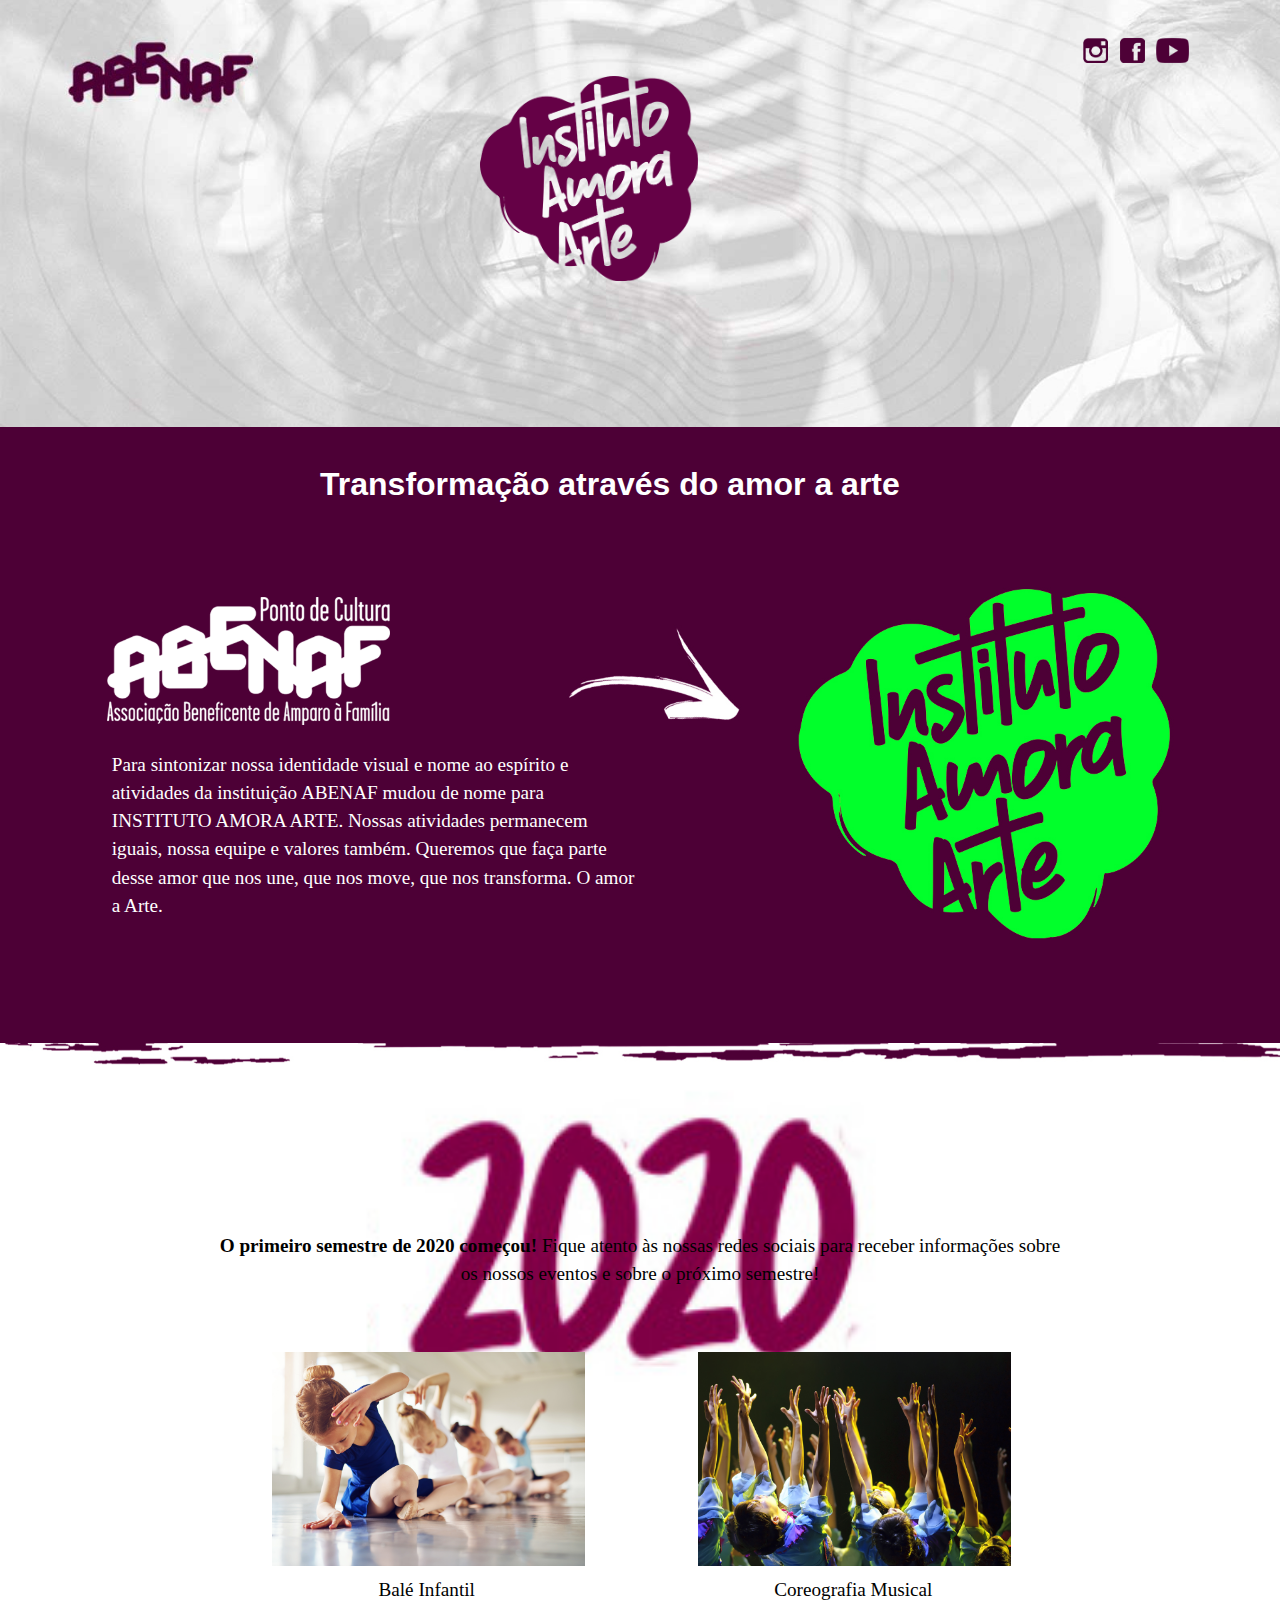
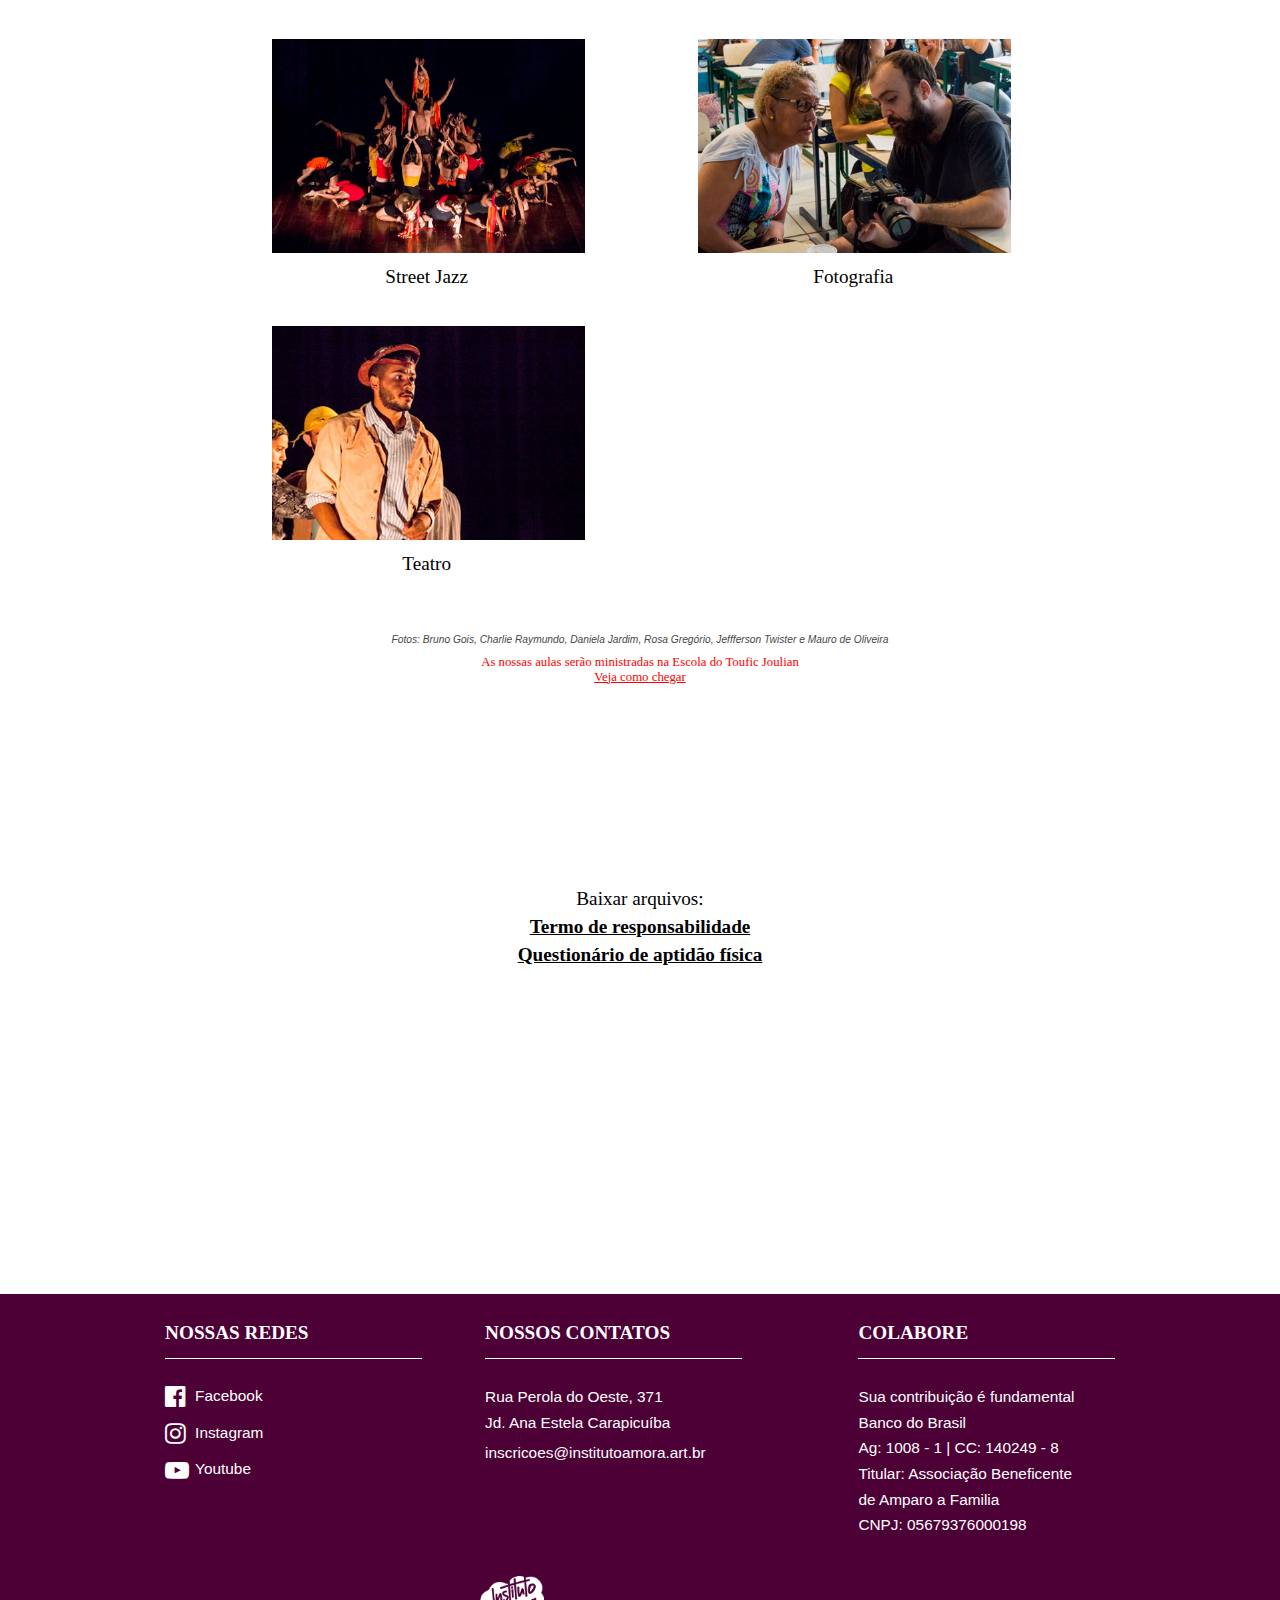
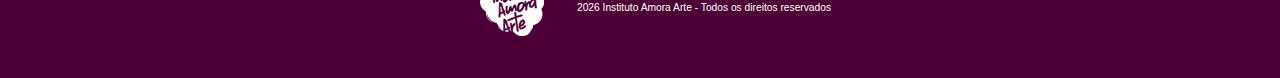
<file: index.html>
<html>

<head>
    <title>Inscrições 2020 Instituto Amora Arte</title>
    <meta charset="UTF-8" />
    <meta name="viewport" content="initial-scale=1.0">
</head>

<body>

    <link rel="stylesheet" href="css/grid.css" type="text/css" />
    <link rel="stylesheet" href="css/frontend.css" type="text/css" />
    <link rel="stylesheet" href="footer/footer-amora.css" type="text/css" />
    <link rel="stylesheet" href="header/header-amora.css" type="text/css" />
    <link rel="stylesheet" href="https://cdnjs.cloudflare.com/ajax/libs/font-awesome/4.7.0/css/font-awesome.min.css">

    <script src="http://ajax.googleapis.com/ajax/libs/jquery/1.10.2/jquery.min.js"></script>
    <script src="js/jquery.contenthover.js"></script>

    <div id="containerAmora">

        <amora-header></amora-header>

        <div class="blocoAmora" id="bloco02Amora">
            <h2 class="icol-desk-offset-06 icol-desk-0 icol-mb-offset-02 icol-mb-08">Transformação através do amor a arte
            </h2>
            <div class="logoAbenaf icol-desk-offset-02 icol-desk-06 icol-mb-offset-03 icol-mb-06"></div>
            <p class="icol-desk-offset-02 icol-desk-10 clearAmora icol-mb-offset-02 icol-mb-08 ">Para sintonizar nossa identidade visual e nome ao espírito e atividades da instituição ABENAF mudou de nome para INSTITUTO AMORA ARTE. Nossas atividades permanecem iguais, nossa equipe e valores também. Queremos que faça parte desse amor que
                nos une, que nos move, que nos transforma. O amor a Arte.</p>
        </div>

        <!-- <div class="blocoAmora" id="blocopdf">

			<span class="icol-desk-offset-03 icol-desk-18 icol-mb-offset-02 icol-mb-08 aviso">
				ATENÇÃO - DÉBITO AUTOMÁTICO<br>
				A forma de pagamento débito automático apresenta instabilidade. <br>Pedimos que deem preferência para as formas de pagamento *boleto e cartão de credito.
				Caso tenha dificuldades em gerar boleto ou tenha outra duvida encaminhe para contato@institutoamora.art.br
			</span><br>
			<br><br>

		</div> -->



        <div class="blocoAmora" id="bloco03Amora">
            <p class="icol-desk-offset-04 icol-desk-16 icol-mb-offset-02 icol-mb-08">
                <strong>O primeiro semestre de 2020 começou!</strong> Fique atento às nossas redes sociais para receber informações sobre os nossos eventos e sobre o próximo semestre!
                <!-- Conheça os cursos do 1º semestre de 2020. <br /><br /> As inscrições estarão abertas a partir do dia -->
                <!-- <strong>18 de janeiro</strong>, ao meio-dia, enquanto durarem as vagas.<br />  -->
                <!-- <span style="color:#503">
                    Já fez a sua matrícula e não conseguiu efetuar o pagamento? Gere seu boleto 
                    <strong>

                        <a href="https://inscricoes-amora-arte.herokuapp.com/pessoas/buscar_inscricao">aqui</a>
                    </strong>
                </span> -->
            </p>

            <!-- <div class="galeria icol-desk-offset-05 icol-desk-06 icol-mb-offset-02 icol-mb-08">
					<img id="demo" src="img/curso_01.jpg"  >
					<div class="contenthover ">
						<h5>O objetivo do curso de Cinema & TV II é levar o aluno a praticar o que aprendeu no Módulo I.</h5>
						<h3><a href="amora-cinema.html" class="mybutton">SAIBA MAIS</a></h3>
					</div>
					<h4 class="">Cinema & TV II</h4>
				</div> -->


            <!-- <div class="galeria icol-desk-offset-02 icol-desk-06 icol-mb-offset-02 icol-mb-08">
					<img id="demo2" src="img/curso_02.jpg"  />
					<div class="contenthover">
						<h5>Várias modalidades da dança como: ballet, jazz e ritmos urbanos , também proporciona uma ponte com outras linguagens</h5>
						<a href="amora-danca-contemporanea.html" class="mybutton">SAIBA MAIS</a>
					</div>
					<h4 class="">Dança Contemporânea</h4>
				</div> -->

            <div class="galeria icol-desk-offset-05 icol-desk-06 icol-mb-offset-02 icol-mb-08">
                <img id="demo2" src="img/curso_amostra_ballet_infantil.jpg" />
                <div class="contenthover">
                    <h5>Noções iniciais de balé para crianças de 6 a 10 anos</h5>
                    <a href="amora-ballet-infantil.html" class="mybutton">SAIBA MAIS</a>
                </div>
                <h4 class="">Balé Infantil</h4>
            </div>

            <div class="galeria icol-desk-offset-02 icol-desk-06 icol-mb-offset-02 icol-mb-08">
                <img id="demo" src="img/curso_amostra_coreo_musical.jpg">
                <div class="contenthover ">
                    <h5>Exercício de musicalidade, expressão corporal e trabalho em grupo através de coreografias inspiradas em musicais</h5>
                    <h3><a href="amora-coreografia-musical.html" class="mybutton">SAIBA MAIS</a></h3>
                </div>
                <h4 class="">Coreografia Musical</h4>
            </div>

            <div class="galeria icol-desk-offset-05 icol-desk-06 icol-mb-offset-02 icol-mb-08">
                <img id="demo5" src="img/curso_05.jpg" />
                <div class="contenthover">
                    <h5>O objetivo do curso de Street Jazz é levar aos alunos à dança e à educação corporal.</h5>
                    <h3><a href="amora-street-jazz.html" class="mybutton">SAIBA MAIS</a></h3>
                </div>
                <h4 class="">Street Jazz</h4>
            </div>
            <div class="galeria icol-desk-offset-02 icol-desk-06 icol-mb-offset-02 icol-mb-08">
                <img id="demo4" src="img/curso_04.jpg">
                <div class="contenthover  ">
                    <h5>O objetivo do curso de fotografia é levar aos alunos técnicas de manuseio da câmera fotográfica
                    </h5>
                    <h3><a href="amora-fotografia.html" class="mybutton">SAIBA MAIS</a></h3>
                </div>
                <h4 class="">Fotografia</h4>
            </div>

            <div class="galeria icol-desk-offset-05 icol-desk-06 icol-mb-offset-02 icol-mb-08">
                <img id="demo6" src="img/curso_06.jpg" />
                <div class="contenthover">
                    <h5>O objetivo do curso de Teatro é desenvolver nos alunos capacidades comunicacionais do ator</h5>
                    <h3><a href="amora-teatro.html" class="mybutton">SAIBA MAIS</a></h3>
                </div>
                <h4 class="">Teatro</h4>
            </div>

            <p class="legenda icol-desk-offset-04 icol-desk-16 icol-mb-offset-02 icol-mb-08"><i>Fotos: Bruno Gois,
                    Charlie Raymundo, Daniela Jardim, Rosa Gregório, Jeffferson Twister e Mauro de Oliveira</i></p>

            <h5 class="icol-desk-offset-02 icol-desk-20 icol-mb-offset-02 icol-mb-08">As nossas aulas serão ministradas na Escola do Toufic Joulian<a href="https://www.google.com/maps/dir//toufic+maps/data=!4m6!4m5!1m1!4e2!1m2!1m1!1s0x94cf01e913a31a95:0x16ff5ba6107a317a?ved=2ahUKEwi_2ZDGnN_fAhVHC5AKHW1HAAkQ9RcwEXoECAYQEA" target="_blank">Veja como chegar</a></h5>
            <p class="icol-desk-offset-04 icol-desk-16 icol-mb-offset-02 icol-mb-08">

                Baixar arquivos:
                <a href="http://inscricao.institutoamora.art.br/pdf/autorizacao_responsaveis.pdf" target="_blank">
                    <strong> Termo de responsabilidade</strong></a>

                <a href="http://inscricao.institutoamora.art.br/pdf/questionario_atividade_fisica.pdf" target="_blank"><strong> Questionário de aptidão física</strong></a>
            </p>
            <script src="header/header.js"></script>

            <script>
                $('#demo').contenthover({
                    overlay_background: '#430038',
                    overlay_opacity: 0.8,
                });

                $('#demo2').contenthover({
                    overlay_background: '#430038',
                    overlay_opacity: 0.8
                });

                $('#demo3').contenthover({
                    overlay_background: '#430038',
                    overlay_opacity: 0.8
                });

                $('#demo4').contenthover({
                    overlay_background: '#430038',
                    overlay_opacity: 0.8
                });

                $('#demo5').contenthover({
                    overlay_background: '#430038',
                    overlay_opacity: 0.8
                });

                $('#demo6').contenthover({
                    overlay_background: '#430038',
                    overlay_opacity: 0.8
                });
            </script>
        </div>

        <amora-footer></amora-footer>
        <script src="footer/footer.js"></script>
    </div>

</body>

</html>
</file>
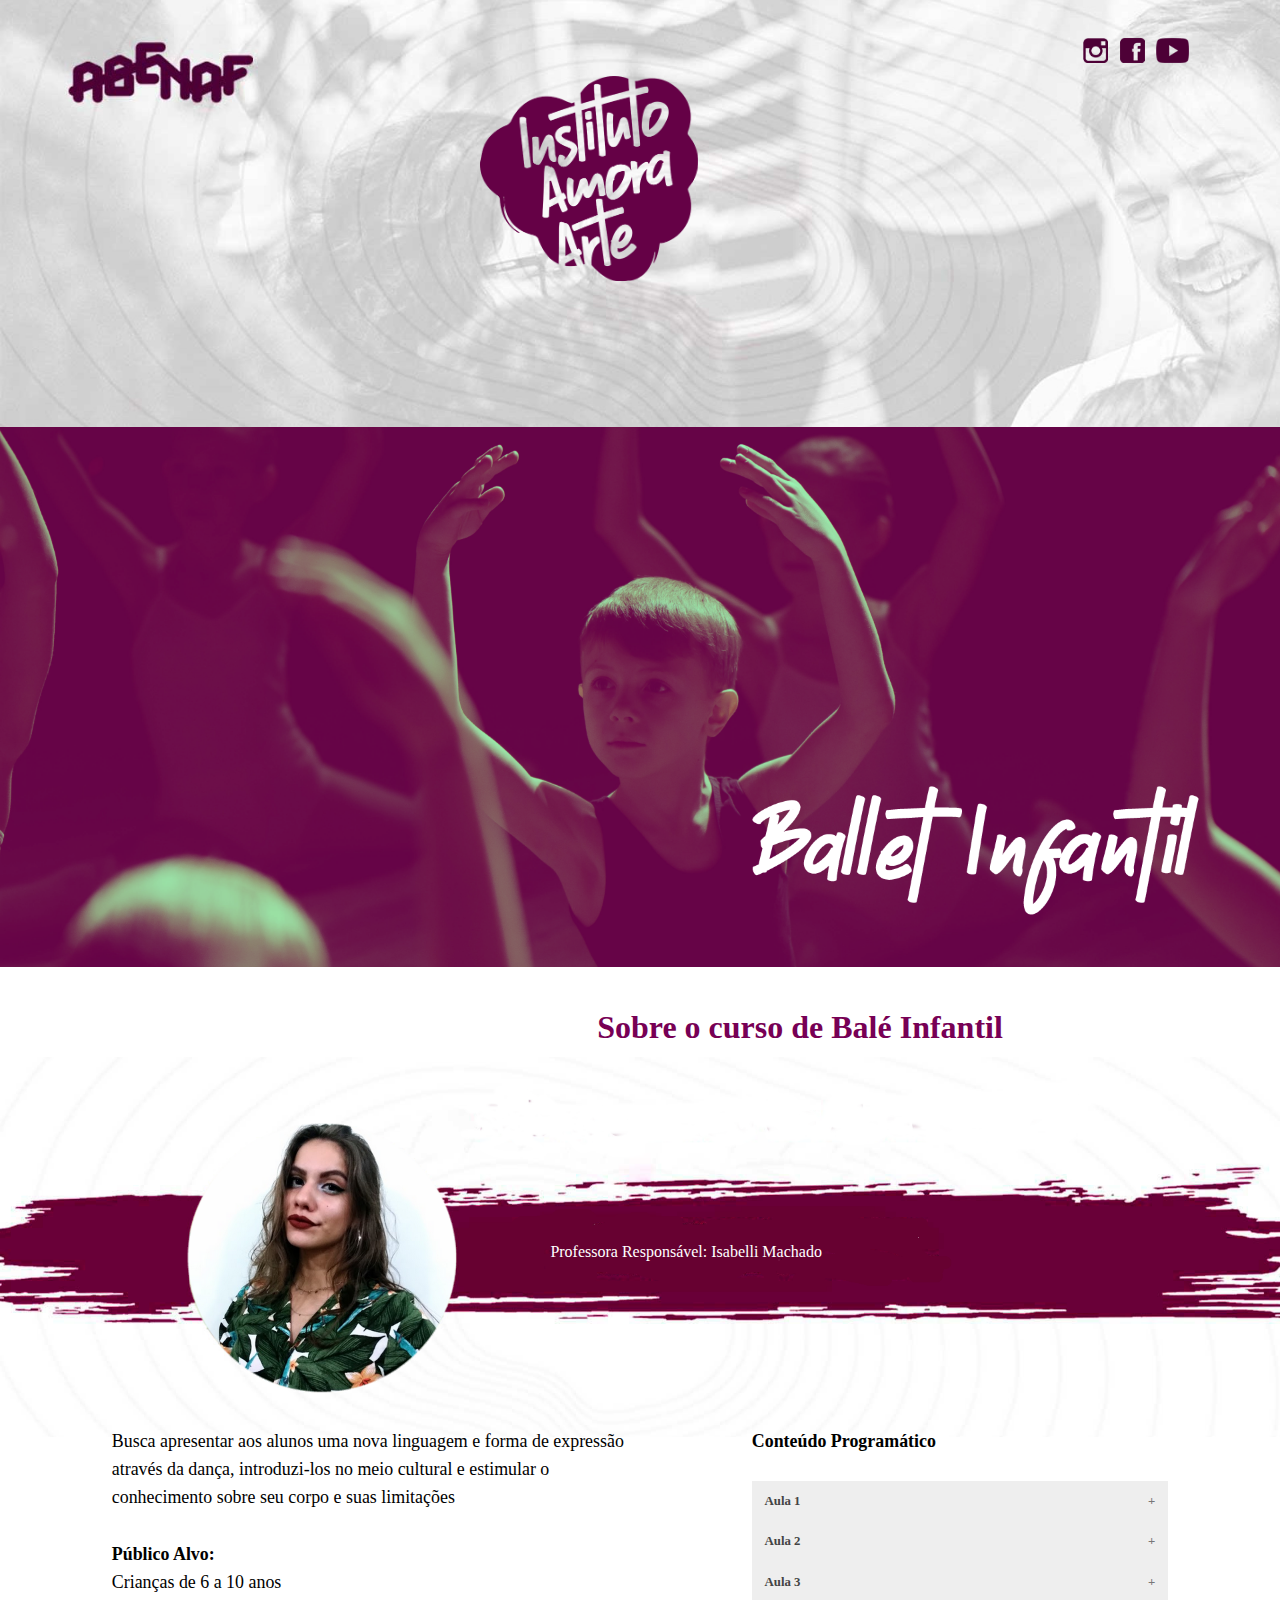
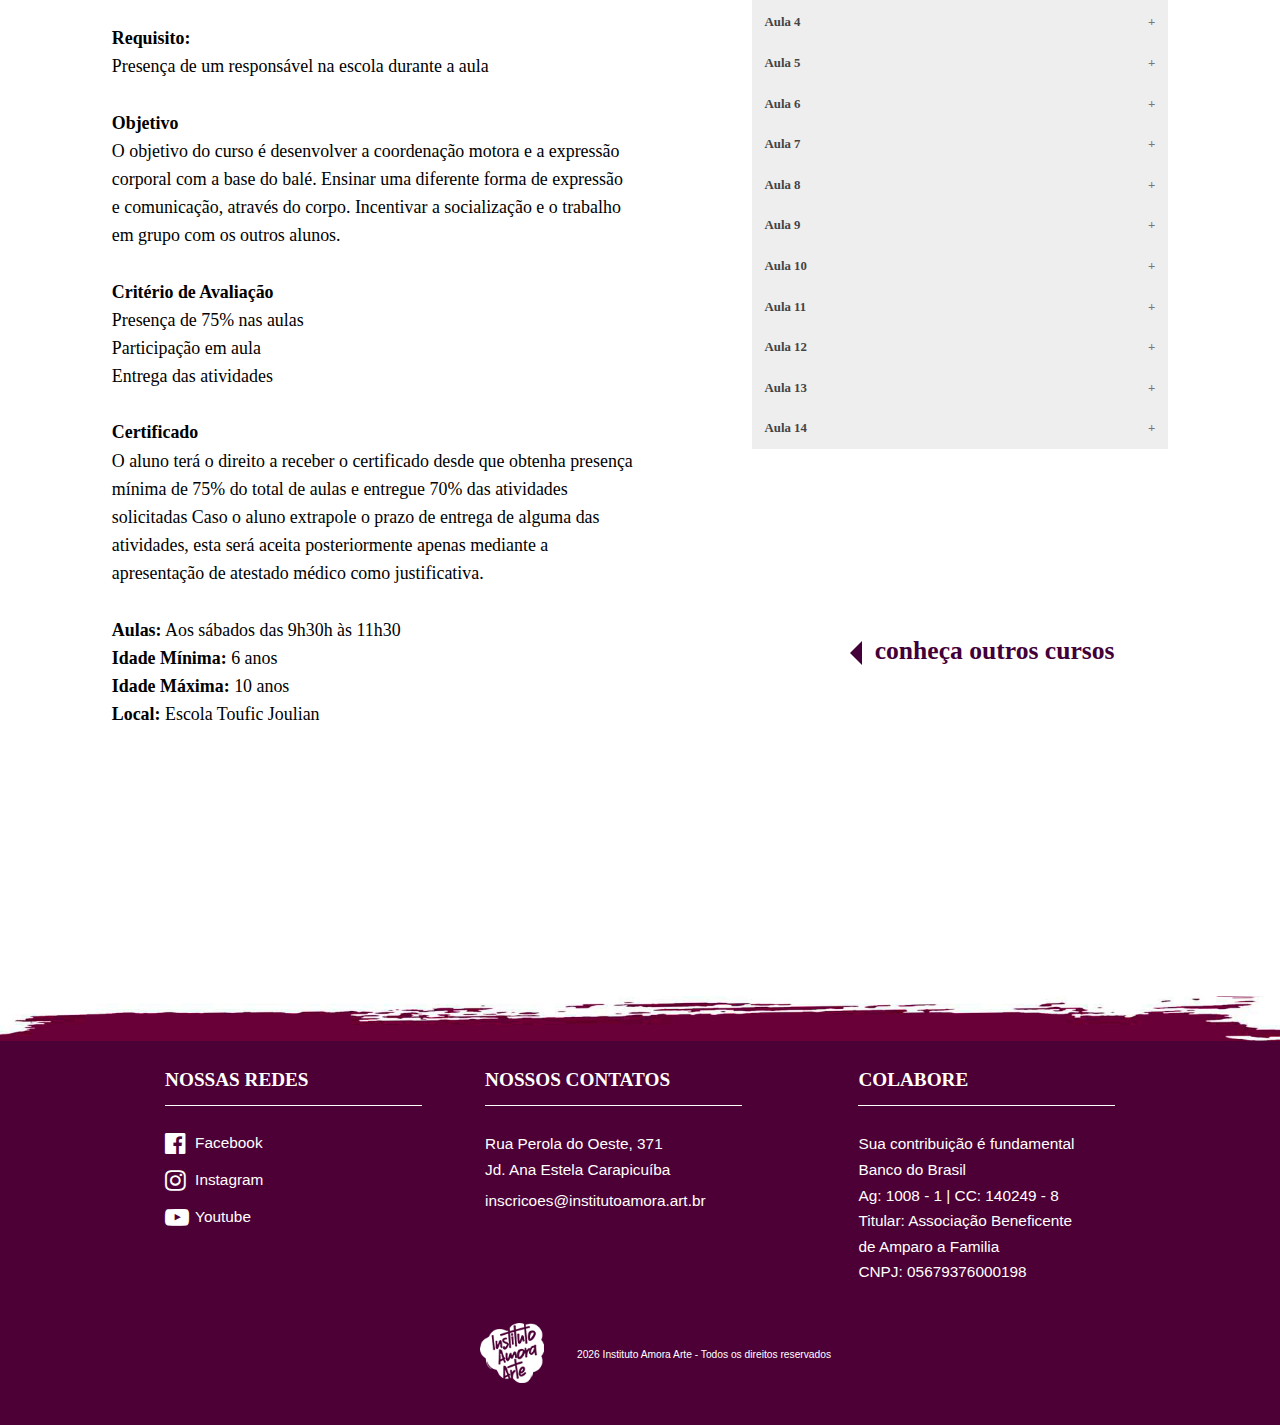
<file: amora-ballet-infantil.html>
<html>

<head>
    <title>Balé Infantil </title>
    <meta charset="UTF-8" />
    <meta name="viewport" content="initial-scale=1.0">
</head>

<body>

    <link rel="stylesheet" href="css/grid.css" type="text/css" />
    <link rel="stylesheet" href="css/frontend-ballet-infantil.css" type="text/css" />
    <link rel="stylesheet" href="header/header-amora.css" type="text/css" />
    <link rel="stylesheet" href="footer/footer-amora.css" type="text/css" />
    <link rel="stylesheet" href="https://cdnjs.cloudflare.com/ajax/libs/font-awesome/4.7.0/css/font-awesome.min.css">


    <script src="https://ajax.googleapis.com/ajax/libs/jquery/3.3.1/jquery.min.js"></script>
    <script src="js/jquery.contenthover.js"></script>

    <div id="containerAmora">

        <amora-header></amora-header>

        <div class="blocoAmora" id="bloco02Amora"></div>

        <div id="tituloBloco03">
            <h1>Sobre o curso de Balé Infantil</h1>
        </div>

        <div class="blocoAmora" id="bloco03Amora">
            <div class="professorResponsavel">
                <h4>Professora Responsável: Isabelli Machado</h4>
            </div>
            <h2 class="icol-desk-offset-02 icol-desk-10 icol-mb-offset-01 icol-mb-10"> Busca apresentar aos alunos uma nova linguagem e forma de expressão através da dança, introduzi-los no meio cultural e estimular o conhecimento sobre seu corpo e suas limitações
                <br><br>

                <strong>Público Alvo:</strong><br> Crianças de 6 a 10 anos
                <br><br>

                <strong>Requisito:</strong><br> Presença de um responsável na escola durante a aula
                <br><br>

                <strong>Objetivo</strong><br> O objetivo do curso é desenvolver a coordenação motora e a expressão corporal com a base do balé. Ensinar uma diferente forma de expressão e comunicação, através do corpo. Incentivar a socialização e o trabalho
                em grupo com os outros alunos.<br><br>

                <strong>Critério de Avaliação</strong><br> Presença de 75% nas aulas<br /> Participação em aula<br /> Entrega das atividades<br /><br />

                <strong>Certificado</strong><br> O aluno terá o direito a receber o certificado desde que obtenha presença mínima de 75% do total de aulas e entregue 70% das atividades solicitadas Caso o aluno extrapole o prazo de entrega de alguma das
                atividades, esta será aceita posteriormente apenas mediante a apresentação de atestado médico como justificativa.
                <br /><br />
                <strong>Aulas:</strong> Aos sábados das 9h30h às 11h30 <br>
                <strong>Idade Mínima:</strong> 6 anos<br>
                <strong>Idade Máxima:</strong> 10 anos<br>
                <strong>Local:</strong> Escola Toufic Joulian
            </h2>

            <div class="icol-desk-offset-02 icol-desk-08 icol-mb-offset-01 icol-mb-10 conteudo">

                <conteudo-programatico></conteudo-programatico>
                <script>
                    const listaDeAulas = [
                        'Apresentação e passos base: posições de pés.',
                        'Passos base: posições de braços',
                        'Passos base: movimentos de tronco',
                        'Passos base: pliés e battement tendu',
                        'Passos base: battement jete e grand battement',
                        'Passos base: Eleve e rond de jambe',
                        'Passos base: Saltos - Sotté e echappé',
                        'Passos base: Saltos - Changement e pas de chat',
                        'Passos base: giros simples ',
                        'Início do processo coreográfico',
                        'Ensaio',
                        'Ensaio',
                        'Ensaio',
                        'Ensaio'
                    ];
                </script>
                <script src="conteudo-programatico/conteudo-programatico.js"></script>

                <!-- <a href="https://inscricoes-amora-arte.herokuapp.com/pessoas?curso=Bal%C3%A9+Infantil">
                    <div class="botao icol-desk-offset-00 icol-desk-24 icol-mb-offset-00 icol-mb-10">Inscreva-se</div>
                </a> -->
                <a href="index.html">
                    <h3 class="icol-desk-offset-01 icol-desk-20">conheça outros cursos</h3>
                </a>

            </div>



        </div>
        <div class="footerBloco03Amora"></div>

        <amora-footer></amora-footer>
        <script src="footer/footer.js"></script>
    </div>
    <script src="header/header.js"></script>

</body>

</html>
</file>
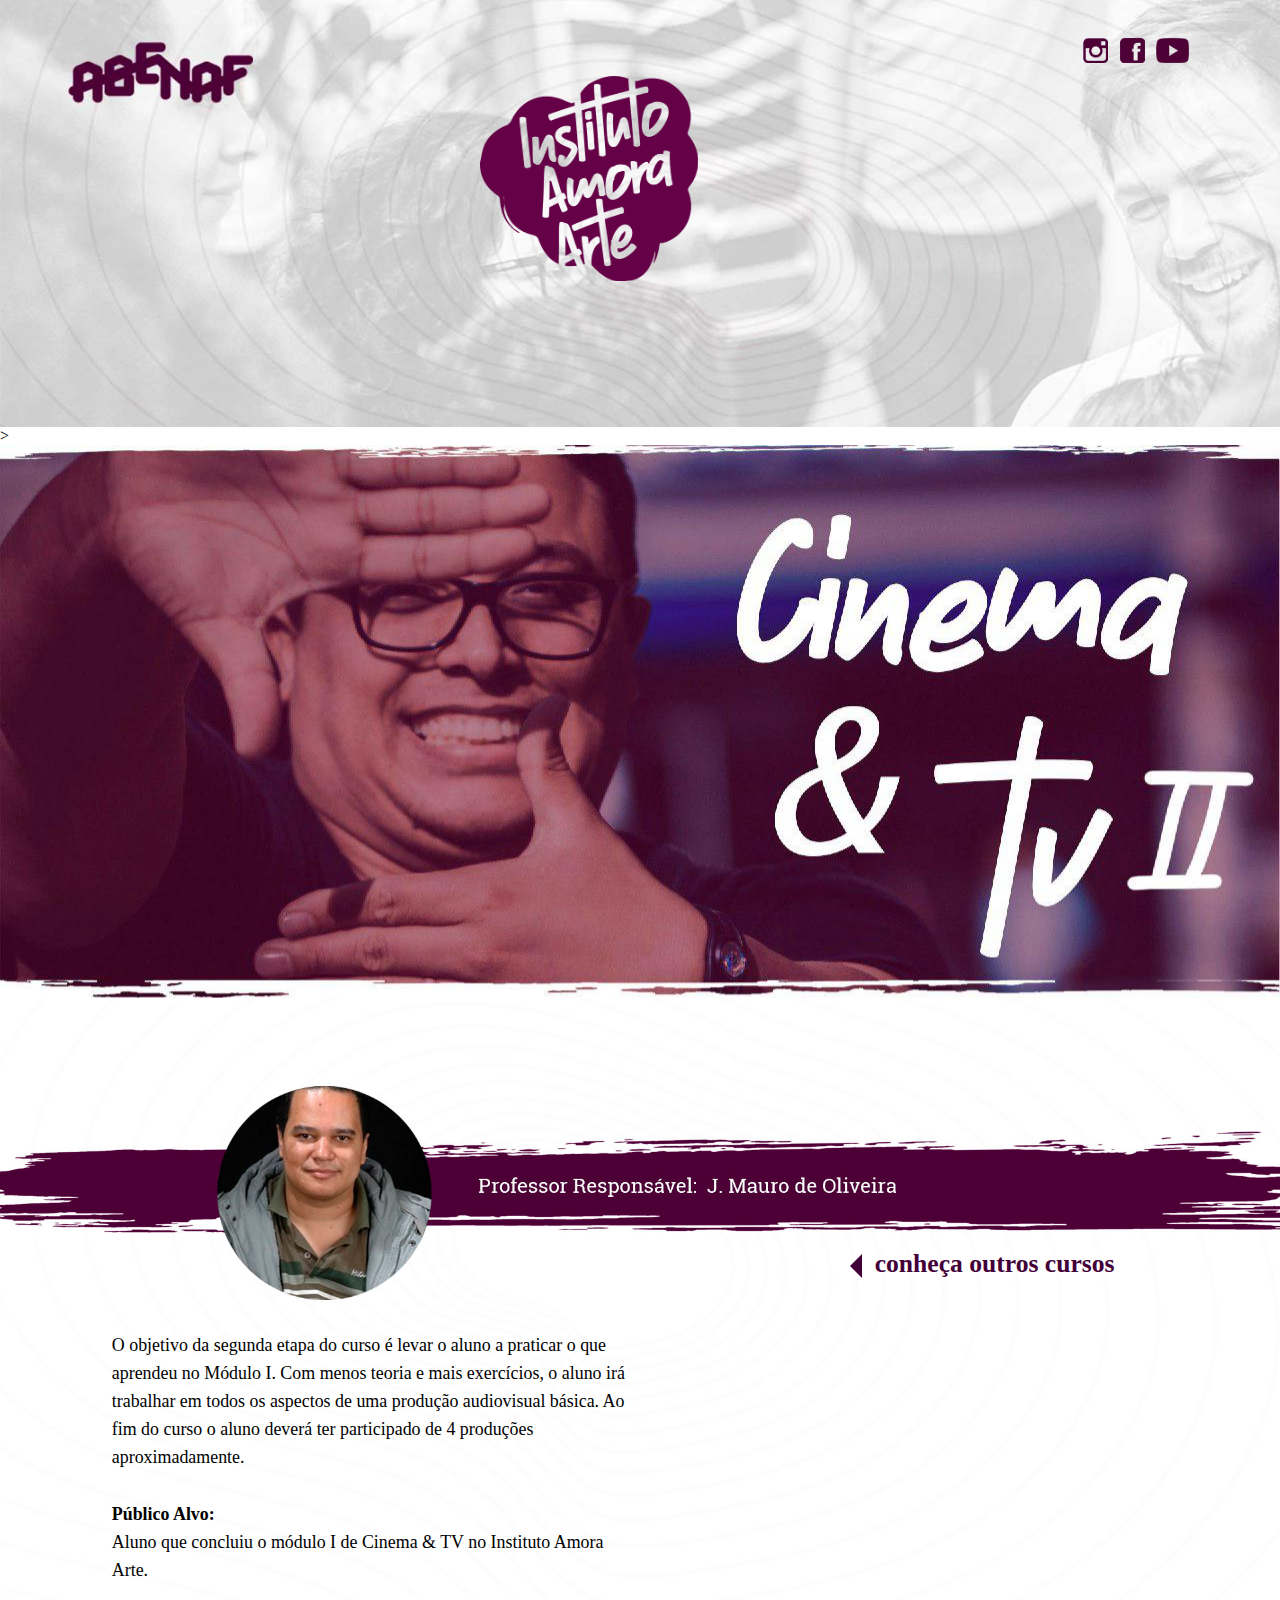
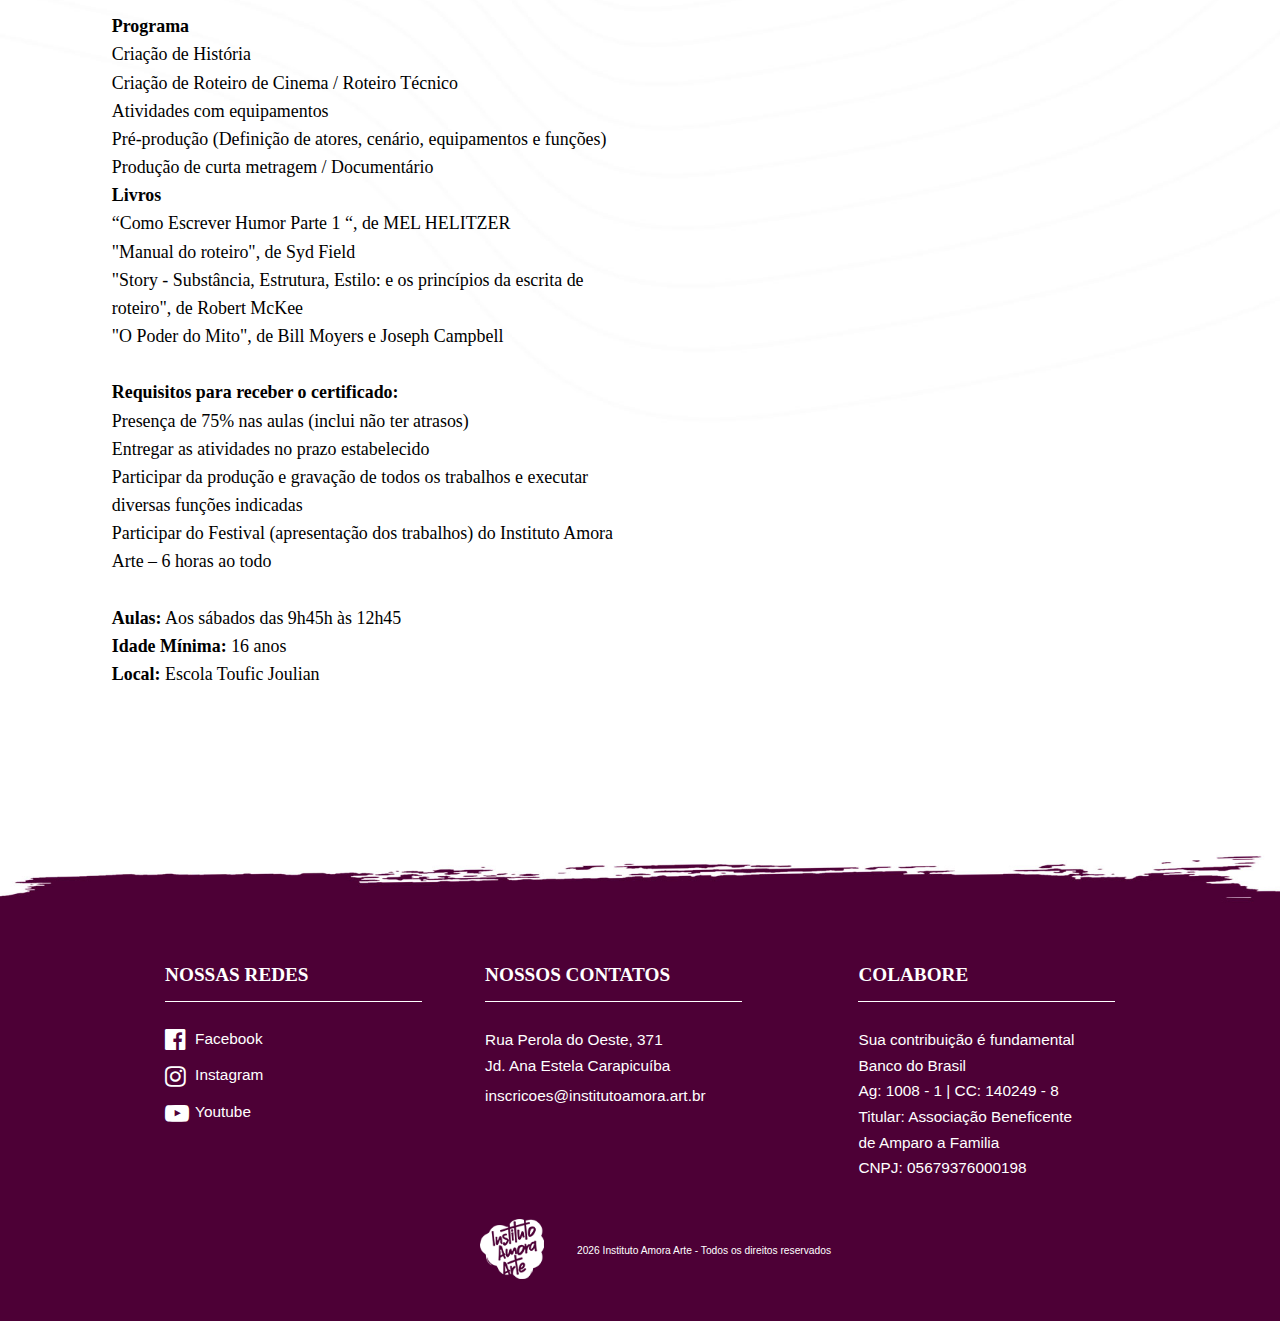
<file: amora-cinema.html>
<html>

<head>
    <title>Inscrições 2020 - Cinema e TV II </title>
    <meta charset="UTF-8" />
    <meta name="viewport" content="initial-scale=1.0">
</head>

<body>
    <link rel="stylesheet" href="css/grid.css" type="text/css" />
    <link rel="stylesheet" href="header/header-amora.css" type="text/css" />
    <link rel="stylesheet" href="footer/footer-amora.css" type="text/css" />
    <link rel="stylesheet" href="css/frontend-cinema.css" type="text/css" />
    <link rel="stylesheet" href="https://cdnjs.cloudflare.com/ajax/libs/font-awesome/4.7.0/css/font-awesome.min.css">

    <script src="https://ajax.googleapis.com/ajax/libs/jquery/3.3.1/jquery.min.js"></script>
    <script src="js/jquery.contenthover.js"></script>

    <div id="containerAmora">
        <amora-header></amora-header>>

        <div class="blocoAmora" id="bloco02Amora"></div>

        <div class="blocoAmora" id="bloco03Amora">
            <h2 class="icol-desk-offset-02 icol-desk-10 icol-mb-offset-02 icol-mb-08">
                O objetivo da segunda etapa do curso é levar o aluno a praticar o que aprendeu no Módulo I. Com menos teoria e mais exercícios, o aluno irá trabalhar em todos os aspectos de uma produção audiovisual básica. Ao fim do curso o aluno deverá ter participado
                de 4 produções aproximadamente.
                <br><br>

                <strong>Público Alvo:</strong><br> Aluno que concluiu o módulo I de Cinema & TV no Instituto Amora Arte.<br><br>

                <strong>Programa</strong><br> Criação de História<br> Criação de Roteiro de Cinema / Roteiro Técnico<br> Atividades com equipamentos<br> Pré-produção (Definição de atores, cenário, equipamentos e funções)<br> Produção de curta metragem
                / Documentário<br>

                <strong>Livros</strong><br> “Como Escrever Humor Parte 1 “, de MEL HELITZER <br> "Manual do roteiro", de Syd Field <br> "Story - Substância, Estrutura, Estilo: e os princípios da escrita de roteiro", de Robert McKee <br> "O Poder do Mito",
                de Bill Moyers e Joseph Campbell
                <br><br>

                <strong>Requisitos para receber o certificado:</strong><br> Presença de 75% nas aulas (inclui não ter atrasos)<br> Entregar as atividades no prazo estabelecido<br> Participar da produção e gravação de todos os trabalhos e executar diversas
                funções indicadas<br> Participar do Festival (apresentação dos trabalhos) do Instituto Amora Arte – 6 horas ao todo<br><br>

                <strong>Aulas:</strong> Aos sábados das 9h45h às 12h45 <br>
                <strong>Idade Mínima:</strong> 16 anos<br>
                <strong>Local:</strong> Escola Toufic Joulian
            </h2>

            <div class="icol-desk-offset-02 icol-desk-08 icol-mb-offset-02 icol-mb-08 conteudo">

                <!-- <a href="https://inscricoes-amora-arte.herokuapp.com/pessoas?curso=Cinema+%26+TV"><div class="botao icol-desk-offset-00 icol-desk-24 icol-mb-offset-00 icol-mb-10">Inscreva-se</div></a> -->

                <a href="index.html">
                    <h3 class="icol-desk-offset-01 icol-desk-20">conheça outros cursos</h3>
                </a>

                <script>
                    var acc = document.getElementsByClassName("accordion");
                    var i;

                    for (i = 0; i < acc.length; i++) {
                        acc[i].addEventListener("click", function() {
                            this.classList.toggle("active");
                            var panel = this.nextElementSibling;
                            if (panel.style.maxHeight) {
                                panel.style.maxHeight = null;
                            } else {
                                panel.style.maxHeight = panel.scrollHeight + "px";
                            }
                        });
                    }
                </script>
            </div>
        </div>

        <amora-footer></amora-footer>
        <script src="footer/footer.js"></script>
    </div>
    <script src="header/header.js"></script>

</body>

</html>
</file>
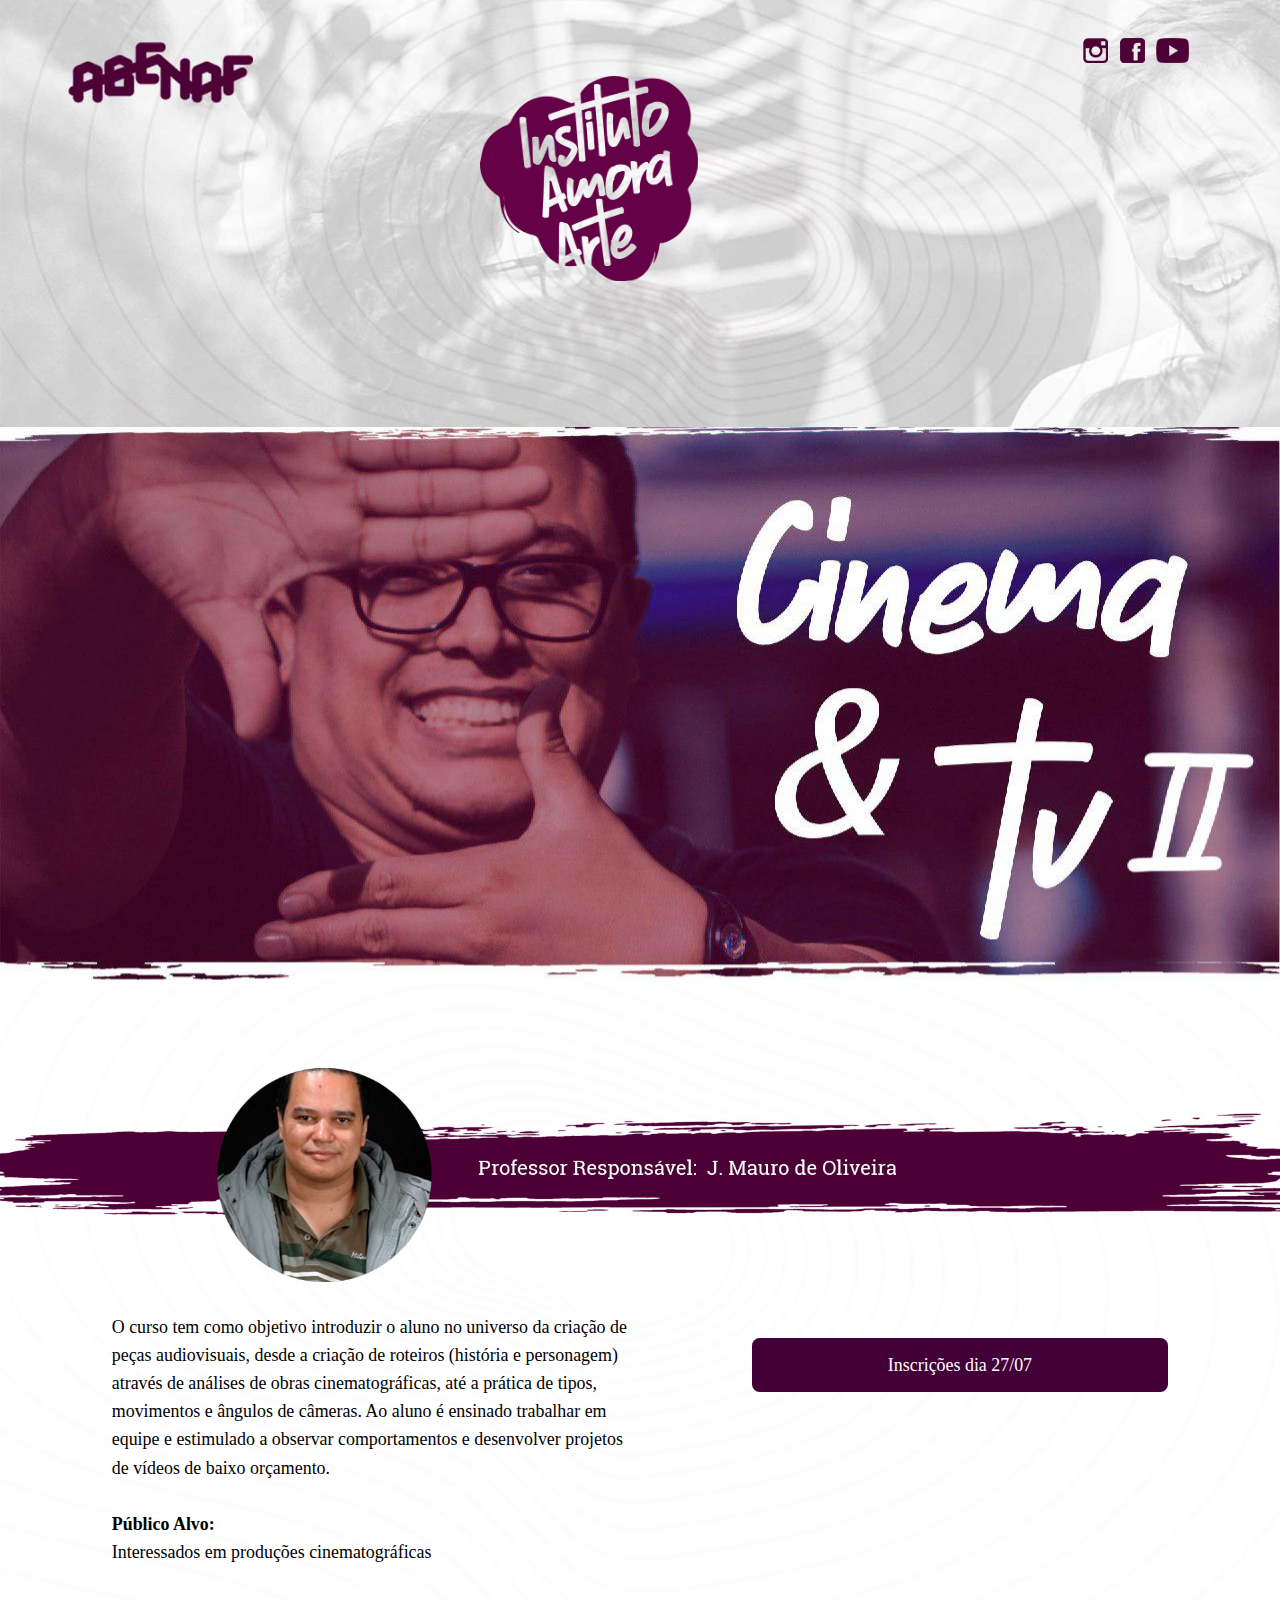
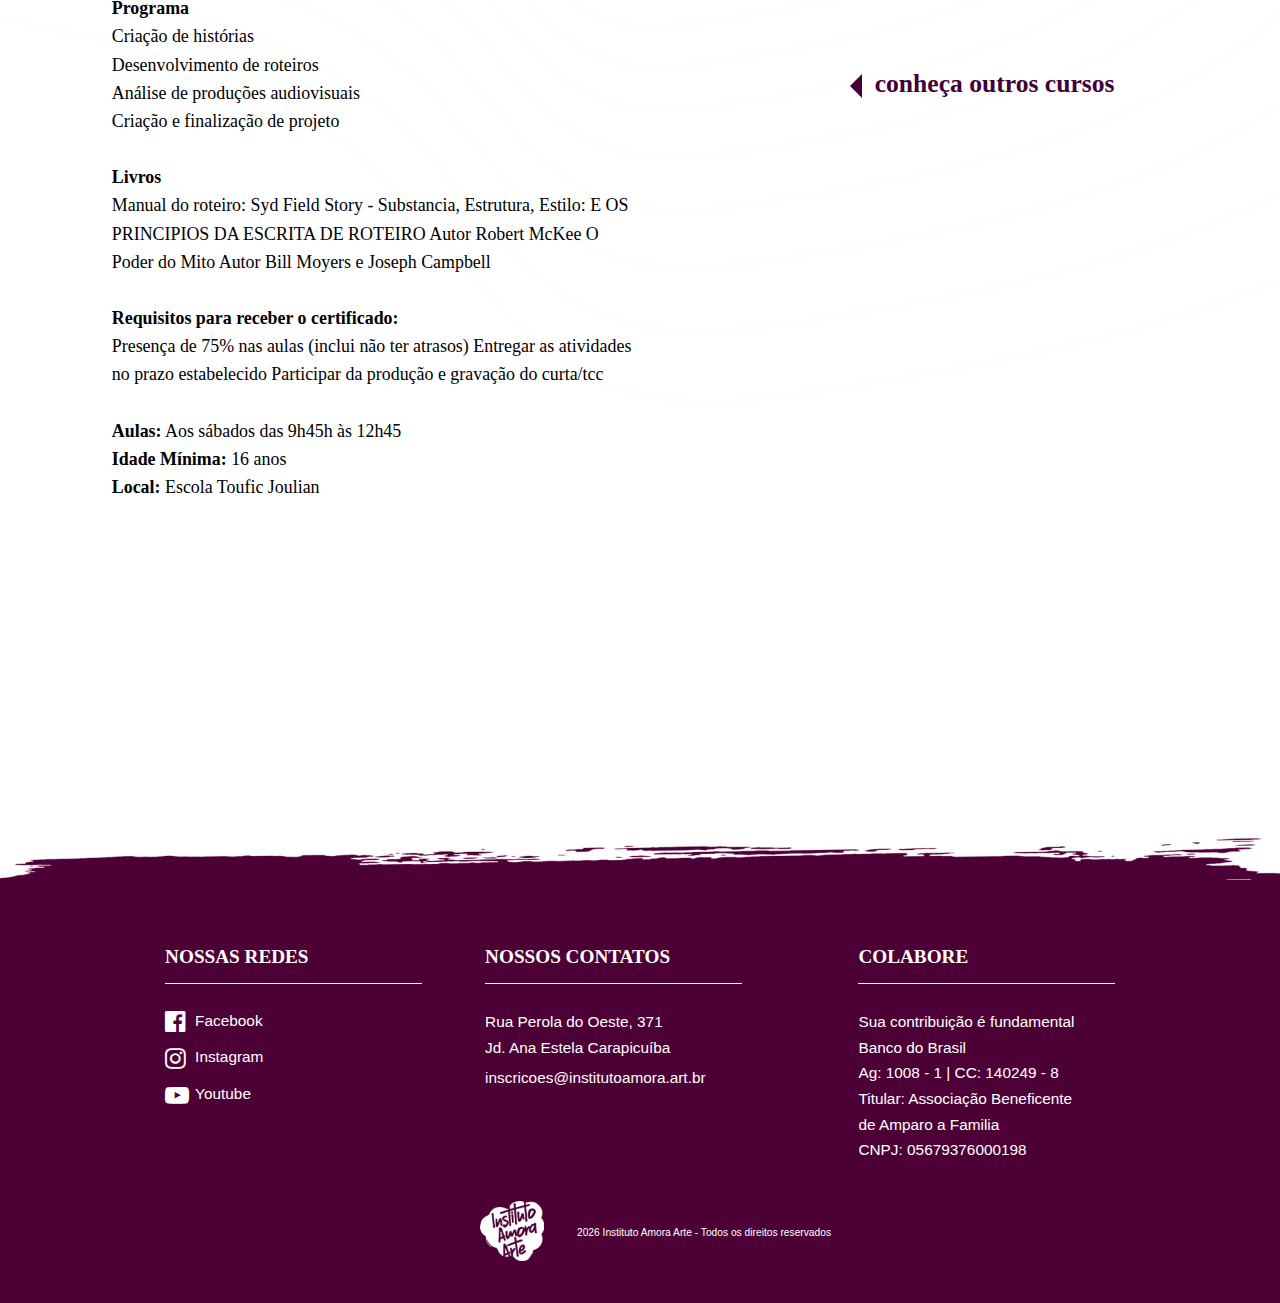
<file: amora-cinema1.html>
<html>

<head>
    <title>Inscrições 2020 - Cinema </title>
    <meta charset="UTF-8" />
    <meta name="viewport" content="initial-scale=1.0">
</head>

<body>

    <link rel="stylesheet" href="css/grid.css" type="text/css" />
    <link rel="stylesheet" href="header/header-amora.css" type="text/css" />
    <link rel="stylesheet" href="footer/footer-amora.css" type="text/css" />
    <link rel="stylesheet" href="css/frontend-cinema.css" type="text/css" />
    <link rel="stylesheet" href="https://cdnjs.cloudflare.com/ajax/libs/font-awesome/4.7.0/css/font-awesome.min.css">


    <script src="https://ajax.googleapis.com/ajax/libs/jquery/3.3.1/jquery.min.js"></script>
    <script src="js/jquery.contenthover.js"></script>

    <div id="containerAmora">

        <amora-header></amora-header>

        <div class="blocoAmora" id="bloco02Amora"></div>

        <div class="blocoAmora" id="bloco03Amora">

            <h2 class="icol-desk-offset-02 icol-desk-10 icol-mb-offset-02 icol-mb-08"> O curso tem como objetivo introduzir o aluno no universo da criação de peças audiovisuais, desde a criação de roteiros (história e personagem) através de análises de obras cinematográficas, até a prática de tipos, movimentos e ângulos de câmeras.
                Ao aluno é ensinado trabalhar em equipe e estimulado a observar comportamentos e desenvolver projetos de vídeos de baixo orçamento.<br><br>

                <strong>Público Alvo:</strong><br> Interessados em produções cinematográficas<br><br>

                <strong>Programa</strong><br> Criação de histórias<br> Desenvolvimento de roteiros<br> Análise de produções audiovisuais<br> Criação e finalização de projeto<br><br>

                <strong>Livros</strong><br> Manual do roteiro: Syd Field Story - Substancia, Estrutura, Estilo: E OS PRINCIPIOS DA ESCRITA DE ROTEIRO Autor Robert McKee O Poder do Mito Autor Bill Moyers e Joseph Campbell<br><br>

                <strong>Requisitos para receber o certificado:</strong><br> Presença de 75% nas aulas (inclui não ter atrasos) Entregar as atividades no prazo estabelecido Participar da produção e gravação do curta/tcc <br><br>

                <strong>Aulas:</strong> Aos sábados das 9h45h às 12h45 <br>
                <strong>Idade Mínima:</strong> 16 anos<br>
                <strong>Local:</strong> Escola Toufic Joulian
            </h2>

            <div class="icol-desk-offset-02 icol-desk-08 icol-mb-offset-02 icol-mb-08 conteudo">
                <!-- <a href="https://inscricoes-amora-arte.herokuapp.com/pessoas?curso=Cinema+%26+TV"><div class="botao icol-desk-offset-00 icol-desk-24 icol-mb-offset-00 icol-mb-10">Inscreva-se</div></a> -->

                <div class="botao icol-desk-offset-00 icol-desk-24 icol-mb-offset-00 icol-mb-10">Inscrições dia 27/07</div>
                <a href="index.html">
                    <h3 class="icol-desk-offset-01 icol-desk-20">conheça outros cursos</h3>
                </a>

                <script>
                    var acc = document.getElementsByClassName("accordion");
                    var i;

                    for (i = 0; i < acc.length; i++) {
                        acc[i].addEventListener("click", function() {
                            this.classList.toggle("active");
                            var panel = this.nextElementSibling;
                            if (panel.style.maxHeight) {
                                panel.style.maxHeight = null;
                            } else {
                                panel.style.maxHeight = panel.scrollHeight + "px";
                            }
                        });
                    }
                </script>
            </div>



        </div>

        <amora-footer></amora-footer>
        <script src="footer/footer.js"></script>
    </div>
    <script src="header/header.js"></script>

</body>

</html>
</file>
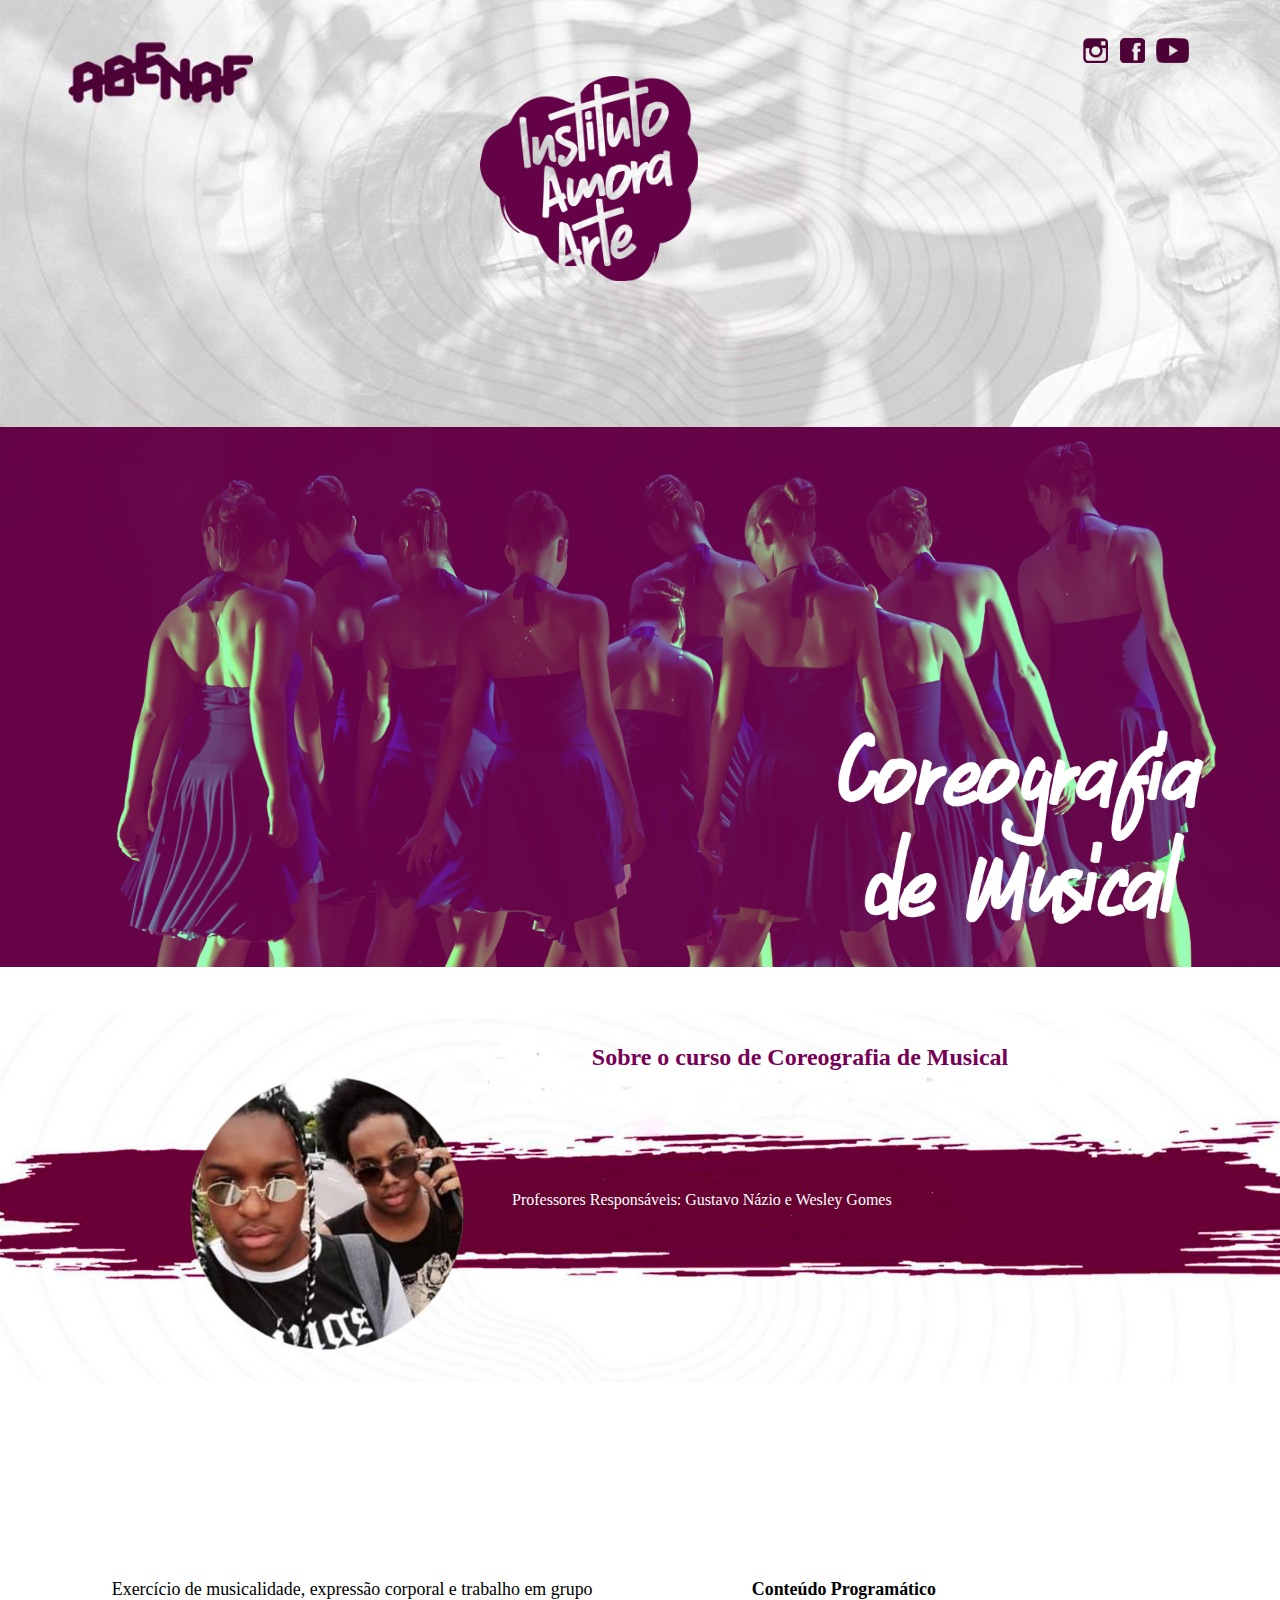
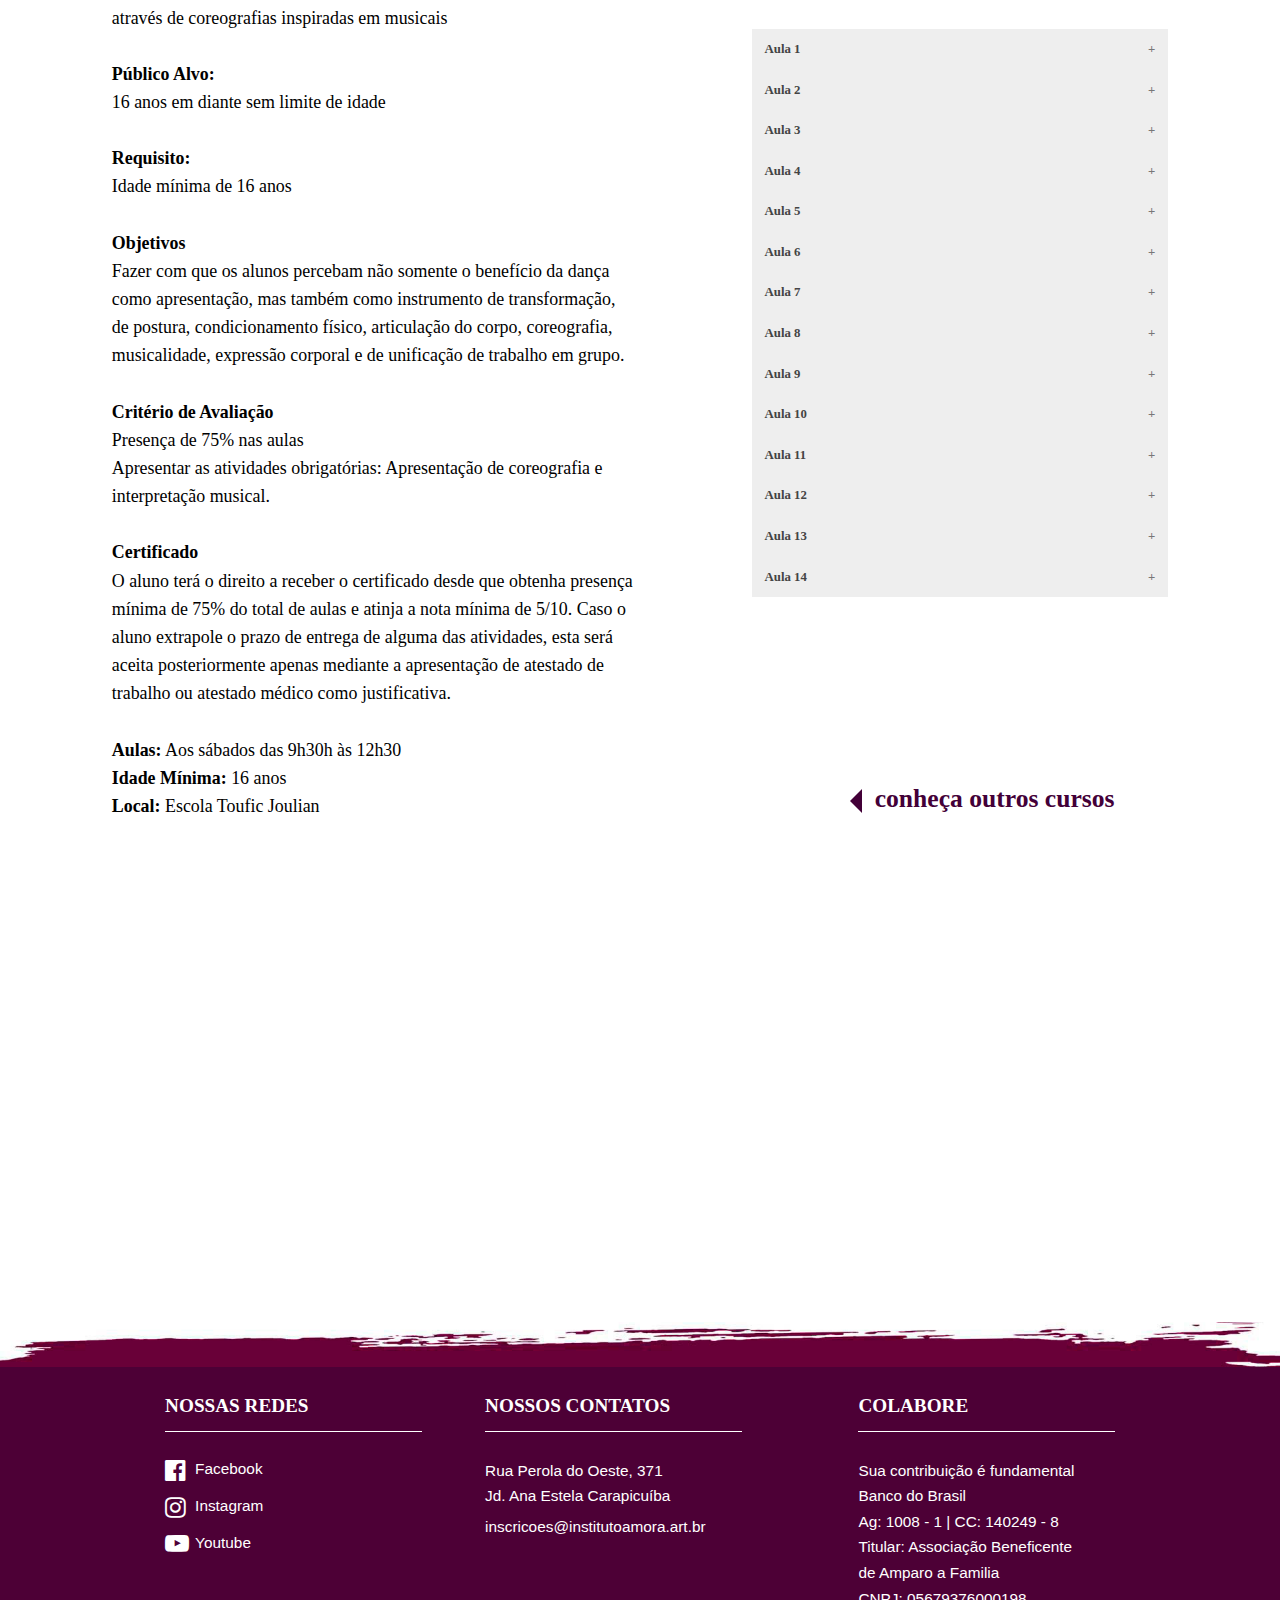
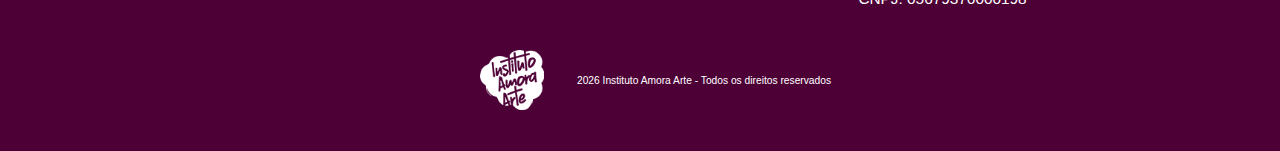
<file: amora-coreografia-musical.html>
<html>

<head>
    <title>Coreografia Musical</title>
    <meta charset="UTF-8" />
    <meta name="viewport" content="initial-scale=1.0">
</head>

<body>
    <link rel="stylesheet" href="css/grid.css" type="text/css" />
    <link rel="stylesheet" href="css/frontend-coreografia-musical.css" type="text/css" />
    <link rel="stylesheet" href="https://cdnjs.cloudflare.com/ajax/libs/font-awesome/4.7.0/css/font-awesome.min.css">

    <script src="https://ajax.googleapis.com/ajax/libs/jquery/3.3.1/jquery.min.js"></script>
    <script src="js/jquery.contenthover.js"></script>

    <div id="containerAmora">

        <amora-header></amora-header>
        <script src="header/header.js"></script>

        <div class="blocoAmora" id="bloco02Amora"></div>

        <script>
            var professores = "Professores Responsáveis: Gustavo Názio e Wesley Gomes"
            var curso = "Coreografia de Musical"
            var backgroundImage = "./img/amora_coreografia-musical_bloco03.jpg"
        </script>
        <amora-header-curso></amora-header-curso>
        <script src="header-curso/header-curso.js"></script>

        <div class="blocoAmora" id="bloco03Amora">
            <h2 class="icol-desk-offset-02 icol-desk-10 icol-mb-offset-01 icol-mb-10"> Exercício de musicalidade, expressão corporal e trabalho em grupo através de coreografias inspiradas em musicais
                <br><br>

                <strong>Público Alvo:</strong><br> 16 anos em diante sem limite de idade
                <br><br>

                <strong>Requisito:</strong><br> Idade mínima de 16 anos
                <br><br>

                <strong>Objetivos</strong><br> Fazer com que os alunos percebam não somente o benefício da dança como apresentação, mas também como instrumento de transformação, de postura, condicionamento físico, articulação do corpo, coreografia, musicalidade,
                expressão corporal e de unificação de trabalho em grupo.<br><br>

                <strong>Critério de Avaliação</strong><br> Presença de 75% nas aulas<br /> Apresentar as atividades obrigatórias: Apresentação de coreografia e interpretação musical.<br /><br />

                <strong>Certificado</strong><br> O aluno terá o direito a receber o certificado desde que obtenha presença mínima de 75% do total de aulas e atinja a nota mínima de 5/10. Caso o aluno extrapole o prazo de entrega de alguma das atividades,
                esta será aceita posteriormente apenas mediante a apresentação de atestado de trabalho ou atestado médico como justificativa. <br /><br />
                <strong>Aulas:</strong> Aos sábados das 9h30h às 12h30 <br>
                <strong>Idade Mínima:</strong> 16 anos<br>
                <strong>Local:</strong> Escola Toufic Joulian
            </h2>

            <!-- 	<div class="redesAmora icol-desk-offset-02 icol-desk-07">
				<a href="https://www.facebook.com/jmauropontoarte" target="_blank"  class="icones icone01"> <p class="icones_textos">fran</p></a>
				<a href="https://www.instagram.com/mauro.arte/" target="_blank"  class="icones icone02"> <p class="icones_textos02">fran</p></a>
				<a href="img/icon_facebook.png" target="_blank" download  class="icones icone03"> <p class="icones_textos03">Currículo</p></a>
			</div> -->


            <div class="icol-desk-offset-02 icol-desk-08 icol-mb-offset-01 icol-mb-10 conteudo">

                <conteudo-programatico></conteudo-programatico>
                <script>
                    const listaDeAulas = [
                        'Apresentação e objetivos do curso',
                        'Prática de desfile e coreografia pop',
                        'Prática de desfile com sequência coreográfica e improviso',
                        'Sequência coreográfica',
                        'Objetivo, obstáculo, parada e transição',
                        'Exercícios',
                        'Início da coreografia para a formatura',
                        'Teoria sobre musical e técnicas de improvisação',
                        'Continuação da coreografia para a formatura',
                        'Apresentação interpretação de musica',
                        'Ensaio',
                        'Ensaio',
                        'Ensaio e técnicas de troca de roupa cronometrada',
                        'Ensaio'
                    ];
                </script>
                <script src="conteudo-programatico/conteudo-programatico.js"></script>
                <!-- 
                <a href="https://inscricoes-amora-arte.herokuapp.com/pessoas?curso=Coreografia+Musical">
                    <div class="botao icol-desk-offset-00 icol-desk-24 icol-mb-offset-00 icol-mb-10">Inscreva-se</div>
                </a> -->
                <a href="index.html">
                    <h3 class="icol-desk-offset-01 icol-desk-20">conheça outros cursos</h3>
                </a>

            </div>
        </div>
        <div class="footerBloco03Amora"></div>

        <amora-footer></amora-footer>
        <script src="footer/footer.js"></script>
    </div>

</body>

</html>
</file>
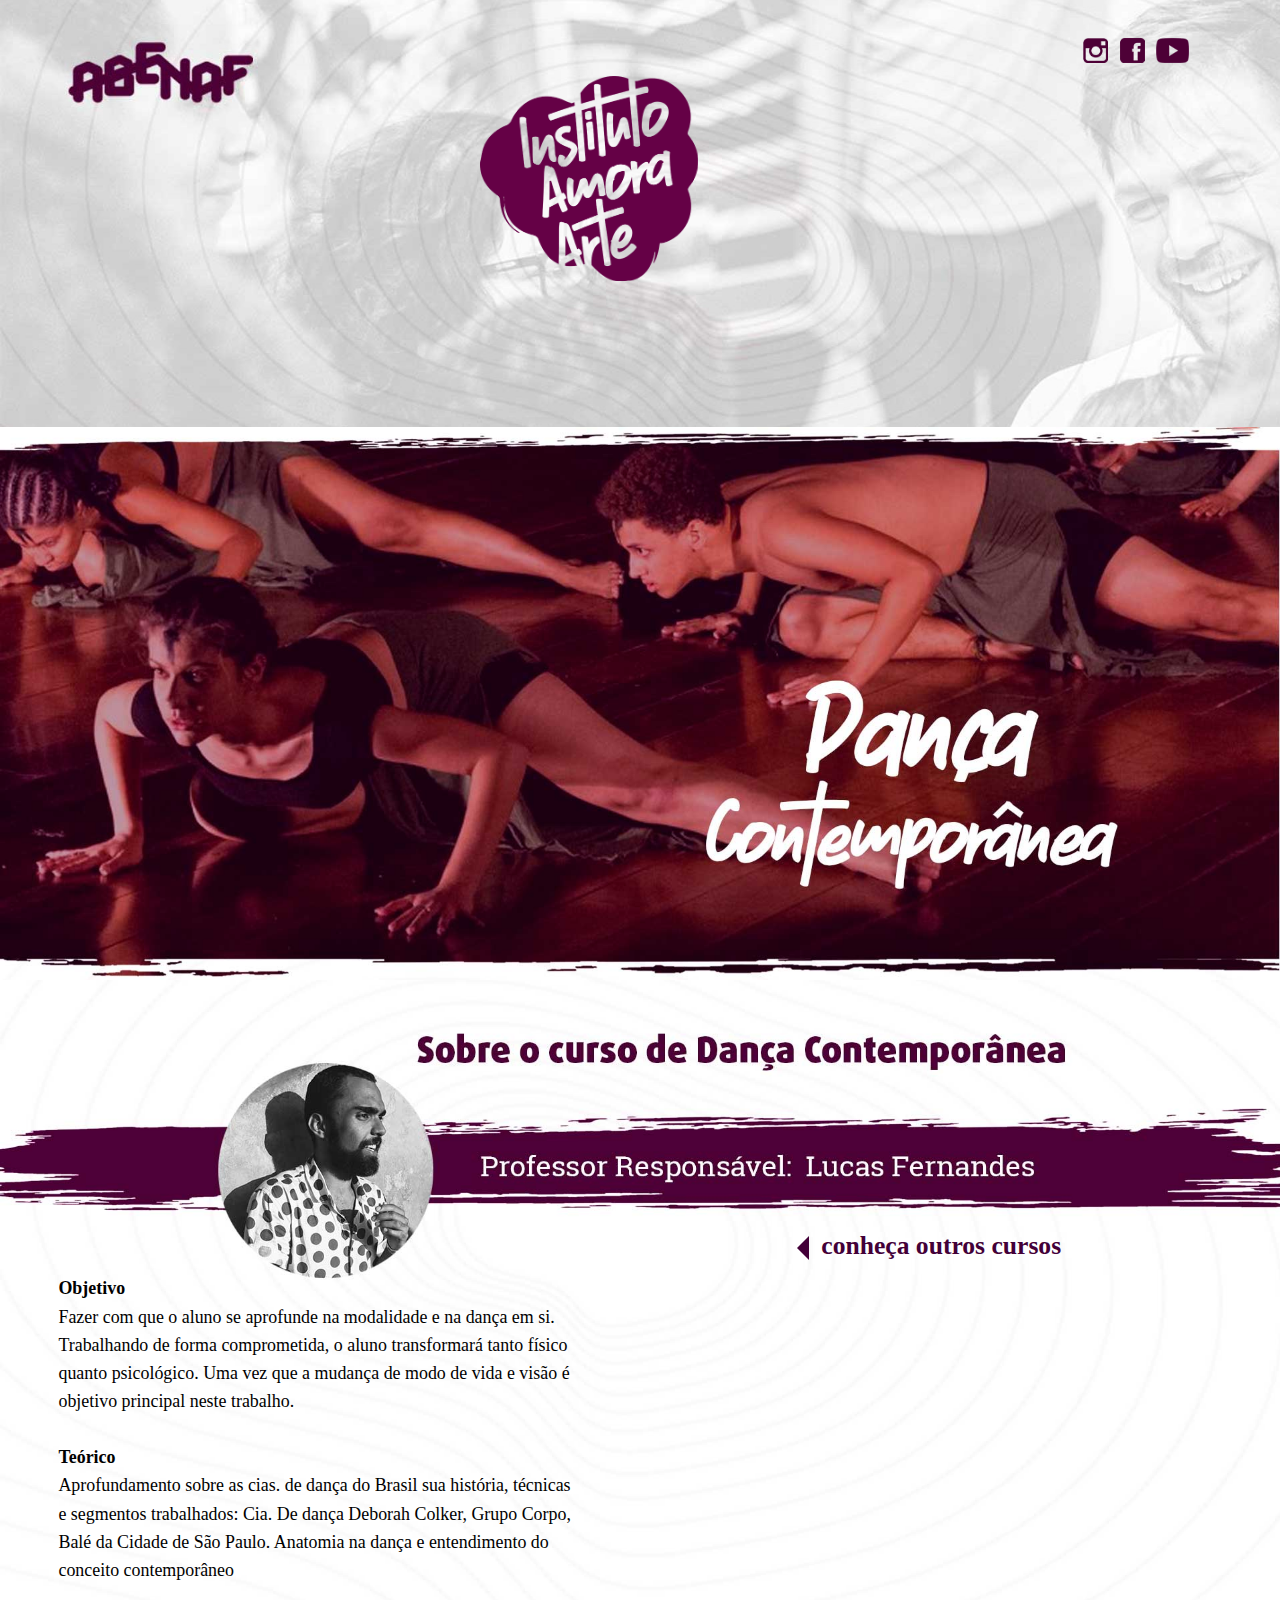
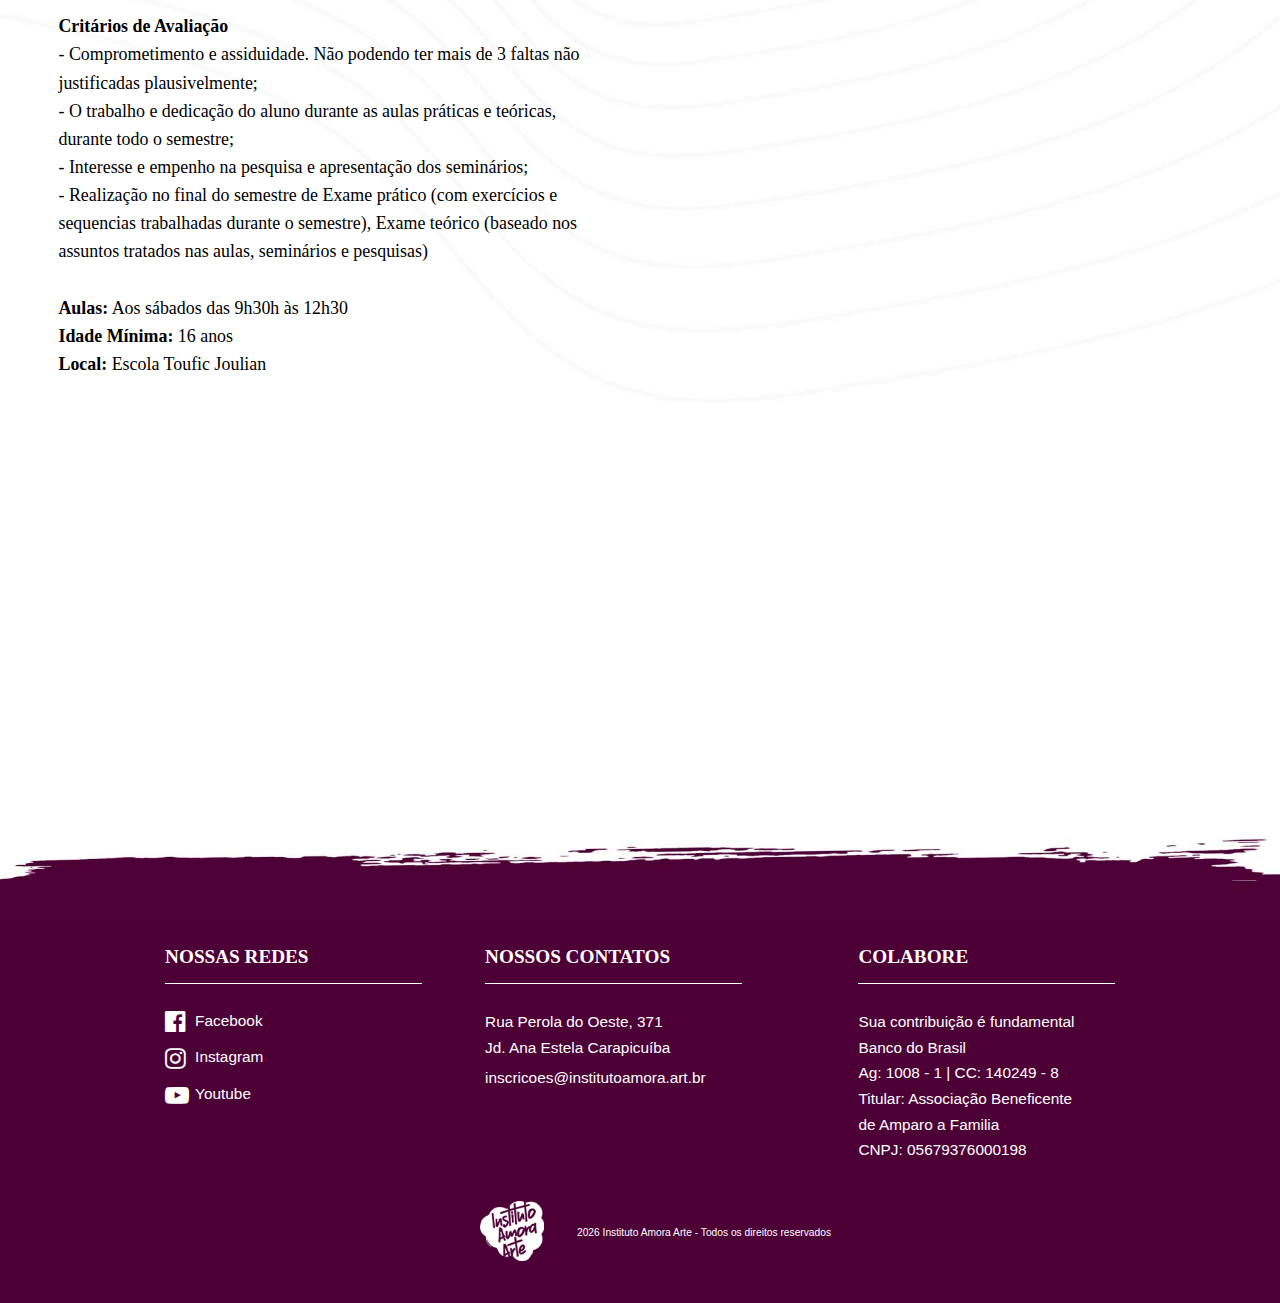
<file: amora-danca-contemporanea.html>
<html>

<head>
    <title>Inscrições 2020 - Contemporânea </title>
    <meta charset="UTF-8" />
    <meta name="viewport" content="initial-scale=1.0">
</head>

<body>

    <link rel="stylesheet" href="css/grid.css" type="text/css" />
    <link rel="stylesheet" href="header/header-amora.css" type="text/css" />
    <link rel="stylesheet" href="footer/footer-amora.css" type="text/css" />
    <link rel="stylesheet" href="css/frontend-danca-contemporanea.css" type="text/css" />

    <script src="https://ajax.googleapis.com/ajax/libs/jquery/3.3.1/jquery.min.js"></script>
    <script src="js/jquery.contenthover.js"></script>
    <link rel="stylesheet" href="https://cdnjs.cloudflare.com/ajax/libs/font-awesome/4.7.0/css/font-awesome.min.css">


    <div id="containerAmora">

        <amora-header></amora-header>

        <div class="blocoAmora" id="bloco02Amora"></div>

        <div class="blocoAmora" id="bloco03Amora">

            <!-- <a href="https://www.facebook.com/jmauropontoarte" target="_blank"  class="icones icone01"> <p class="icones_textos">mauro.arte</p></a>
			<a href="https://www.instagram.com/mauro.arte/" target="_blank"  class="icones icone02"> <p class="icones_textos02">mauro.arte</p></a>
			<a href="img/icon_facebook.png" target="_blank" download  class="icones icone03"> <p class="icones_textos03">Currículo</p></a> -->


            <h2 class="icol-desk-offset-01 icol-desk-10 icol-mb-offset-02 icol-mb-08">

                <strong>Objetivo</strong><br> Fazer com que o aluno se aprofunde na modalidade e na dança em si. Trabalhando de forma comprometida, o aluno transformará tanto físico quanto psicológico. Uma vez que a mudança de modo de vida e visão é objetivo
                principal neste trabalho.<br><br>

                <strong>Teórico</strong><br> Aprofundamento sobre as cias. de dança do Brasil sua história, técnicas e segmentos trabalhados: Cia. De dança Deborah Colker, Grupo Corpo, Balé da Cidade de São Paulo. Anatomia na dança e entendimento do conceito
                contemporâneo
                <br><br>

                <strong>Critários de Avaliação</strong><br> - Comprometimento e assiduidade. Não podendo ter mais de 3 faltas não justificadas plausivelmente;<br> - O trabalho e dedicação do aluno durante as aulas práticas e teóricas, durante todo o semestre;<br>                - Interesse e empenho na pesquisa e apresentação dos seminários;<br> - Realização no final do semestre de Exame prático (com exercícios e sequencias trabalhadas durante o semestre), Exame teórico (baseado nos assuntos tratados nas aulas,
                seminários e pesquisas)
                <br><br>

                <strong>Aulas:</strong> Aos sábados das 9h30h às 12h30 <br>
                <strong>Idade Mínima:</strong> 16 anos<br>
                <strong>Local:</strong> Escola Toufic Joulian
            </h2>

            <div class="icol-desk-offset-02 icol-desk-08 icol-mb-offset-02 icol-mb-08 conteudo">
                <!-- <h2><strong>Conteúdo Programático</strong></h2>

				<button class="accordion">Aula 1</button>
				<div class="panel">
					<p>Alinhamento postural
					</p>
				</div>

				<button class="accordion">Aula 2</button>
				<div class="panel">
					<p>Respiração</p>
				</div> -->

                <!-- <a href="https://inscricoes-amora-arte.herokuapp.com/pessoas?curso=Dan%C3%A7a+Contempor%C3%A2nea"><div class="botao icol-desk-offset-00 icol-desk-24 icol-mb-offset-00 icol-mb-10">Inscreva-se</div></a> -->

                <a href="index.html">
                    <h3 class="icol-desk-offset-01 icol-desk-20">conheça outros cursos</h3>
                </a>

                <script>
                    var acc = document.getElementsByClassName("accordion");
                    var i;

                    for (i = 0; i < acc.length; i++) {
                        acc[i].addEventListener("click", function() {
                            this.classList.toggle("active");
                            var panel = this.nextElementSibling;
                            if (panel.style.maxHeight) {
                                panel.style.maxHeight = null;
                            } else {
                                panel.style.maxHeight = panel.scrollHeight + "px";
                            }
                        });
                    }
                </script>
            </div>



        </div>

        <amora-footer></amora-footer>
        <script src="footer/footer.js"></script>
    </div>
    <script src="header/header.js"></script>

</body>

</html>
</file>
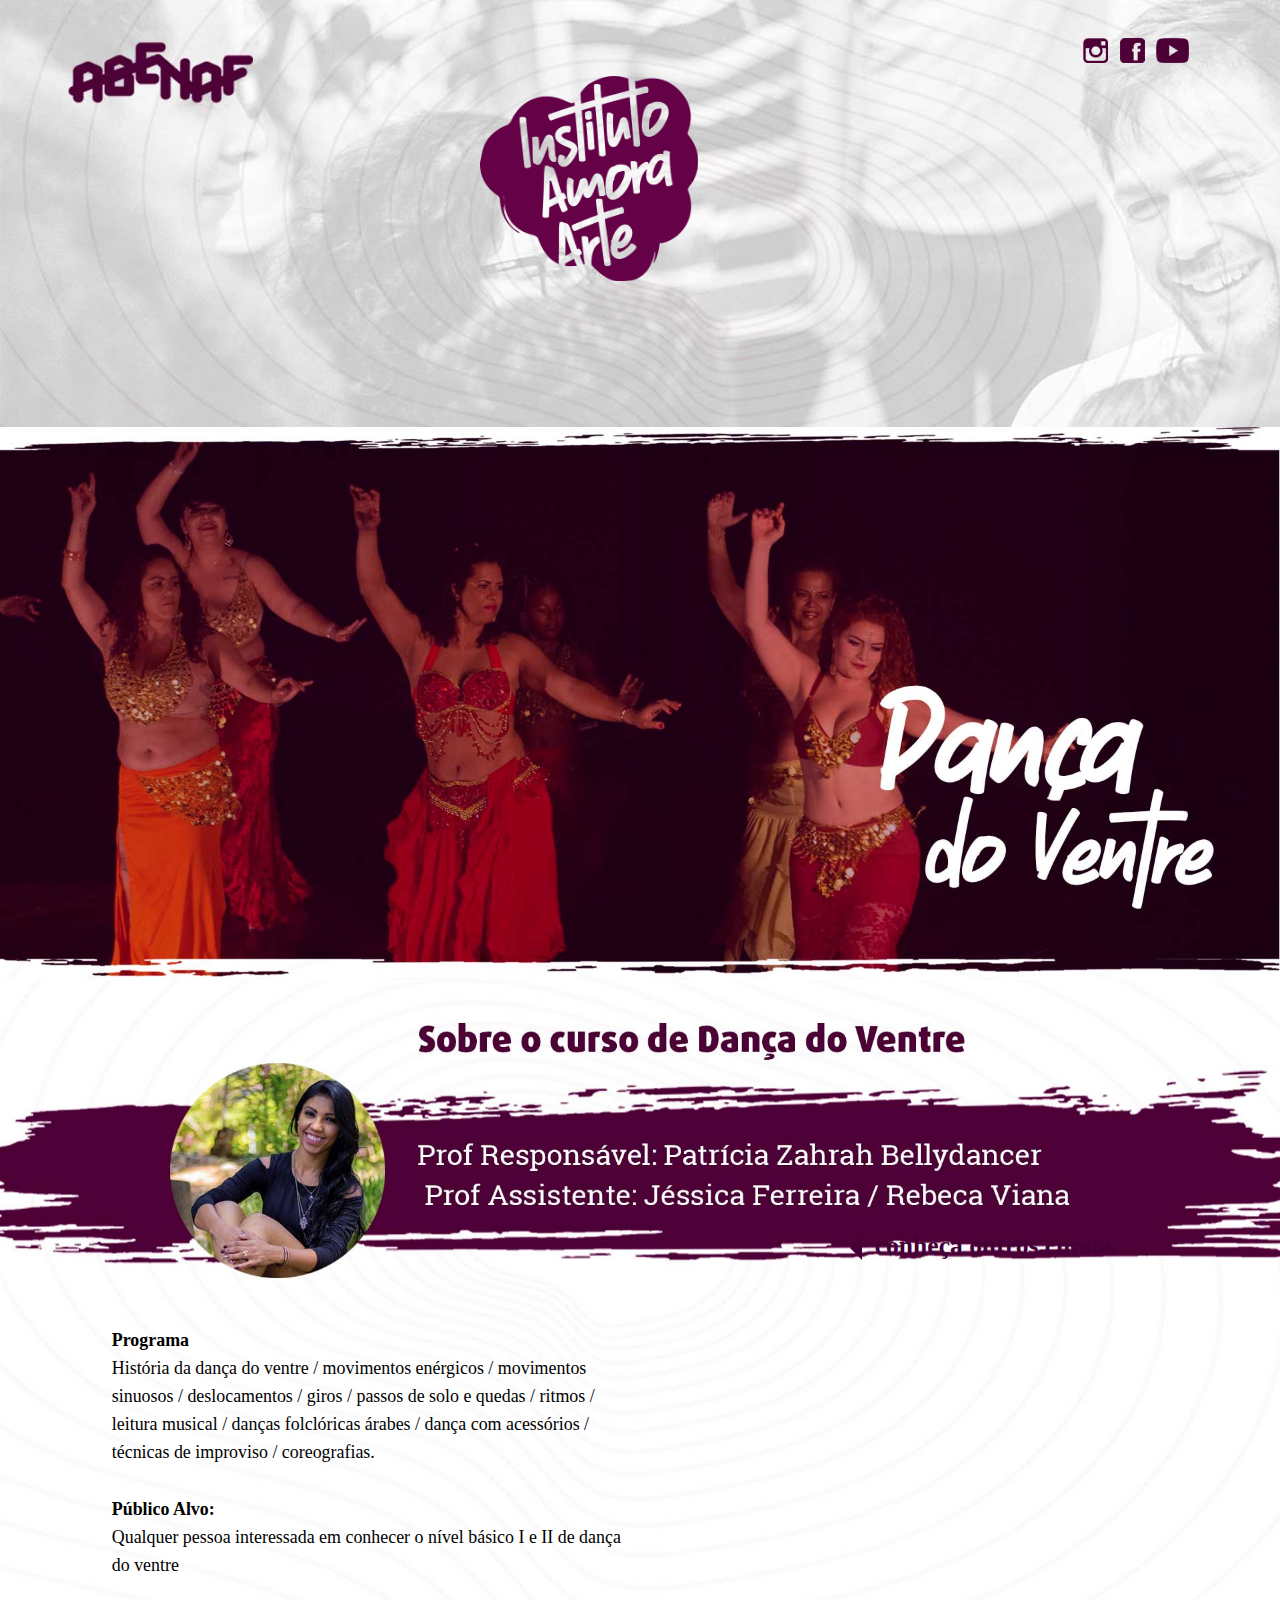
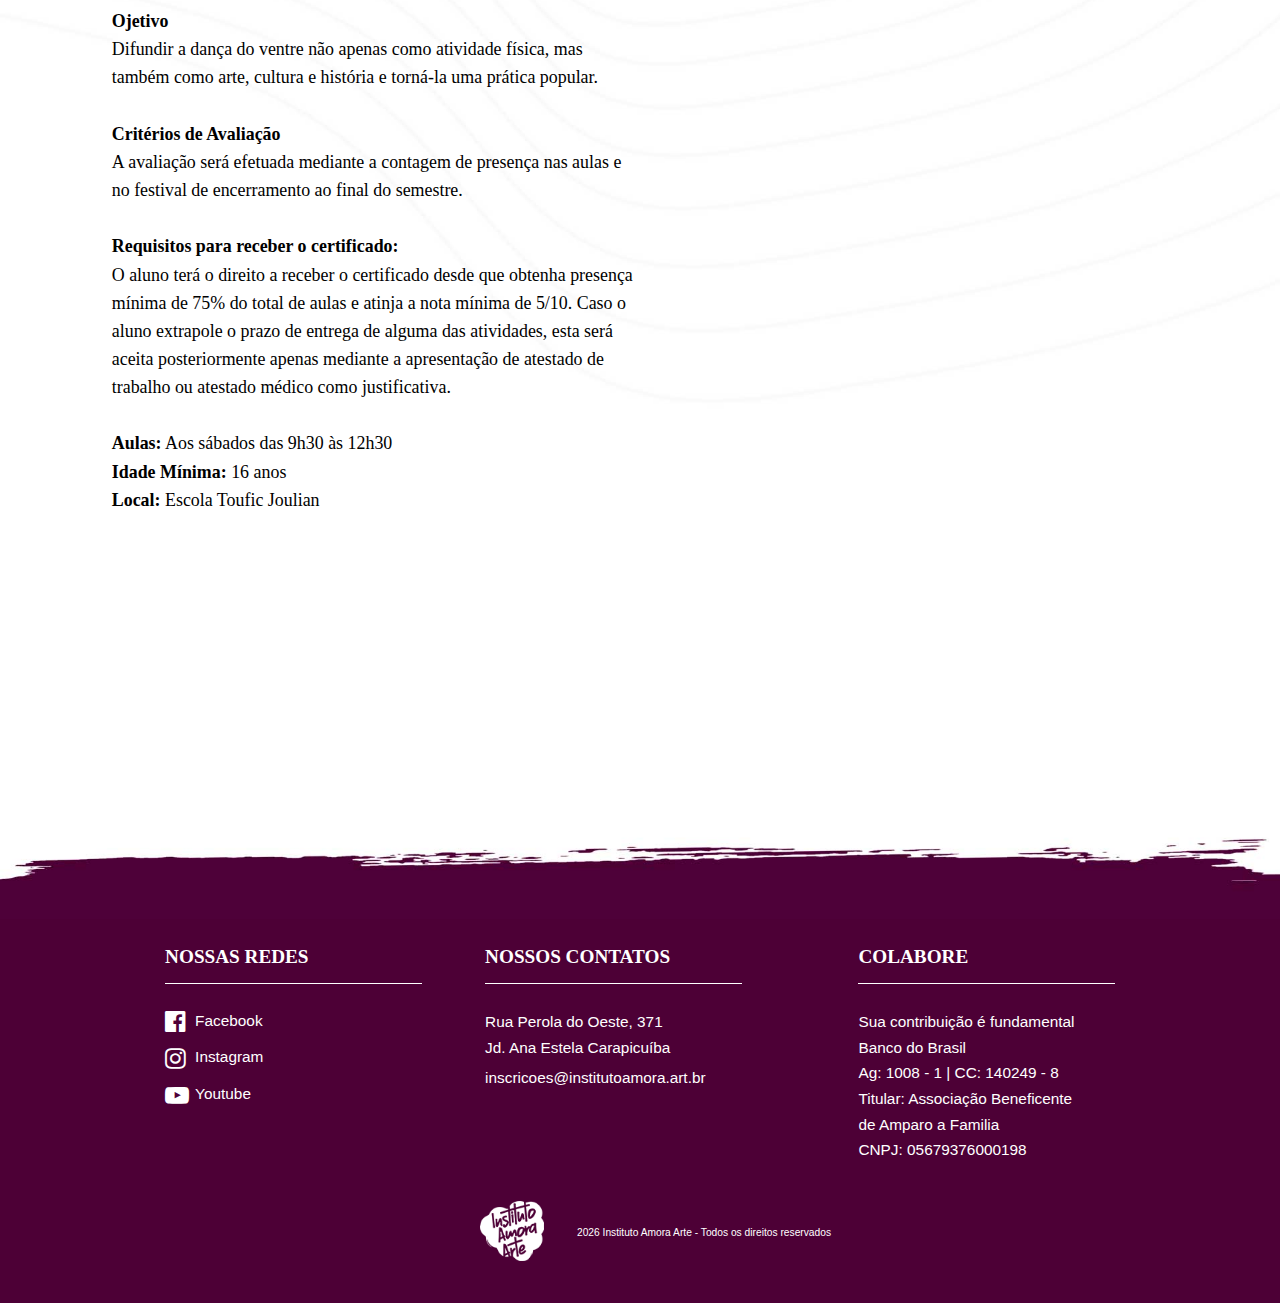
<file: amora-danca-do-ventre.html>
<html>

<head>
    <title>Inscrições 2020 - Dança do Ventre </title>
    <meta charset="UTF-8" />
    <meta name="viewport" content="initial-scale=1.0">
</head>

<body>

    <link rel="stylesheet" href="css/grid.css" type="text/css" />
    <link rel="stylesheet" href="header/header-amora.css" type="text/css" />
    <link rel="stylesheet" href="footer/footer-amora.css" type="text/css" />
    <link rel="stylesheet" href="css/frontend-danca-do-ventre.css" type="text/css" />
    <link rel="stylesheet" href="https://cdnjs.cloudflare.com/ajax/libs/font-awesome/4.7.0/css/font-awesome.min.css">


    <script src="https://ajax.googleapis.com/ajax/libs/jquery/3.3.1/jquery.min.js"></script>
    <script src="js/jquery.contenthover.js"></script>

    <div id="containerAmora">

        <amora-header></amora-header>


        <div class="blocoAmora" id="bloco02Amora"></div>

        <div class="blocoAmora" id="bloco03Amora">

            <!-- <a href="https://www.facebook.com/jmauropontoarte" target="_blank"  class="icones icone01"> <p class="icones_textos">mauro.arte</p></a>
			<a href="https://www.instagram.com/mauro.arte/" target="_blank"  class="icones icone02"> <p class="icones_textos02">mauro.arte</p></a>
			<a href="img/icon_facebook.png" target="_blank" download  class="icones icone03"> <p class="icones_textos03">Currículo</p></a> -->


            <h2 class="icol-desk-offset-02 icol-desk-10 icol-mb-offset-02 icol-mb-08"><strong>Programa</strong><br>História da dança do ventre / movimentos enérgicos / movimentos sinuosos / deslocamentos / giros / passos de solo e quedas / ritmos / leitura musical / danças folclóricas árabes / dança com acessórios / técnicas
                de improviso / coreografias. <br><br>

                <strong>Público Alvo:</strong><br> Qualquer pessoa interessada em conhecer o nível básico I e II de dança do ventre <br><br>

                <strong>Ojetivo</strong><br> Difundir a dança do ventre não apenas como atividade física, mas também como arte, cultura e história e torná-la uma prática popular. <br><br>

                <strong>Critérios de Avaliação</strong><br> A avaliação será efetuada mediante a contagem de presença nas aulas e no festival de encerramento ao final do semestre.<br><br>

                <strong>Requisitos para receber o certificado:</strong><br> O aluno terá o direito a receber o certificado desde que obtenha presença mínima de 75% do total de aulas e atinja a nota mínima de 5/10. Caso o aluno extrapole o prazo de entrega
                de alguma das atividades, esta será aceita posteriormente apenas mediante a apresentação de atestado de trabalho ou atestado médico como justificativa. <br><br>

                <strong>Aulas:</strong> Aos sábados das 9h30 às 12h30 <br>
                <strong>Idade Mínima:</strong> 16 anos<br>
                <strong>Local:</strong> Escola Toufic Joulian<br><br>
                <!-- <a href="pdf/ementa-danca-do-ventre.pdf" target="_blank"><strong>Baixar ementa completa</strong></a> -->
            </h2>

            <div class="icol-desk-offset-02 icol-desk-08 icol-mb-offset-02 icol-mb-08 conteudo">
                <!-- <h2><strong>Conteúdo Programático</strong></h2>

				<button class="accordion">Aula 1</button>
				<div class="panel">
					<p><strong>Teoria:</strong><br>História da Dança do Ventre<br> Golden Era<br>Dança do Ventre no Brasil<br>Benefícios da Dança do Ventre 
					</p>
				</div>

				<button class="accordion">Aula 2</button>
				<div class="panel">
					<p><strong>Prática:</strong><br> Movimentos enérgicos Shime simples, shime de tensão, shime abdominal, shime pélvico, tchutchu shime, shime de ombro, shime duplo, shime frente e trás, shime diagonal, shime duplo diagonal, batida lateral, twist, meio twist, twist duplo, elevação reta (soldadinho), Elevação e queda de quadril com rotação do twist (passo básico), básico egípcio e básico egípcio invertido.</p>
				</div>

				<button class="accordion">Aula 3</button>
				<div class="panel">
					<p><strong>Prática:</strong><br> 
						Movimentos enérgicos Break de busto, break de quadril, deslocamento lateral e circular de pescoço e deslocamentos lateral de tronco.<br> <br>

					Movimentos sinuosos Círculos em pé, círculos de ombro, redondos (pequeno e médio), passé, battement, poité, rond de jambé, chassé, rotação interna e externa e révérence.</p>
				</div>
				
				<button class="accordion">Aula 4</button>
				<div class="panel">
					<p><strong>Prática:</strong><br> Movimentos sinuosos Oito maia quebrado, oito maia, oito egípcio, oito deitado interno, oito deitado externo, redondos (grande), camelo e camelo reverso, cambree, braços de serpente, ondulação de mãos (ondinha) e mão de lótus.<br><br>

					Deslocamentos e giros Passo cruzado frente e trás e passo grego, passo de mambo, passo do cavalo, arabesque e arabesque balladi, arabesque Karioka ou arabesque para trás, giro em 3 passos, giro em hélice e giro andaluz. </p>
				</div>

				<button class="accordion">Aula 5</button>
				<div class="panel">
					<p><strong>Teoria:</strong><br>Ritmos (ayubi, baladi, maqsoum, falahi, malfuf, masmudi, said, tschifftitilli, zaffe e whada wa noz).<br>Danças Folclóricas (candelabro, taças, jarro, saidi, hagallah, meleah laff e dabke).<br> Música Árabe (música moderna, folclórica, clássica, solo de percussão e taksim).<br> Instrumentos da Música Árabe<br> Leitura Musical<br> Interpretação de Música Clássica</p>
				</div>

				<button class="accordion">Aula 6</button>
				<div class="panel">
					<p><strong>Prática:</strong><br>Passos no solo e quedas Cleópatra, lamento de Ísis, ondulação em prancha, ondulação de joelhos, queda sentada, queda turca e sereia</p>
				</div>
				
				<button class="accordion">Aula 7</button>
				<div class="panel">
					<p><strong>Teoria e Prática</strong><br>Modalidades (véu leque, véu wings, espada, snujs, véu simples, véu duplo, sete véus, punhal, candelabro, pandeiro, taças e flores).<br><br>

					Prática com acessórios (véus, taças, espada, candelabro e snujs). </p>
				</div>
				
				<button class="accordion">Aula 8</button>
				<div class="panel">
					<p><strong> COREOGRAFIA E IMPROVISO </strong><br>Ensaio de coreografia para fixação do aprendizado. Avaliação: Improviso</p>
				</div>
				
				<button class="accordion">Aula 9</button>
				<div class="panel">
					<p><strong> DISCUSSÃO </strong><br>Debate sobre o tema do festival. </p>
				</div>
				
				<button class="accordion">Aula 10</button>
				<div class="panel">
					<p>Montagem da Coreografia do Festival </p>
				</div>
				
				<button class="accordion">Aula 11</button>
				<div class="panel">
					<p>Montagem da Coreografia do Festival </p>
				</div>

				<button class="accordion">Aula 12</button>
				<div class="panel">
					<p>Ensaio Coreografia do Festival </p>
				</div>
				
				<button class="accordion">Aula 13</button>
				<div class="panel">
					<p> Ensaio Coreografia do Festival </p>
				</div>

				<button class="accordion">Aula 14</button>
				<div class="panel">
					<p> Ensaio Coreografia do Festival </p>
				</div>

				<button class="accordion">Aula 15</button>
				<div class="panel">
					<p> Ensaio Coreografia do Festival </p>
				</div>

				<button class="accordion">Aula 16</button>
				<div class="panel">
					<p> Ensaio Coreografia do Festival </p>
				</div> -->

                <!-- <a href="https://inscricoes-amora-arte.herokuapp.com/pessoas?curso=Dan%C3%A7a+do+Ventre"><div class="botao icol-desk-offset-00 icol-desk-24 icol-mb-offset-00 icol-mb-10">Inscreva-se</div></a> -->
                <a href="index.html">
                    <h3 class="icol-desk-offset-01 icol-desk-20">conheça outros cursos</h3>
                </a>

                <script>
                    var acc = document.getElementsByClassName("accordion");
                    var i;

                    for (i = 0; i < acc.length; i++) {
                        acc[i].addEventListener("click", function() {
                            this.classList.toggle("active");
                            var panel = this.nextElementSibling;
                            if (panel.style.maxHeight) {
                                panel.style.maxHeight = null;
                            } else {
                                panel.style.maxHeight = panel.scrollHeight + "px";
                            }
                        });
                    }
                </script>
            </div>



        </div>

        <amora-footer></amora-footer>
        <script src="footer/footer.js"></script>
    </div>
    <script src="header/header.js"></script>

</body>

</html>
</file>
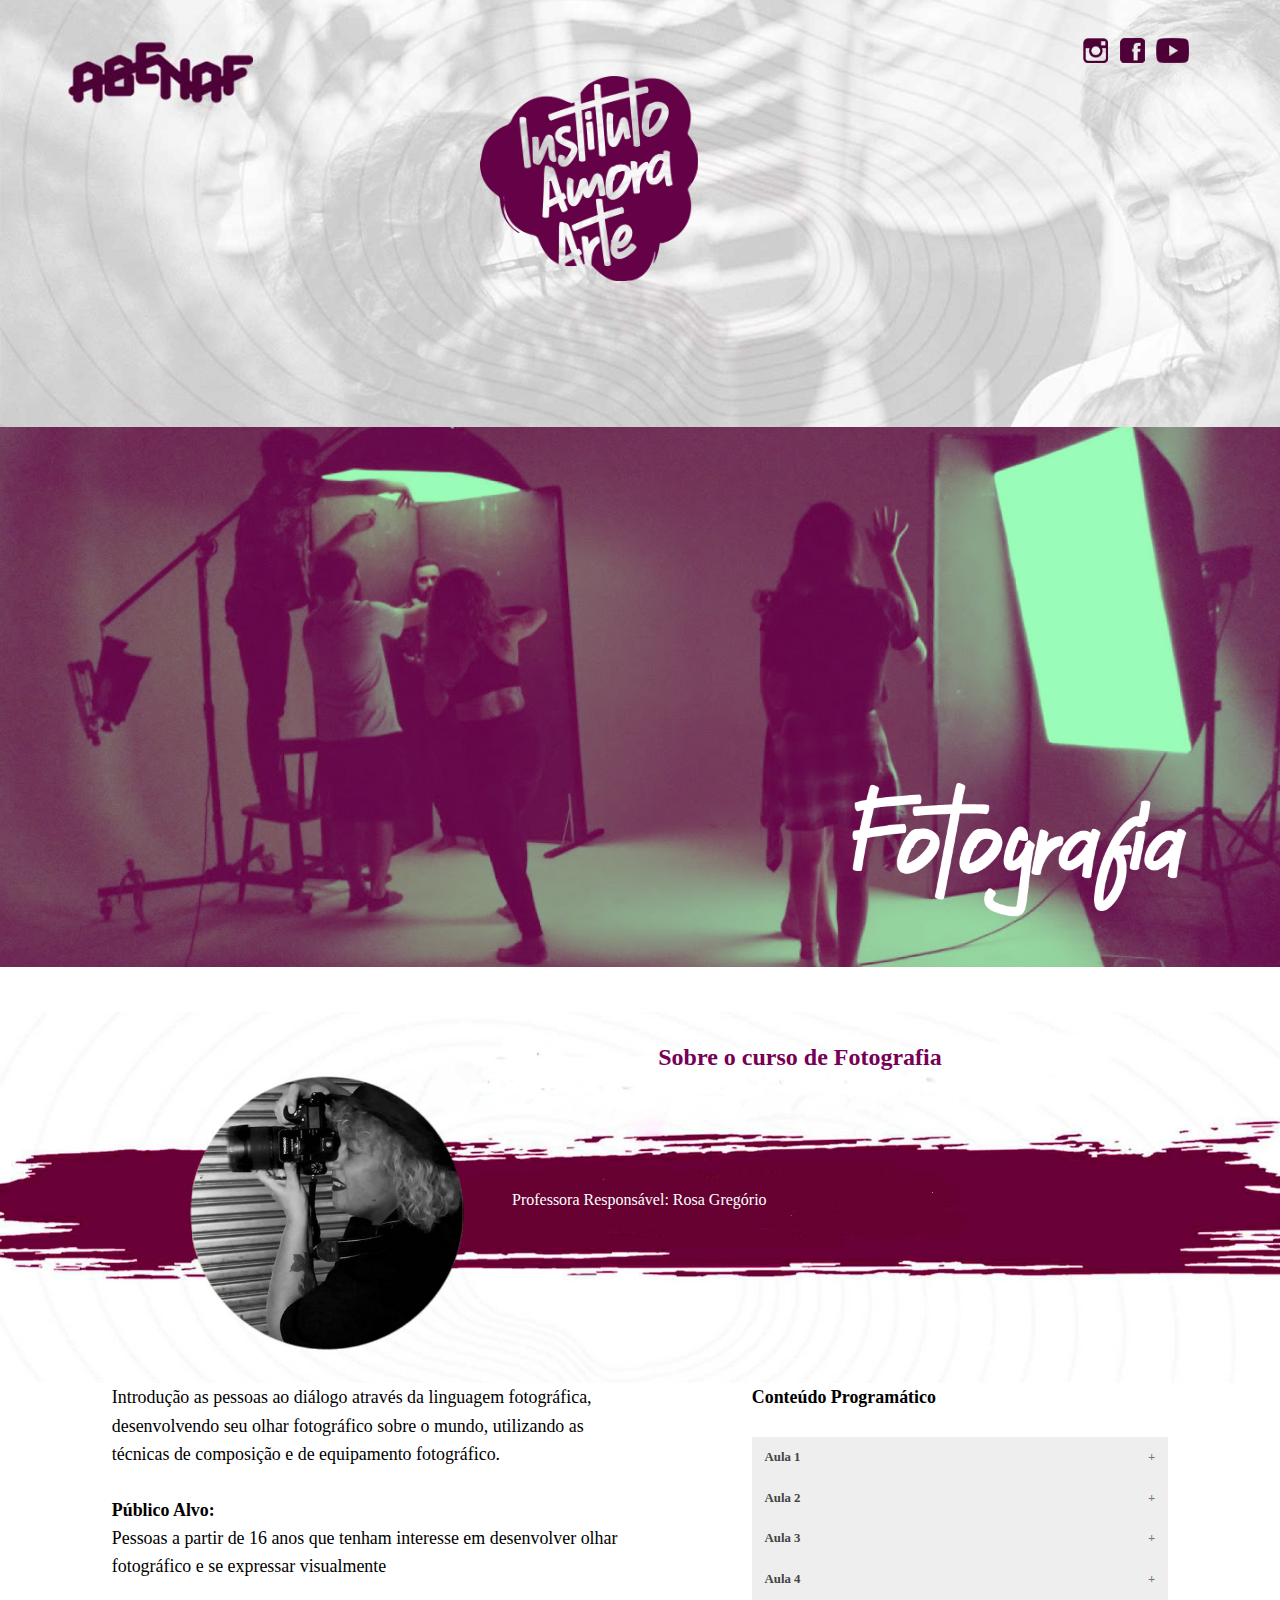
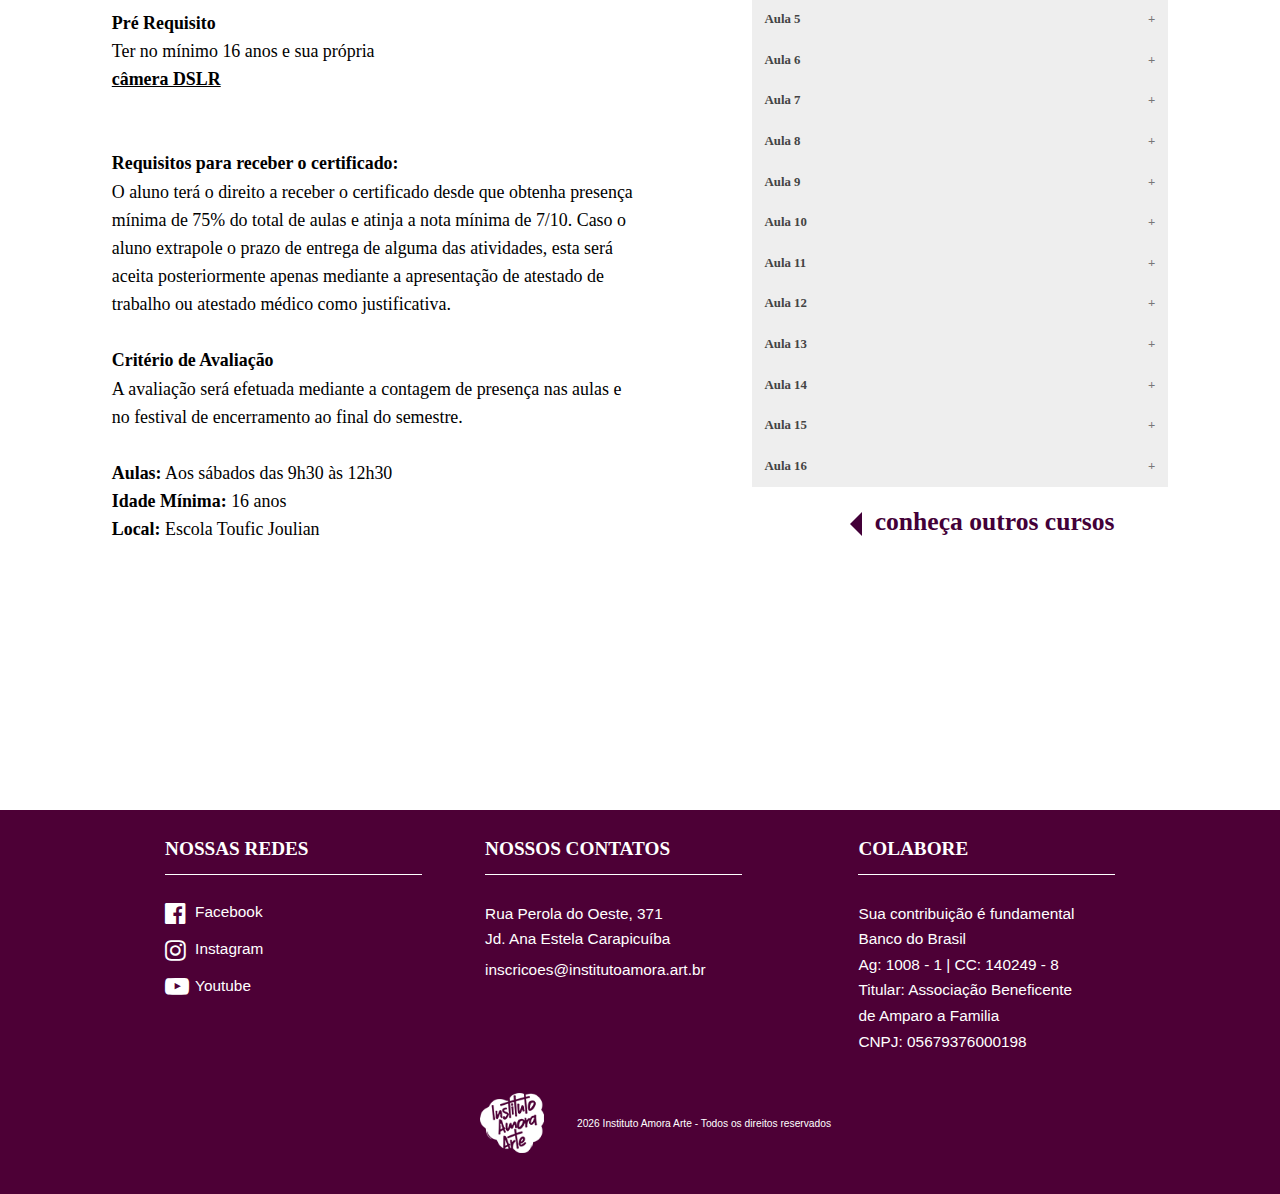
<file: amora-fotografia.html>
<html>

<head>
    <title>Fotografia </title>
    <meta charset="UTF-8" />
    <meta name="viewport" content="initial-scale=1.0">
</head>

<body>

    <link rel="stylesheet" href="css/grid.css" type="text/css" />
    <link rel="stylesheet" href="header/header-amora.css" type="text/css" />
    <link rel="stylesheet" href="footer/footer-amora.css" type="text/css" />
    <link rel="stylesheet" href="css/frontend-fotografia.css" type="text/css" />
    <link rel="stylesheet" href="https://cdnjs.cloudflare.com/ajax/libs/font-awesome/4.7.0/css/font-awesome.min.css">


    <script src="https://ajax.googleapis.com/ajax/libs/jquery/3.3.1/jquery.min.js"></script>
    <script src="js/jquery.contenthover.js"></script>

    <div id="containerAmora">

        <amora-header></amora-header>

        <div class="blocoAmora" id="bloco02Amora"></div>

        <script>
            var professores = "Professora Responsável: Rosa Gregório"
            var curso = "Fotografia"
            var backgroundImage = "./img/amora_fotografia_bloco03-2020.jpg"
        </script>
        <amora-header-curso></amora-header-curso>
        <script src="header-curso/header-curso.js"></script>

        <div class="blocoAmora" id="bloco03Amora">

            <!-- 	<a href="https://www.facebook.com/jmauropontoarte" target="_blank"  class="icones icone01"> <p class="icones_textos">mauro.arte</p></a>


			<a href="https://www.instagram.com/mauro.arte/" target="_blank"  class="icones icone02"> <p class="icones_textos02">mauro.arte</p></a>

			<a href="img/icon_facebook.png" target="_blank" download  class="icones icone03"> <p class="icones_textos03">Currículo</p></a> -->




            <h2 class="icol-desk-offset-02 icol-desk-10 icol-mb-offset-02 icol-mb-08"> Introdução as pessoas ao diálogo através da linguagem fotográfica, desenvolvendo seu olhar fotográfico sobre o mundo, utilizando as técnicas de composição e de equipamento fotográfico.<br><br>

                <strong>Público Alvo:</strong><br> Pessoas a partir de 16 anos que tenham interesse em desenvolver olhar fotográfico e se expressar visualmente<br><br>

                <strong>Pré Requisito</strong><br> Ter no mínimo 16 anos e sua própria <a href="https://fotografiadicas.com.br/o-que-e-uma-dslr/" target="_blank"><strong>câmera
                        DSLR</strong></a><br><br>

                <strong>Requisitos para receber o certificado:</strong><br> O aluno terá o direito a receber o certificado desde que obtenha presença mínima de 75% do total de aulas e atinja a nota mínima de 7/10. Caso o aluno extrapole o prazo de entrega
                de alguma das atividades, esta será aceita posteriormente apenas mediante a apresentação de atestado de trabalho ou atestado médico como justificativa. <br><br>

                <strong>Critério de Avaliação</strong><br> A avaliação será efetuada mediante a contagem de presença nas aulas e no festival de encerramento ao final do semestre.<br><br>


                <strong>Aulas:</strong> Aos sábados das 9h30 às 12h30 <br>
                <strong>Idade Mínima:</strong> 16 anos<br>
                <strong>Local:</strong> Escola Toufic Joulian<br><br>

                <!-- <a href="pdf/ementa-fotografia-I.pdf" target="_blank"><strong>Baixar ementa completa</strong></a> -->
            </h2>


            <div class="icol-desk-offset-02 icol-desk-08 icol-mb-offset-02 icol-mb-08 conteudo">
                <conteudo-programatico></conteudo-programatico>
                <script>
                    const listaDeAulas = [
                        'História da Fotografia',
                        'Como funciona? I (diafragma, ISO, Obturador)',
                        'Como funciona? II (fotometria, objetivas, balanço de branco)',
                        'Saída Fotográfica',
                        'Composição visual I',
                        'Composição visual II',
                        'Saída fotográfica',
                        'Fluxo digital de arquivos fotográfico',
                        'Lightroom',
                        'Flash Speedlight',
                        'Saída fotográfica',
                        'Estúdio fotográfico',
                        'Análise da produção em estúdio',
                        'Saída fotográfica',
                        'Bônus',
                        'Bônus'
                    ];
                </script>
                <script src="conteudo-programatico/conteudo-programatico.js"></script>

                <!-- <a href="https://inscricoes-amora-arte.herokuapp.com/pessoas?curso=Fotografia">
                    <div class="botao icol-desk-offset-00 icol-desk-24 icol-mb-offset-00 icol-mb-10">Inscreva-se</div>
                </a> -->

                <a href="index.html">
                    <h3 class="icol-desk-offset-01 icol-desk-20">conheça outros cursos</h3>
                </a>


                <!-- <script>
                    var acc = document.getElementsByClassName("accordion");
                    var i;

                    for (i = 0; i < acc.length; i++) {
                        acc[i].addEventListener("click", function() {
                            this.classList.toggle("active");
                            var panel = this.nextElementSibling;
                            if (panel.style.maxHeight) {
                                panel.style.maxHeight = null;
                            } else {
                                panel.style.maxHeight = panel.scrollHeight + "px";
                            }
                        });
                    }
                </script> -->
            </div>



        </div>

        <amora-footer></amora-footer>
        <script src="footer/footer.js"></script>
    </div>
    <script src="header/header.js"></script>

</body>

</html>
</file>
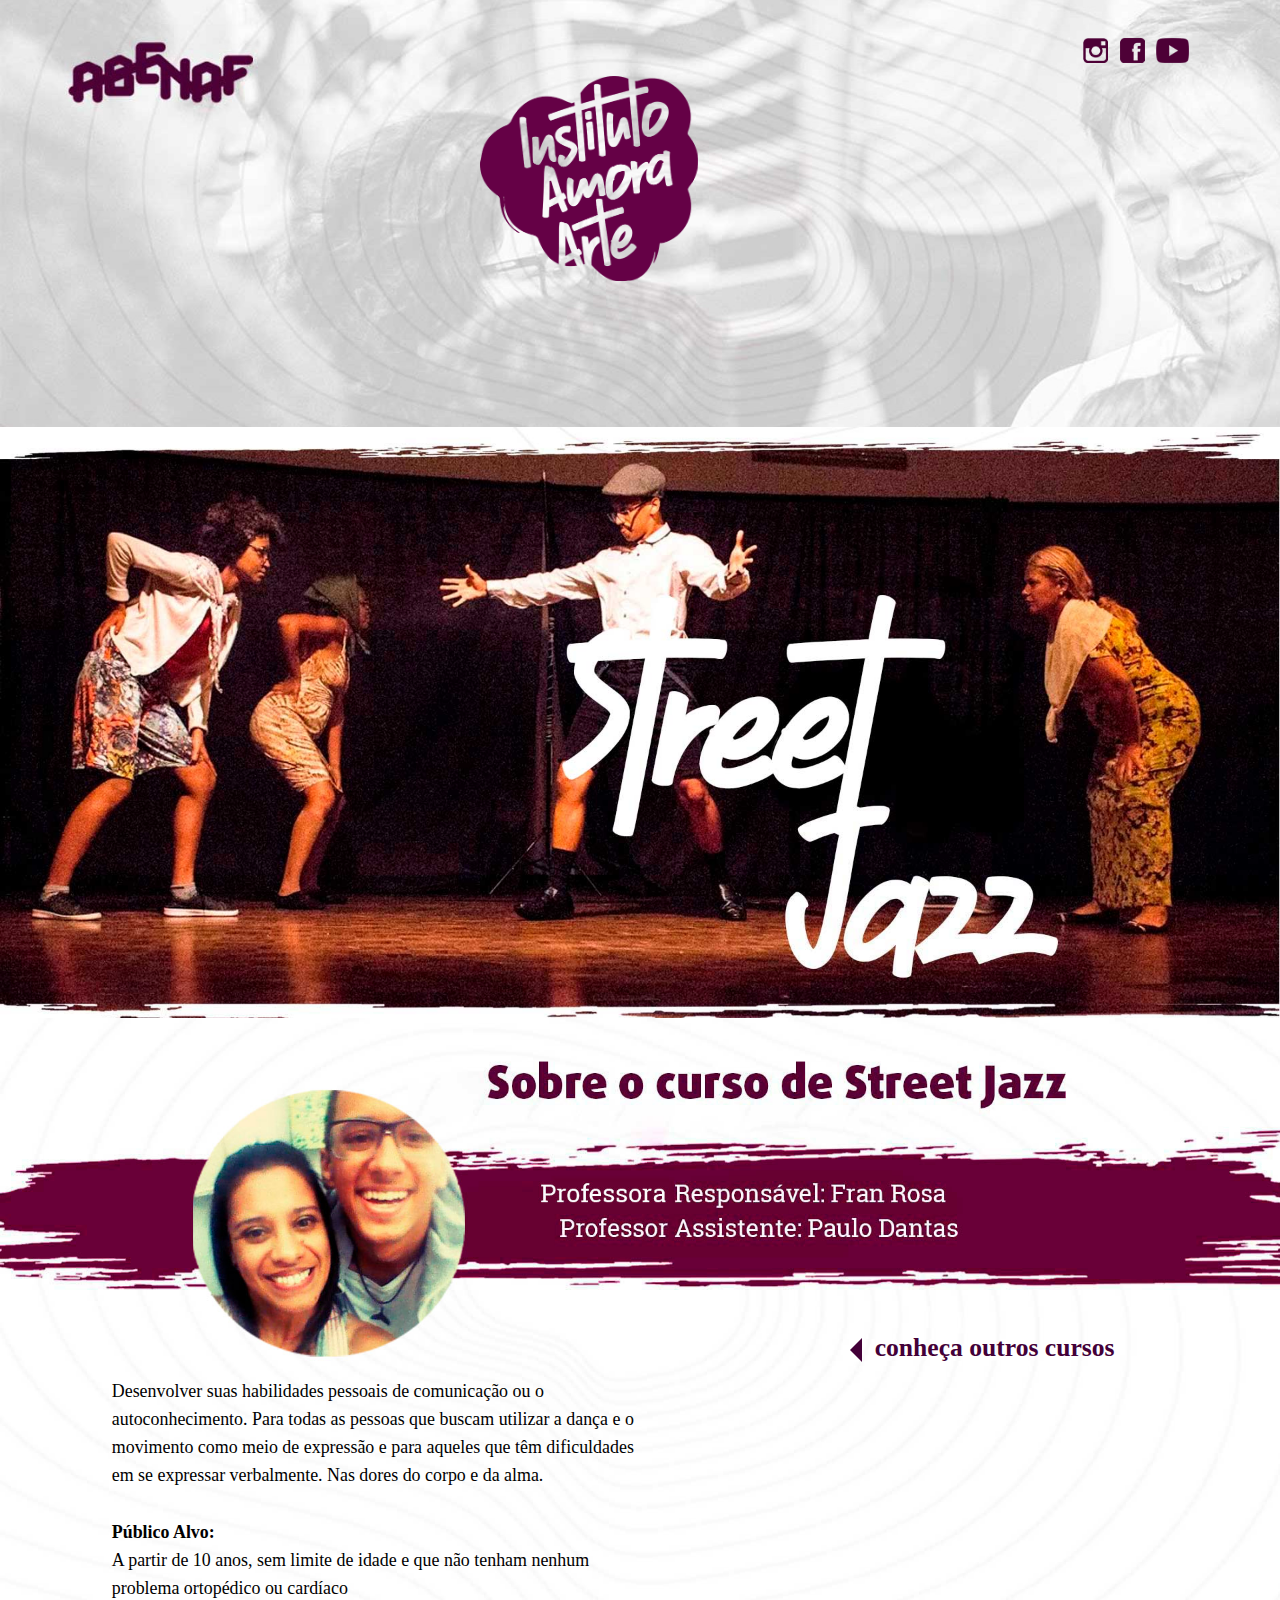
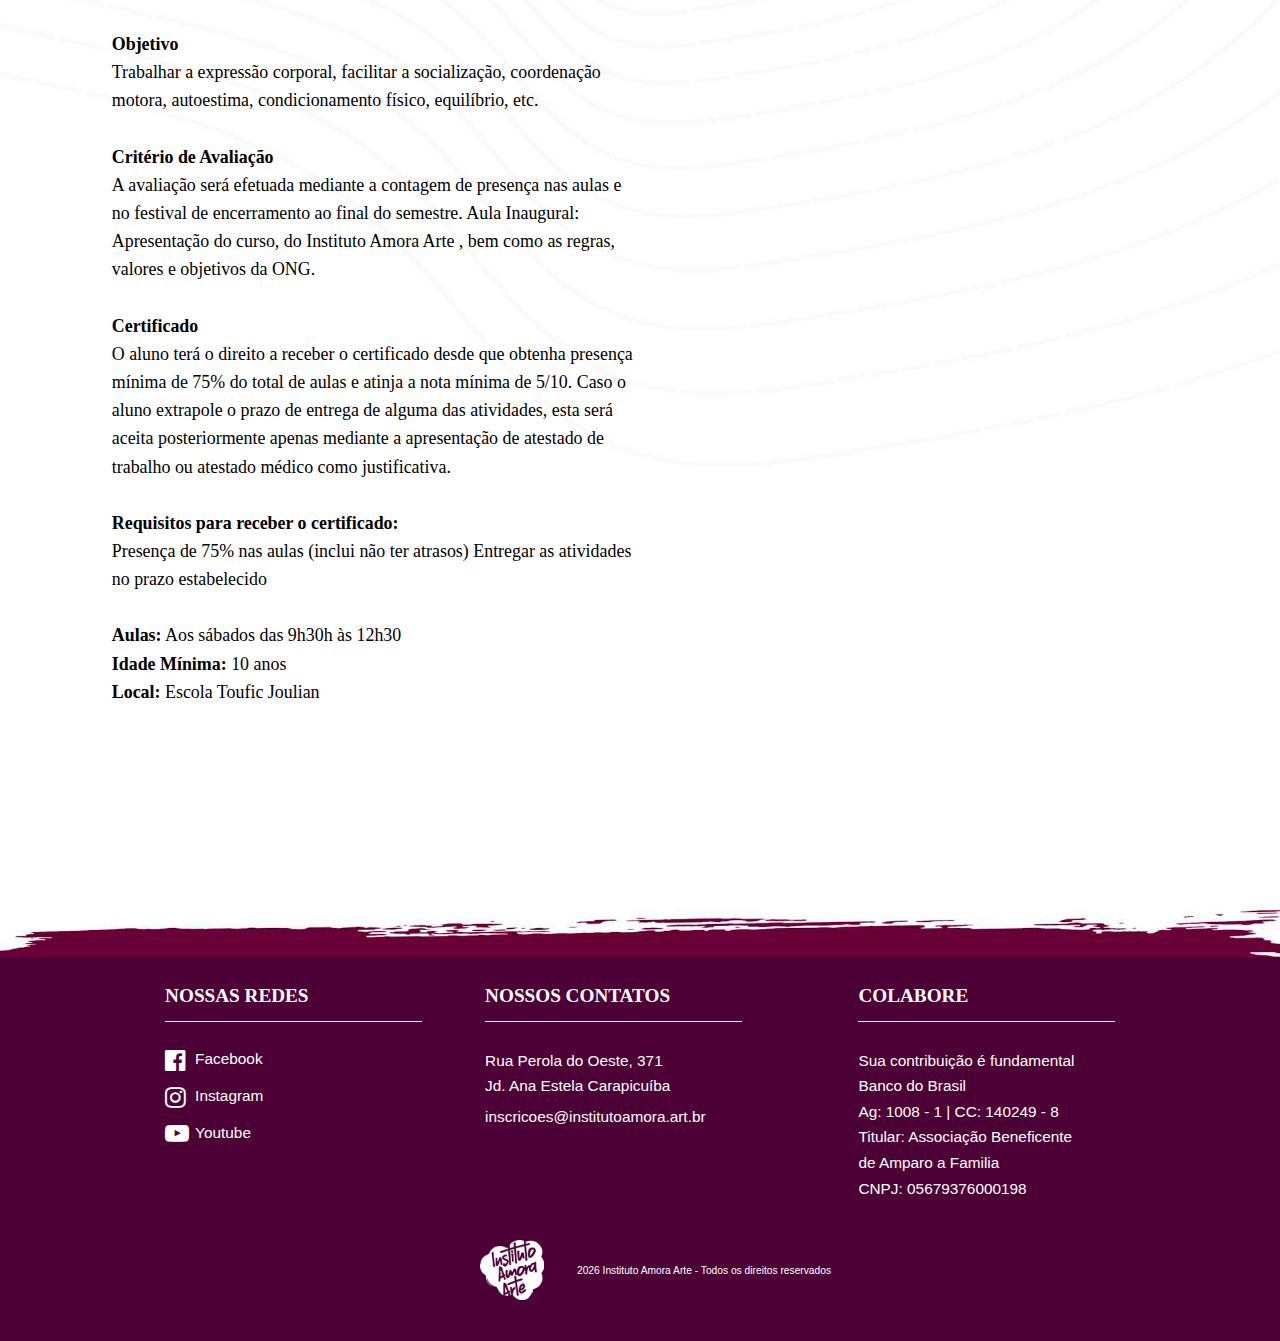
<file: amora-street-jazz.html>
<html>

<head>
    <title>Street Jazz</title>
    <meta charset="UTF-8" />
    <meta name="viewport" content="initial-scale=1.0">
</head>

<body>

    <link rel="stylesheet" href="css/grid.css" type="text/css" />
    <link rel="stylesheet" href="header/header-amora.css" type="text/css" />
    <link rel="stylesheet" href="css/frontend-street-jazz.css" type="text/css" />
    <link rel="stylesheet" href="footer/footer-amora.css" type="text/css" />
    <link rel="stylesheet" href="https://cdnjs.cloudflare.com/ajax/libs/font-awesome/4.7.0/css/font-awesome.min.css">


    <script src="https://ajax.googleapis.com/ajax/libs/jquery/3.3.1/jquery.min.js"></script>
    <script src="js/jquery.contenthover.js"></script>

    <div id="containerAmora">

        <amora-header></amora-header>

        <div class="blocoAmora" id="bloco02Amora"></div>

        <div class="blocoAmora" id="bloco03Amora">


            <h2 class="icol-desk-offset-02 icol-desk-10 icol-mb-offset-01 icol-mb-10"> Desenvolver suas habilidades pessoais de comunicação ou o autoconhecimento. Para todas as pessoas que buscam utilizar a dança e o movimento como meio de expressão e para aqueles que têm dificuldades em se expressar verbalmente. Nas dores do
                corpo e da alma.
                <br><br>

                <strong>Público Alvo:</strong><br> A partir de 10 anos, sem limite de idade e que não tenham nenhum problema ortopédico ou cardíaco
                <br><br>

                <strong>Objetivo</strong><br> Trabalhar a expressão corporal, facilitar a socialização, coordenação motora, autoestima, condicionamento físico, equilíbrio, etc.<br><br>

                <strong>Critério de Avaliação</strong><br> A avaliação será efetuada mediante a contagem de presença nas aulas e no festival de encerramento ao final do semestre. Aula Inaugural: Apresentação do curso, do Instituto Amora Arte , bem como
                as regras, valores e objetivos da ONG.<br><br>


                <strong>Certificado</strong><br> O aluno terá o direito a receber o certificado desde que obtenha presença mínima de 75% do total de aulas e atinja a nota mínima de 5/10. Caso o aluno extrapole o prazo de entrega de alguma das atividades,
                esta será aceita posteriormente apenas mediante a apresentação de atestado de trabalho ou atestado médico como justificativa. <br><br>

                <strong>Requisitos para receber o certificado:</strong><br> Presença de 75% nas aulas (inclui não ter atrasos) Entregar as atividades no prazo estabelecido <br><br>

                <strong>Aulas:</strong> Aos sábados das 9h30h às 12h30 <br>
                <strong>Idade Mínima:</strong> 10 anos<br>
                <strong>Local:</strong> Escola Toufic Joulian
            </h2>

            <!-- 	<div class="redesAmora icol-desk-offset-02 icol-desk-07">
				<a href="https://www.facebook.com/jmauropontoarte" target="_blank"  class="icones icone01"> <p class="icones_textos">fran</p></a>
				<a href="https://www.instagram.com/mauro.arte/" target="_blank"  class="icones icone02"> <p class="icones_textos02">fran</p></a>
				<a href="img/icon_facebook.png" target="_blank" download  class="icones icone03"> <p class="icones_textos03">Currículo</p></a>
			</div> -->


            <div class="icol-desk-offset-02 icol-desk-08 icol-mb-offset-01 icol-mb-10 conteudo">
                <!-- <h2><strong>Conteúdo Programático</strong></h2>

				<button class="accordion">Aula 1</button>
				<div class="panel">
					<p> Interagir com o grupo com respeito ao colega.
					</p>
				</div>

				<button class="accordion">Aula 2</button>
				<div class="panel">
					<p>Trabalhar a expressão corporal.</p>
				</div> -->

                <!-- <a href="https://inscricoes-amora-arte.herokuapp.com/pessoas?curso=Street+Jazz">
                    <div class="botao icol-desk-offset-00 icol-desk-24 icol-mb-offset-00 icol-mb-10">Inscreva-se</div>
                </a> -->

                <a href="index.html">
                    <h3 class="icol-desk-offset-01 icol-desk-20">conheça outros cursos</h3>
                </a>

                <script>
                    var acc = document.getElementsByClassName("accordion");
                    var i;

                    for (i = 0; i < acc.length; i++) {
                        acc[i].addEventListener("click", function() {
                            this.classList.toggle("active");
                            var panel = this.nextElementSibling;
                            if (panel.style.maxHeight) {
                                panel.style.maxHeight = null;
                            } else {
                                panel.style.maxHeight = panel.scrollHeight + "px";
                            }
                        });
                    }
                </script>
            </div>



        </div>

        <amora-footer></amora-footer>
        <script src="footer/footer.js"></script>
    </div>
    <script src="header/header.js"></script>

</body>

</html>
</file>
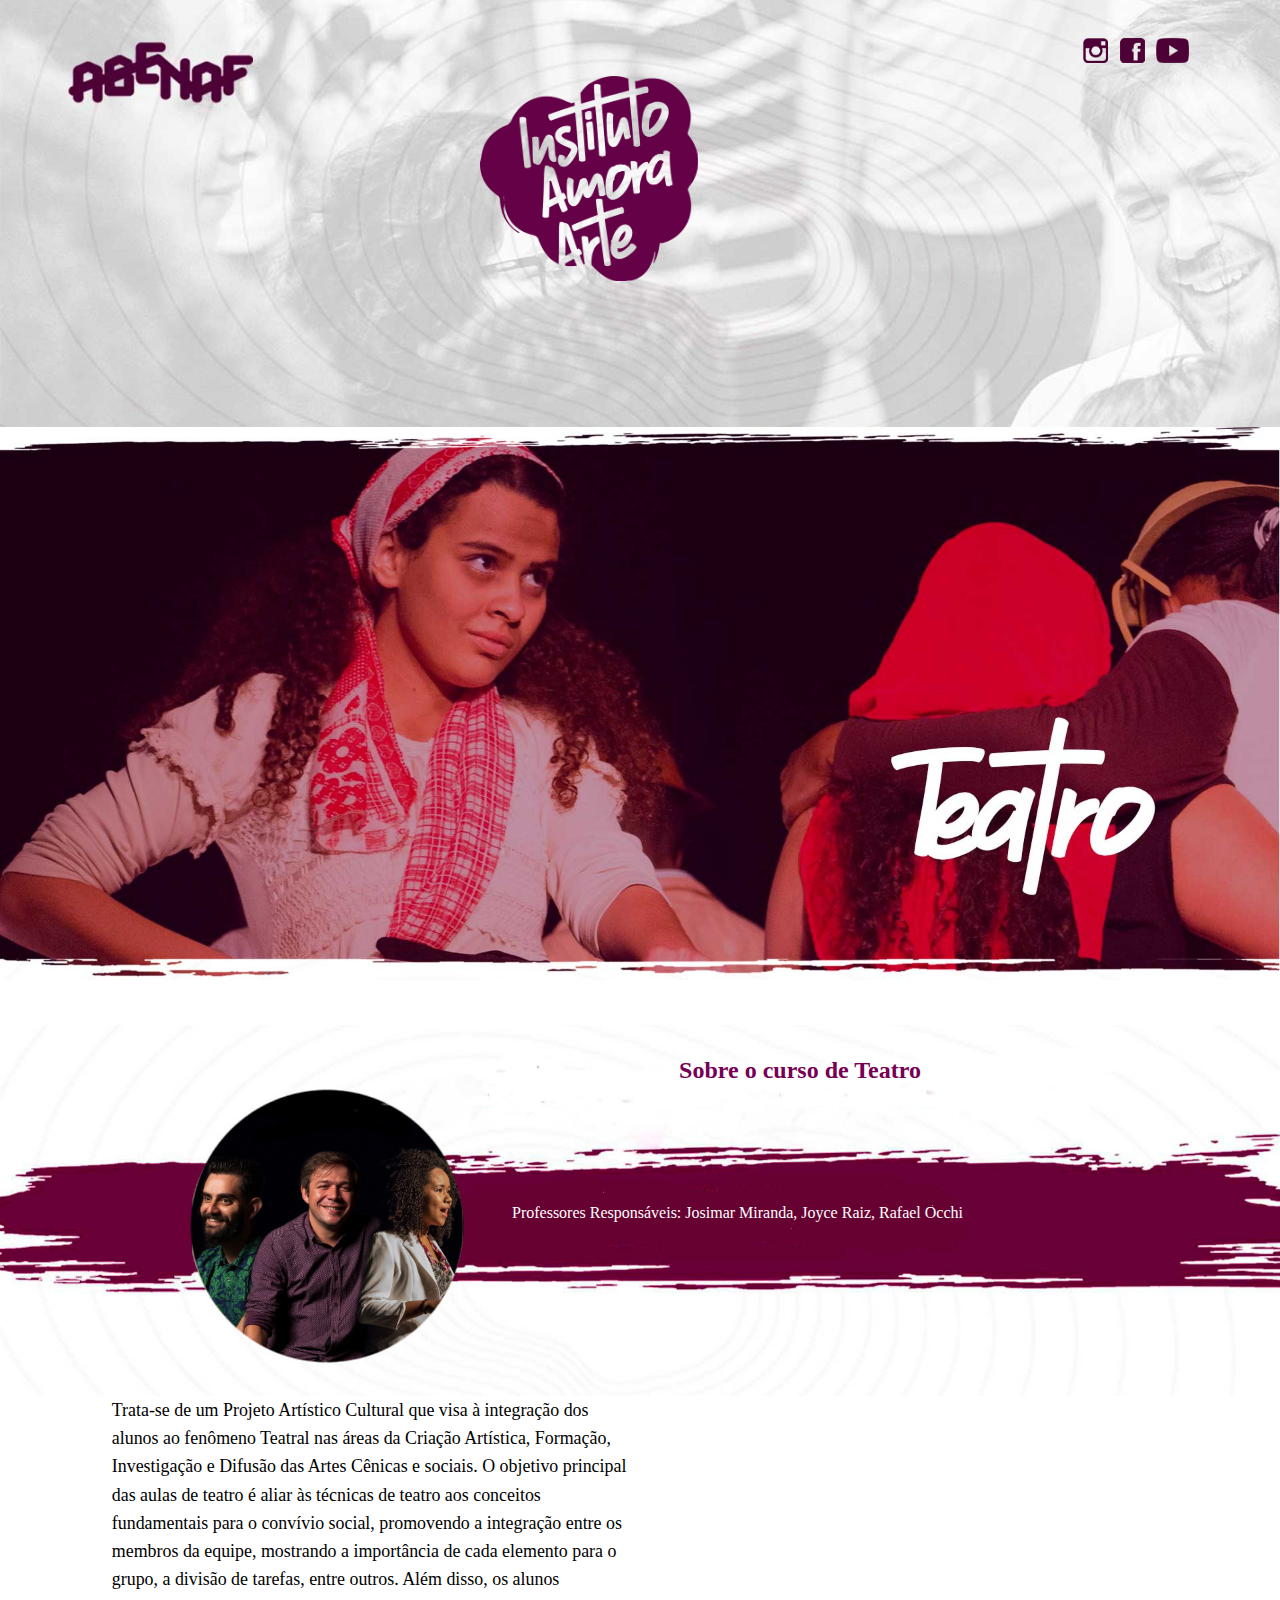
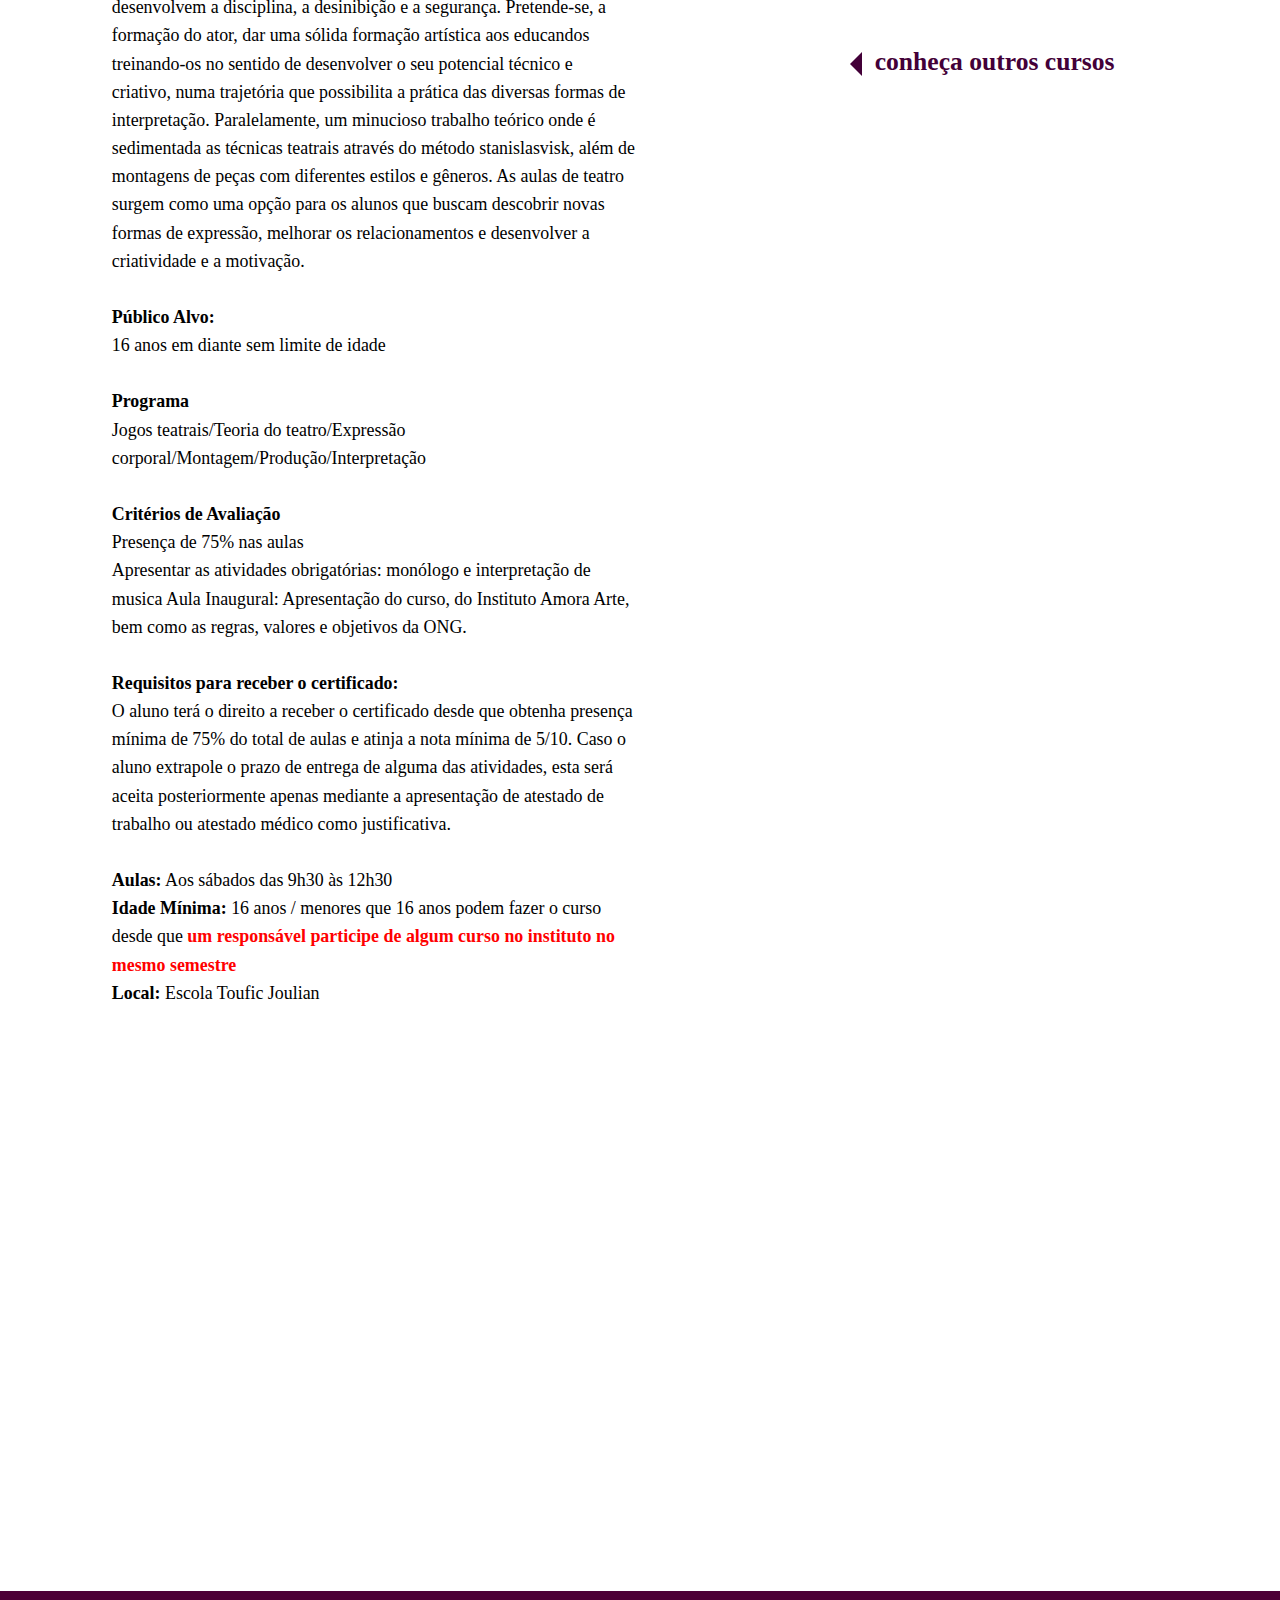
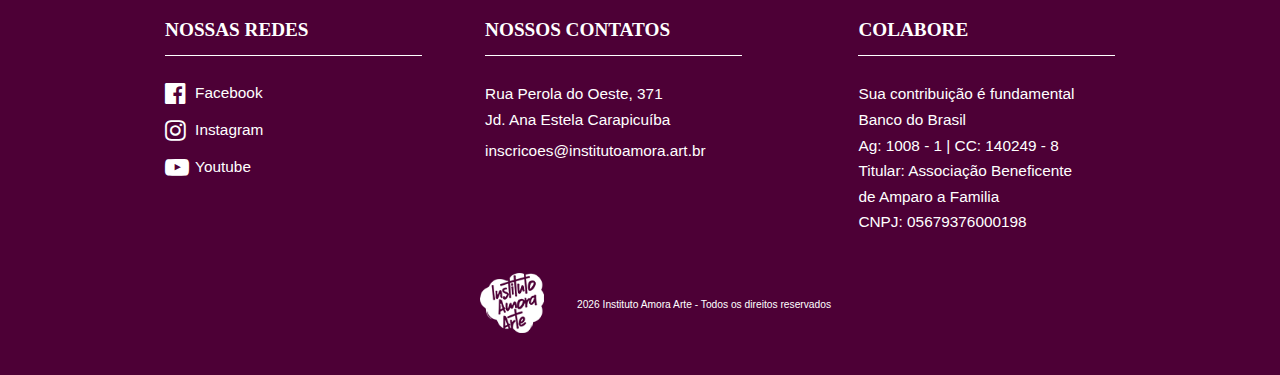
<file: amora-teatro.html>
<html>

<head>
    <title>Teatro </title>
    <meta charset="UTF-8" />
    <meta name="viewport" content="initial-scale=1.0">
</head>

<body>

    <link rel="stylesheet" href="css/grid.css" type="text/css" />
    <link rel="stylesheet" href="header/header-amora.css" type="text/css" />
    <link rel="stylesheet" href="footer/footer-amora.css" type="text/css" />
    <link rel="stylesheet" href="css/frontend-teatro.css" type="text/css" />
    <link rel="stylesheet" href="https://cdnjs.cloudflare.com/ajax/libs/font-awesome/4.7.0/css/font-awesome.min.css">


    <script src="https://ajax.googleapis.com/ajax/libs/jquery/3.3.1/jquery.min.js"></script>
    <script src="js/jquery.contenthover.js"></script>

    <div id="containerAmora">

        <amora-header></amora-header>

        <div class="blocoAmora" id="bloco02Amora"></div>
        <script>
            var professores = "Professores Responsáveis: Josimar Miranda, Joyce Raiz, Rafael Occhi"
            var curso = "Teatro"
            var backgroundImage = "./img/professores-teatro.jpg"
        </script>
        <amora-header-curso></amora-header-curso>
        <script src="header-curso/header-curso.js"></script>
        <div class="blocoAmora" id="bloco03Amora">

            <!-- <a href="https://www.facebook.com/jmauropontoarte" target="_blank"  class="icones icone01"> <p class="icones_textos">mauro.arte</p></a>
			<a href="https://www.instagram.com/mauro.arte/" target="_blank"  class="icones icone02"> <p class="icones_textos02">mauro.arte</p></a>
			<a href="img/icon_facebook.png" target="_blank" download  class="icones icone03"> <p class="icones_textos03">Currículo</p></a>
		-->

            <h2 class="icol-desk-offset-02 icol-desk-10 icol-mb-offset-02 icol-mb-08"> Trata-se de um Projeto Artístico Cultural que visa à integração dos alunos ao fenômeno Teatral nas áreas da Criação Artística, Formação, Investigação e Difusão das Artes Cênicas e sociais. O objetivo principal das aulas de teatro é aliar às
                técnicas de teatro aos conceitos fundamentais para o convívio social, promovendo a integração entre os membros da equipe, mostrando a importância de cada elemento para o grupo, a divisão de tarefas, entre outros. Além disso, os alunos
                desenvolvem a disciplina, a desinibição e a segurança. Pretende-se, a formação do ator, dar uma sólida formação artística aos educandos treinando-os no sentido de desenvolver o seu potencial técnico e criativo, numa trajetória que possibilita
                a prática das diversas formas de interpretação. Paralelamente, um minucioso trabalho teórico onde é sedimentada as técnicas teatrais através do método stanislasvisk, além de montagens de peças com diferentes estilos e gêneros. As aulas
                de teatro surgem como uma opção para os alunos que buscam descobrir novas formas de expressão, melhorar os relacionamentos e desenvolver a criatividade e a motivação.<br><br>

                <strong>Público Alvo:</strong><br> 16 anos em diante sem limite de idade<br><br>

                <strong>Programa</strong><br> Jogos teatrais/Teoria do teatro/Expressão corporal/Montagem/Produção/Interpretação<br><br>

                <strong>Critérios de Avaliação</strong><br> Presença de 75% nas aulas<br> Apresentar as atividades obrigatórias: monólogo e interpretação de musica Aula Inaugural: Apresentação do curso, do Instituto Amora Arte, bem como as regras, valores
                e objetivos da ONG.<br><br>
                <strong>Requisitos para receber o certificado:</strong><br> O aluno terá o direito a receber o certificado desde que obtenha presença mínima de 75% do total de aulas e atinja a nota mínima de 5/10. Caso o aluno extrapole o prazo de entrega
                de alguma das atividades, esta será aceita posteriormente apenas mediante a apresentação de atestado de trabalho ou atestado médico como justificativa. <br><br>

                <strong>Aulas:</strong> Aos sábados das 9h30 às 12h30 <br>
                <strong>Idade Mínima:</strong> 16 anos / menores que 16 anos podem fazer o curso desde que<strong class="atencao"> um responsável <strong>participe</strong> de algum curso no instituto no mesmo semestre</strong><br>
                <strong>Local:</strong> Escola Toufic Joulian<br><br>
                <!-- 	<a href="pdf/ementa-teatro.pdf" target="_blank"><strong>Baixar ementa completa</strong></a> -->
            </h2>

            <div class="icol-desk-offset-02 icol-desk-08 icol-mb-offset-02 icol-mb-08 conteudo">
                <!-- 		<h2><strong>Conteúdo Programático</strong></h2>

			<button class="accordion">Aula 1</button>
			<div class="panel">
				<p>Apresentação – cada um fala sobre si<br>
					Teoria – CONSTANTIN STANISLAVSKI<br>
					Jogos – casa/inquilino/terremoto - COMANDOS - MINI-PRESPRES - FORMAÇÃO DE GRUPOS<br>
					Prática – foto em grupo, cena antes da foto, sentar esperar, estação trem.
				</p>
			</div>

			<button class="accordion">Aula 2</button>
			<div class="panel">
				<p>Teoria – A verdade Cênica, o mágico “se”, circunstâncias propostas<br>
					Jogos – BOLINHA - JOÃO BOBO - MORTO VIVO - PEGA PEGA (ABRAÇO)<br>
					Prática – improvisações conforme teoria
				</p>
			</div>

			<button class="accordion">Aula 3</button>
			<div class="panel">
				<p>Teoria – eu nas circunstâncias, instrumento externo, acontecimento<br>
					Corpo – Movimentos - baixos, médios e altos - MOVIMENTOS CIRCULARES E QUADRADOS<br>
					Jogos – cabo de vassoura - PEGA PEGA (SENTADO) -  MINI-MINI PRES-PRES<br>
					Prática – improvisação conforme teoria com fala e sem fala
				</p>
			</div>

			<button class="accordion">Aula 4</button>
			<div class="panel">
				<p>Teoria – tempo ritmo, ação<br>
					Corpo – ritmo da batida - MARIONETE - ESPELHO - GUIA CEGO - ZAPT LENTO MÉDIO RÁPIDO<br>
					Jogos – pular corda, bolinha<br>
					Prática – conforme teoria, rápido, lento, normal.
				</p>
			</div>

			<button class="accordion">Aula 5</button>
			<div class="panel">
				<p>Teoria – objetivo, obstáculo, parada e transição<br>
					Corpo – pular corda, rola-pula<br>
					Jogos – hipnotismo, atenção concentração, escravo de jó <br>
					Prática – improvisações conforme teoria<br>
				</p>
			</div>

			<button class="accordion">Aula 6</button>
			<div class="panel">
				<p> Apresentação de monólogos</p>
			</div>

			<button class="accordion">Aula 7</button>
			<div class="panel">
				<p>Teoria – interação de conflitos, sucessão de acontecimento, acont. inicial e principal.<br>
					Corpo – chute pé, mão, cabeça, Cintura, joelho, ombro, esteria do movimento<br>
					Jogos – queimada<br>
					Prática – improvisações conforme teoria
				</p>
			</div>

			<button class="accordion">Aula 8</button>
			<div class="panel">
				<p>Teoria – adaptação, comunhão, ator criador, ator personagem, passado da personagem.<br>
					Corpo – vertigem<br>
					Jogos – guia cego, detetive, zapt<br>
					Montagem – o que é cena
				</p>
			</div>

			<button class="accordion">Aula 9</button>
			<div class="panel">
				<p>Teoria – ação interna, subtexto, monólogo interno, memória emotiva.<br>
					Corpo -  andar pela sala imitando bichos, mímica.<br>
					Jogos teatrais – mini mini pres pres <br>
					Montagem – preparação de apresentação da interpretação musica
				</p>
			</div>

			<button class="accordion">Aula 10</button>
			<div class="panel">
				<p>Apresentação interpretação de música</p>
			</div>

			<button class="accordion">Aula 11</button>
			<div class="panel">
				<p>Leitura do texto e improvisações</p>
			</div>

			<button class="accordion">Aula 12</button>
			<div class="panel">
				<p>Ensaio do espetáculo</p>
			</div>

			<button class="accordion">Aula 13</button>
			<div class="panel">
				<p>Ensaio do espetáculo</p>
			</div>

			<button class="accordion">Aula 14</button>
			<div class="panel">
				<p>Ensaio do espetáculo</p>
			</div>
 -->
                <!-- <a href="https://inscricoes-amora-arte.herokuapp.com/pessoas?curso=Teatro">
                    <div class="botao icol-desk-offset-00 icol-desk-24 icol-mb-offset-00 icol-mb-10">Inscreva-se</div>
                </a> -->
                <a href="index.html">
                    <h3 class="icol-desk-offset-01 icol-desk-20">conheça outros cursos</h3>
                </a>

                <script>
                    var acc = document.getElementsByClassName("accordion");
                    var i;

                    for (i = 0; i < acc.length; i++) {
                        acc[i].addEventListener("click", function() {
                            this.classList.toggle("active");
                            var panel = this.nextElementSibling;
                            if (panel.style.maxHeight) {
                                panel.style.maxHeight = null;
                            } else {
                                panel.style.maxHeight = panel.scrollHeight + "px";
                            }
                        });
                    }
                </script>
            </div>



        </div>

        <amora-footer></amora-footer>
        <script src="footer/footer.js"></script>
    </div>
    <script src="header/header.js"></script>

</body>

</html>
</file>
<file: css/grid.css>
#containerAmora h1,  #containerAmora h2,
#containerAmora h3,  #containerAmora h4,
#containerAmora h5,	#containerAmora figure,
#containerAmora p, 	#containerAmora article,
#containerAmora a, 	#containerAmora span,
#containerAmora div,#containerAmora section,
#containerAmora img,#containerAmora label,
#containerAmora dl,	#containerAmora dt,
#containerAmora ul,	#containerAmora li{padding:0;margin:0;display:block;border:0;outline:0;vertical-align:baseline;font-weight:inherit;font-style:inherit;font-size:100%;font-family:inherit;color:inherit;box-sizing: unset;}
#containerAmora h1, #containerAmora h2, #containerAmora h3, #containerAmora p {float:left; position:relative; text-align:center; width:100%; margin:0; z-index:99;}
#containerAmora img{-khtml-user-select: none;-o-user-select: none;-moz-user-select: none;-webkit-user-select: none;user-select: none;}

#containerAmora{background-color:#FFFFFF;color:#000000;text-rendering:optimizeLegibility !important;-webkit-font-smoothing:antialiased !important;-moz-osx-font-smoothing: grayscale;float:left;position:relative;margin:0 auto;padding:0;width:100%;overflow:hidden;}

#containerAmora .clearAmora{clear:both;}
#containerAmora .bloco01Amora {float:left;position:relative;margin:0;padding:0;width:100%;font-family:'familia01Isee',Verdadana,Helvetica;font-weight:normal;font-size:1.302vw;line-height:1.563vw;}

@media screen and (min-width: 781px) {
	#containerAmora .icol-desk-00 {display:none;}
	#containerAmora .icol-desk-01, #containerAmora .icol-desk-02, #containerAmora .icol-desk-03, #containerAmora .icol-desk-04, #containerAmora .icol-desk-05, #containerAmora .icol-desk-06, #containerAmora .icol-desk-07, #containerAmora .icol-desk-08, #containerAmora .icol-desk-09, #containerAmora .icol-desk-10, #containerAmora .icol-desk-11, #containerAmora .icol-desk-12, #containerAmora .icol-desk-13, #containerAmora .icol-desk-14, #containerAmora .icol-desk-15, #containerAmora .icol-desk-16, #containerAmora .icol-desk-17, #containerAmora .icol-desk-18, #containerAmora .icol-desk-19, #containerAmora .icol-desk-20, #containerAmora .icol-desk-21, #containerAmora .icol-desk-22, #containerAmora .icol-desk-23, #containerAmora .icol-desk-24 {float:left;position:relative;box-sizing:border-box;padding-left:0.4%;padding-right:0.4%;z-index:555;}
	#containerAmora .icol-desk-01 {width:4.16666667%;}
	#containerAmora .icol-desk-02 {width:8.33333333%;}
	#containerAmora .icol-desk-03 {width:12.5%;}
	#containerAmora .icol-desk-04 {width:16.66666667%;}
	#containerAmora .icol-desk-05 {width:20.83333333%;}
	#containerAmora .icol-desk-06 {width:25%;}
	#containerAmora .icol-desk-07 {width:29.16666667%;}
	#containerAmora .icol-desk-08 {width:33.33333333%;}
	#containerAmora .icol-desk-09 {width:37.5%;}
	#containerAmora .icol-desk-10 {width:41.66666667%;}
	#containerAmora .icol-desk-11 {width:45.83333333%;}
	#containerAmora .icol-desk-12 {width:50%;}
	#containerAmora .icol-desk-13 {width:54.16666667%;}
	#containerAmora .icol-desk-14 {width:58.33333333%;}
	#containerAmora .icol-desk-15 {width:62.5%;}
	#containerAmora .icol-desk-16 {width:66.66666667%;}
	#containerAmora .icol-desk-17 {width:70.83333333%;}
	#containerAmora .icol-desk-18 {width:75%;}
	#containerAmora .icol-desk-19 {width:79.16666667%;}
	#containerAmora .icol-desk-20 {width:83.33333333%;}
	#containerAmora .icol-desk-21 {width:87.5%;}
	#containerAmora .icol-desk-22 {width:91.66666667%;}
	#containerAmora .icol-desk-23 {width:95.83333333%;}
	#containerAmora .icol-desk-24 {width:100%;}
	#containerAmora .icol-desk-offset-01 {margin-left:4.16666667%;}
	#containerAmora .icol-desk-offset-02 {margin-left:8.33333333%;}
	#containerAmora .icol-desk-offset-03 {margin-left:12.5%;}
	#containerAmora .icol-desk-offset-04 {margin-left:16.66666667%;}
	#containerAmora .icol-desk-offset-05 {margin-left:20.83333333%;}
	#containerAmora .icol-desk-offset-06 {margin-left:25%;}
	#containerAmora .icol-desk-offset-07 {margin-left:29.16666667%;}
	#containerAmora .icol-desk-offset-08 {margin-left:33.33333333%;}
	#containerAmora .icol-desk-offset-09 {margin-left:37.5%;}
	#containerAmora .icol-desk-offset-10 {margin-left:41.66666667%;}
	#containerAmora .icol-desk-offset-11 {margin-left:45.83333333%;}
	#containerAmora .icol-desk-offset-12 {margin-left:50%;}
	#containerAmora .icol-desk-offset-13 {margin-left:54.16666667%;}
	#containerAmora .icol-desk-offset-14 {margin-left:58.33333333%;}
	#containerAmora .icol-desk-offset-15 {margin-left:62.5%;}
	#containerAmora .icol-desk-offset-16 {margin-left:66.66666667%;}
	#containerAmora .icol-desk-offset-17 {margin-left:70.83333333%;}
	#containerAmora .icol-desk-offset-18 {margin-left:75%;}
	#containerAmora .icol-desk-offset-19 {margin-left:79.16666667%;}
	#containerAmora .icol-desk-offset-20 {margin-left:83.33333333%;}
	#containerAmora .icol-desk-offset-21 {margin-left:87.5%;}
	#containerAmora .icol-desk-offset-22 {margin-left:91.66666667%;}
	#containerAmora .icol-desk-offset-23 {margin-left:95.83333333%;}
}
@media screen and (max-width: 780px) { 
	#containerAmora .icol-mb-00 {display:none !important;}
	#containerAmora .icol-mb-01, #containerAmora .icol-mb-02, #containerAmora .icol-mb-03, #containerAmora .icol-mb-04, #containerAmora .icol-mb-05, #containerAmora .icol-mb-06, #containerAmora .icol-mb-07, #containerAmora .icol-mb-08, #containerAmora .icol-mb-09, #containerAmora .icol-mb-10, #containerAmora .icol-mb-11, #containerAmora .icol-mb-12 {float:left;position:relative;box-sizing:border-box;padding-left:0,3%;padding-right:0,3%;z-index:999;}
	#containerAmora .icol-mb-01 {width:8.33333333%;}
	#containerAmora .icol-mb-02 {width:16.66666667%;}
	#containerAmora .icol-mb-03 {width:25%;}
	#containerAmora .icol-mb-04 {width:33.33333333%;}
	#containerAmora .icol-mb-05 {width:41.66666667%;}
	#containerAmora .icol-mb-06 {width:50%;}
	#containerAmora .icol-mb-07 {width:58.33333333%;}
	#containerAmora .icol-mb-08 {width:66.66666667%;}
	#containerAmora .icol-mb-09 {width:75%;}
	#containerAmora .icol-mb-10 {width:83.33333333%;}
	#containerAmora .icol-mb-11 {width:91.66666667%;}
	#containerAmora .icol-mb-12 {width:100%;}
	#containerAmora .icol-mb-offset-01 {margin-left:8.33333333%;}
	#containerAmora .icol-mb-offset-02 {margin-left:16.66666667%;}
	#containerAmora .icol-mb-offset-03 {margin-left:25%;}
	#containerAmora .icol-mb-offset-04 {margin-left:33.33333333%;}
	#containerAmora .icol-mb-offset-05 {margin-left:41.66666667%;}
	#containerAmora .icol-mb-offset-06 {margin-left:50%;}
	#containerAmora .icol-mb-offset-07 {margin-left:58.33333333%;}
	#containerAmora .icol-mb-offset-08 {margin-left:66.66666667%;}
	#containerAmora .icol-mb-offset-09 {margin-left:75%;}
	#containerAmora .icol-mb-offset-10 {margin-left:83.33333333%;}
	#containerAmora .icol-mb-offset-11 {margin-left:91.66666667%;}
}
</file>
<file: css/frontend.css>
body {
    margin: 0;
    padding: 0
}

@import url('https://fonts.googleapis.com/css?family=Roboto:400,400i,900');
@import url('https://fonts.googleapis.com/css?family=Roboto+Slab:400,700');
@media screen and (min-width: 781px) {
    #containerAmora .txt01Isee {
        font-family: 'familia01Isee', Verdadana, Arial, Helvetica;
        font-size: 3.906vw;
        line-height: 4.688vw;
        font-weight: bold;
    }
    #containerAmora>#bloco02Amora {
        height: 49.844vw;
    }
    #containerAmora>#bloco02Amora {
        background-image: url("../img/amora_bloco02.jpg");
        background-repeat: repeat;
        background-position: left top;
        background-color: #FFFFFF;
        background-size: cover;
    }
    #containerAmora>#bloco02Amora h2 {
        font-family: 'Roboto', sans-serif;
        font-weight: 900;
        color: #fff;
        font-size: 2.5vw;
        text-align: left;
        margin-top: 3vw;
    }
    #containerAmora>#bloco02Amora .logoAbenaf {
        width: 22.156vw;
        height: 10vw;
        margin-top: 7.396vw;
        background-image: url("../img/logo_abenaf.png");
        background-repeat: no-repeat;
        background-position: left top;
        background-color: transparent;
        background-size: cover;
    }
    #containerAmora>#bloco02Amora p {
        font-family: 'Roboto Slab', serif;
        color: #fff;
        text-align: left;
        font-size: 1.5vw;
        line-height: 2.2vw;
        margin-top: 2vw;
    }
    #containerAmora>#bloco03Amora {
        height: 142.844vw;
    }
    #containerAmora>#bloco03Amora {
        background-image: url("../img/amora_bloco03_mb-2.png");
        background-repeat: no-repeat;
        background-position: center top;
        background-color: #FFFFFF;
        background-size: 50%;
    }
    #containerAmora>#bloco03Amora p {
        margin-bottom: 5vw;
        font-family: 'Roboto Slab', serif;
        color: #000;
        text-align: center;
        font-size: 1.5vw;
        line-height: 2.2vw;
        margin-top: 13vw;
    }
    #containerAmora>#bloco03Amora .contenthover h5 {
        margin: 2vw;
        color: #fff;
        font-size: 1vw;
        font-family: 'Roboto Slab', serif;
        line-height: 2vw;
    }
    #containerAmora>#bloco03Amora .contenthover h3 {}
    #containerAmora>#bloco03Amora .contenthover a.mybutton {
        margin: 2vw;
        color: #000;
        font-size: 1vw;
        font-family: 'Roboto Slab', serif;
        text-decoration: none;
        display: block;
        float: left;
        padding: 0.4vw 3vw;
        background: #fff;
        color: #000;
        border-radius: 1vw;
    }
    #containerAmora>#bloco03Amora .contenthover a.mybutton:hover {
        background: #90ff49;
    }
    #containerAmora>#bloco03Amora .contenthover .galeria {
        margin-top: 5vw;
    }
    #containerAmora>#bloco03Amora .contenthover img {
        margin-top: 5vw;
    }
    #containerAmora>#bloco03Amora h4 {
        color: #000;
        font-size: 1.5vw;
        font-family: 'Roboto Slab', serif;
        margin-top: 1vw;
        text-align: center;
        margin-bottom: 3vw;
    }
    #containerAmora>#bloco03Amora p.legenda {
        font-family: 'Roboto', sans-serif;
        color: #474747;
        text-align: center;
        font-size: 0.8vw;
        font-weight: 400;
        margin-top: 1vw;
    }
    #containerAmora>#bloco03Amora img {
        width: 24.479vw;
        height: 16.719vw;
        background-repeat: no-repeat;
        background-position: left top;
        background-size: 100%;
    }
    #containerAmora>#bloco03Amora h5 {
        color: red;
        font-size: 1vw;
        font-family: 'Roboto Slab', serif;
        margin-top: -5vw;
        text-align: center;
    }
    #containerAmora>#blocopdf {
        background-color: #fff;
        height: 15vw;
    }
    #containerAmora>#blocopdf .aviso {
        font-size: 1.5vw;
        line-height: 2vw;
        color: #fff;
        text-align: center;
        margin-top: 1vw;
        margin-bottom: 2vw;
        font-family: 'Roboto Slab', serif;
    }
    #containerAmora>#blocopdf a {
        text-align: center;
        font-family: 'Roboto', sans-serif;
        font-size: 2vw;
        text-decoration: none
    }
    #containerAmora>#blocopdf a:hover {
        color: #0af92d;
    }
    #containerAmora>#blocopdf span {
        border: solid;
        padding: 2vw;
        background-color: #4c0936;
    }
    #containerAmora>#blocopdf p {
        font-weight: bold;
        font-family: 'Roboto', sans-serif;
        font-size: 1.8vw;
        line-height: 4vw;
    }
}

@media screen and (max-width: 780px) {
    #containerAmora>#bloco02Amora {
        height: 210.897vw;
    }
    #containerAmora>#bloco02Amora {
        background-image: url("../img/amora_bloco02_mb.jpg");
        background-repeat: repeat;
        background-position: left top;
        background-color: #FFFFFF;
        background-size: cover;
    }
    #containerAmora>#bloco02Amora h2 {
        font-family: 'Roboto', sans-serif;
        font-weight: 900;
        color: #fff;
        font-size: 5vw;
        line-height: 6vw;
        text-align: center;
        margin-top: 10vw;
    }
    #containerAmora>#bloco02Amora .logoAbenaf {
        width: 43.156vw;
        height: 19vw;
        margin-top: 7.396vw;
        background-image: url("../img/logo_abenaf.png");
        background-repeat: no-repeat;
        background-position: left top;
        background-color: transparent;
        background-size: contain;
    }
    #containerAmora>#bloco02Amora p {
        font-family: 'Roboto Slab', serif;
        color: #fff;
        text-align: center;
        font-size: 3.8vw;
        line-height: 5vw;
        margin-top: 10vw;
    }
    #containerAmora>#bloco03Amora {
        height: 435.795vw;
    }
    #containerAmora>#bloco03Amora {
        background-image: url("../img/amora_bloco03_mb-2.png");
        background-repeat: no-repeat;
        background-position: left top;
        background-color: #FFFFFF;
        background-size: contain;
    }
    #containerAmora>#bloco03Amora p {
        margin-bottom: 5vw;
        font-family: 'Roboto Slab', serif;
        color: #000;
        text-align: center;
        font-size: 3.5vw;
        line-height: 4.2vw;
        margin-top: 30vw;
    }
    #containerAmora>#bloco03Amora .contenthover h5 {
        margin: 6vw;
        color: #fff;
        font-size: 3.5vw;
        line-height: 5vw;
        font-family: 'Roboto Slab', serif;
    }
    #containerAmora>#bloco03Amora .contenthover h3 {}
    #containerAmora>#bloco03Amora .contenthover a.mybutton {
        margin-left: 6vw;
        margin-top: -3vw;
        color: #000;
        font-size: 3vw;
        font-family: 'Roboto Slab', serif;
        text-decoration: none;
        display: block;
        float: left;
        padding: 0.4vw 3vw;
        background: #fff;
        color: #000;
        border-radius: 2vw;
    }
    #containerAmora>#bloco03Amora .contenthover a.mybutton:hover {
        background: #90ff49;
    }
    #containerAmora>#bloco03Amora .contenthover .galeria {}
    #containerAmora>#bloco03Amora .contenthover img {
        margin-top: 5vw;
    }
    #containerAmora>#bloco03Amora h4 {
        color: #000;
        font-size: 4vw;
        font-family: 'Roboto Slab', serif;
        margin-top: 4vw;
        text-align: center;
        margin-bottom: 7vw;
    }
    #containerAmora>#bloco03Amora p.legenda {
        font-family: 'Roboto', sans-serif;
        color: #474747;
        text-align: center;
        font-size: 1.8vw;
        line-height: 3vw;
        font-weight: 400;
        margin-top: 1vw;
    }
    #containerAmora>#bloco03Amora img {
        width: 66.795vw;
        height: 44.359vw;
        background-repeat: no-repeat;
        background-position: left top;
        background-size: 100%;
    }
    #containerAmora>#bloco03Amora h5 {
        color: red;
        font-size: 3vw;
        font-family: 'Roboto Slab', serif;
        margin-top: -5vw;
        text-align: center;
    }
    #containerAmora>#blocopdf {
        background-color: #fff;
        height: 25vw;
    }
    #containerAmora>#blocopdf .aviso {
        font-size: 2.5vw;
        line-height: 3.5vw;
        color: #fff;
        text-align: center;
        margin-top: 1vw;
        margin-bottom: 2vw;
        font-family: 'Roboto Slab', serif;
        font-weight: bold;
    }
    #containerAmora>#blocopdf a {
        text-align: center;
        font-family: 'Roboto', sans-serif;
        font-size: 3vw;
        line-height: 4vw;
        text-decoration: none
    }
    #containerAmora>#blocopdf a:hover {
        color: #0af92d;
    }
    #containerAmora>#blocopdf span {
        border: solid;
        padding: 4vw;
        background-color: #4c0936;
    }
    #containerAmora>#blocopdf p {
        font-family: 'Roboto', sans-serif;
        font-size: 3.3vw;
        line-height: 5vw;
    }
}

@keyframes bounceInLeft {
    from,
    60%,
    75%,
    90%,
    to {
        -webkit-animation-timing-function: cubic-bezier(0.215, 0.61, 0.355, 1);
        animation-timing-function: cubic-bezier(0.215, 0.61, 0.355, 1);
    }
    0% {
        opacity: 0;
        -webkit-transform: translate3d(-3000px, 0, 0);
        transform: translate3d(-3000px, 0, 0);
    }
    60% {
        opacity: 1;
        -webkit-transform: translate3d(25px, 0, 0);
        transform: translate3d(25px, 0, 0);
    }
    75% {
        -webkit-transform: translate3d(-10px, 0, 0);
        transform: translate3d(-10px, 0, 0);
    }
    90% {
        -webkit-transform: translate3d(5px, 0, 0);
        transform: translate3d(5px, 0, 0);
    }
    to {}
}

@keyframes pulse {
    from {
        -webkit-transform: scale3d(1, 1, 1);
        transform: scale3d(1, 1, 1);
    }
    50% {
        -webkit-transform: scale3d(1.05, 1.05, 1.05);
        transform: scale3d(1.05, 1.05, 1.05);
    }
    to {
        -webkit-transform: scale3d(1, 1, 1);
        transform: scale3d(1, 1, 1);
    }
}

.pulse {
    -webkit-animation-name: pulse;
    animation-name: pulse;
}
</file>
<file: footer/footer-amora.css>
@media screen and (min-width: 781px) {
    #containerAmora>amora-footer>#bloco04Amora {
        height: 30vw;
    }
    #containerAmora>amora-footer>#bloco04Amora {
        background-image: url("amora_bloco04.jpg");
        background-repeat: repeat;
        background-position: left top;
        background-size: cover;
    }
    #containerAmora>amora-footer>#bloco04Amora {
        color: #fff;
    }
    #containerAmora>amora-footer>#bloco04Amora h2 {
        font-size: 1.5vw;
        line-height: 4vw;
        border-bottom: .03vw solid #fff;
        color: #fff;
        text-align: left;
        margin-top: 1vw;
        margin-bottom: 2vw;
        font-family: 'Roboto Slab', serif;
        font-weight: bold;
    }
    #containerAmora>amora-footer>#bloco04Amora a {
        margin-top: -0.6vw;
        text-decoration: none;
        line-height: 0vw;
        font-size: 1.2vw;
    }
    #containerAmora>amora-footer>#bloco04Amora p {
        color: #fff;
        text-align: left;
        font-family: 'Roboto', sans-serif;
        font-size: 1.2vw;
        line-height: 2vw;
    }
    #containerAmora>amora-footer>#bloco04Amora h3 {
        margin-top: 5vw;
        font-family: 'Roboto', sans-serif;
        font-size: 0.8vw;
    }
    #containerAmora>amora-footer>#bloco04Amora .logoFooter {
        margin-top: 3vw;
        width: 5vw;
        height: 5vw;
        background-image: url("logo_amora_footer.png");
        background-repeat: no-repeat;
        background-position: left top;
        background-color: transparent;
        background-size: contain;
    }
    #containerAmora>amora-footer>#bloco04Amora .redesRodape {
        margin-left: 30px;
        margin-top: -5px;
    }
    #containerAmora>amora-footer>#bloco04Amora a:hover {
        color: #90ff49;
    }
}

@media screen and (max-width: 780px) {
    #containerAmora>amora-footer>#bloco04Amora {
        height: 170.744vw;
    }
    #containerAmora>amora-footer>#bloco04Amora {
        background-image: url("amora_bloco04_mb.jpg");
        background-repeat: repeat;
        background-position: left top;
        background-size: cover;
    }
    #containerAmora>amora-footer>#bloco04Amora {
        color: #fff;
    }
    #containerAmora>amora-footer>#bloco04Amora h2 {
        font-size: 4vw;
        line-height: 8vw;
        border-bottom: .03vw solid #fff;
        color: #fff;
        text-align: left;
        margin-top: 9vw;
        margin-bottom: 4vw;
        font-family: 'Roboto Slab', serif;
        font-weight: bold;
    }
    #containerAmora>amora-footer>#bloco04Amora a {
        text-decoration: none;
        line-height: 0vw;
        font-size: 3.5vw;
    }
    #containerAmora>amora-footer>#bloco04Amora a:hover {
        color: #90ff49;
    }
    #containerAmora>amora-footer>#bloco04Amora .redesRodape {
        margin-left: 30px;
        margin-top: -5px;
    }
    #containerAmora>amora-footer>#bloco04Amora p {
        color: #fff;
        text-align: left;
        font-family: 'Roboto', sans-serif;
        font-size: 3.5vw;
        line-height: 5vw;
    }
    #containerAmora>amora-footer>#bloco04Amora h3 {
        margin-top: 5vw;
        font-family: 'Roboto', sans-serif;
        font-size: 1.8vw;
    }
    #containerAmora>amora-footer>#bloco04Amora .logoFooter {
        margin-top: 12vw;
        width: 17vw;
        height: 16vw;
        background-image: url("logo_amora_footer.png");
        background-repeat: no-repeat;
        background-position: left top;
        background-color: transparent;
        background-size: contain;
    }
}
</file>
<file: header/header-amora.css>
@media screen and (min-width: 781px) {
    #containerAmora>amora-header>#bloco01Amora {
        height: 33.385vw;
    }
    #containerAmora>amora-header>#bloco01Amora {
        background-image: url("../img/amora_bloco01.jpg");
        background-repeat: repeat;
        background-position: left top;
        background-color: #FFFFFF;
        background-size: cover;
    }
    #containerAmora>amora-header>#bloco01Amora .logoAmora {
        margin-top: 1vw;
        background-image: url("../img/logo_amora.png");
        background-repeat: repeat;
        background-position: left top;
        background-color: transparent;
        background-size: cover;
        width: 17vw;
        height: 16vw;
        animation: pulse 2s infinite;
    }
    #containerAmora>amora-header>#bloco01Amora .homemAmora {
        margin-top: 6vw;
        background-image: url(../img/homem.png);
        background-repeat: no-repeat;
        background-color: transparent;
        background-size: cover;
        width: 19.417vw;
        height: 33.75vw;
        animation: bounceInLeft 2s;
        margin-left: 12vw;
        margin-top: 4vw;
        position: absolute;
    }
    #containerAmora>amora-header>#bloco01Amora div.redesSociais {
        margin-top: 3vw;
        float: left;
    }
    #containerAmora>amora-header>#bloco01Amora a {
        padding-left: 0.9vw;
        float: left;
        text-decoration: none;
    }
    #containerAmora>amora-header>#bloco01Amora a:hover {
        opacity: 0.77;
    }
    #containerAmora>amora-header>#bloco01Amora button {
        margin-top: 1vw;
        margin-left: 0vw;
        background-color: #570746;
        color: #fff;
        padding: 1vw;
        width: 15vw;
        height: 3vw;
        border-radius: 1vw;
        font-size: 1.2vw;
        text-align: center;
        font-family: 'Roboto', sans-serif;
        font-weight: 900;
        line-height: 0vw;
    }
    #containerAmora>amora-header>#bloco01Amora p {
        font-size: 1.2vw;
        text-align: center;
        font-family: 'Roboto', sans-serif;
        font-weight: 900;
        line-height: 0vw;
    }
    #containerAmora>amora-header>#bloco01Amora h4 {
        font-size: 1.2vw;
        text-align: center;
        font-family: 'Roboto', sans-serif;
    }
}

@media screen and (max-width: 780px) {
    #containerAmora>amora-header>#bloco01Amora {
        height: 114.359vw;
    }
    #containerAmora>amora-header>#bloco01Amora {
        background-image: url("../img/amora_bloco01_mb.jpg");
        background-repeat: repeat;
        background-position: left top;
        background-color: #FFFFFF;
        background-size: cover;
    }
    #containerAmora>amora-header>#bloco01Amora .logoAmora {
        margin-top: 20vw;
        background-image: url(../img/logo_amora.png);
        background-repeat: no-repeat;
        background-position: left top;
        background-color: transparent;
        background-size: contain;
        width: 53vw;
        height: 54vw;
        animation: pulse 2s infinite;
    }
    #containerAmora>amora-header>#bloco01Amora .homemAmora {
        background-image: url(../img/homem.png);
        background-repeat: no-repeat;
        background-color: transparent;
        background-size: cover;
        width: 42.417vw;
        height: 75.75vw;
        animation: bounceInLeft 2s;
        margin-left: 1vw;
        margin-top: 48vw;
        position: absolute;
    }
    #containerAmora>amora-header>#bloco01Amora a {
        padding-left: 0.9vw;
        float: left;
        text-decoration: none;
    }
    #containerAmora>amora-header>#bloco01Amora a:hover {
        opacity: 0.77;
    }
    #containerAmora>amora-header>#bloco01Amora img {
        width: 4vw;
        height: 4vw;
        margin-top: 8vw;
    }
    #containerAmora>amora-header>#bloco01Amora .you {
        width: 6vw;
        height: 4vw;
    }
    #containerAmora>amora-header>#bloco01Amora button {
        margin-top: 1vw;
        background-color: #570746;
        color: #fff;
        padding: 1vw;
        padding-bottom: 8vw;
        width: 27vw;
        height: 7vw;
        border-radius: 5vw;
        font-size: 3.2vw;
        text-align: center;
        font-family: 'Roboto', sans-serif;
        font-weight: 900;
    }
    #containerAmora>amora-header>#bloco01Amora p {
        margin-left: 1vw;
        font-size: 3.2vw;
        text-align: center;
        font-family: 'Roboto', sans-serif;
        font-weight: 900;
        line-height: 0vw;
    }
    #containerAmora>amora-header>#bloco01Amora h4 {
        margin: 1vw;
        font-size: 4vw;
        text-align: center;
        font-family: 'Roboto', sans-serif;
    }
}
</file>
<file: css/frontend-ballet-infantil.css>
body {
    margin: 0;
    padding: 0
}

@import url('https://fonts.googleapis.com/css?family=Roboto:400,400i,900');
@import url('https://fonts.googleapis.com/css?family=Roboto+Slab:400,700');
@media screen and (min-width: 781px) {
    #containerAmora .txt01Isee {
        font-family: 'familia01Isee', Verdadana, Arial, Helvetica;
        font-size: 3.906vw;
        line-height: 4.688vw;
        font-weight: bold;
    }
    #containerAmora>#bloco02Amora {
        height: 42.177vw;
    }
    #containerAmora>#bloco02Amora {
        background-image: url("../img/capa_paginas_curso_ballet.png");
        background-repeat: repeat;
        background-position: left top;
        background-color: #FFFFFF;
        background-size: cover;
    }
    #containerAmora>#bloco02Amora h2 {
        font-family: 'Roboto', sans-serif;
        font-weight: 900;
        color: #fff;
        font-size: 2.5vw;
        text-align: left;
        margin-top: 3vw;
    }
    #containerAmora>#bloco02Amora .logoAbenaf {
        width: 22.156vw;
        height: 10vw;
        margin-top: 7.396vw;
        background-image: url("../img/logo_abenaf.png");
        background-repeat: no-repeat;
        background-position: left top;
        background-color: transparent;
        background-size: cover;
    }
    #containerAmora>#bloco02Amora p {
        font-family: 'Roboto Slab', serif;
        color: #fff;
        text-align: left;
        font-size: 1.5vw;
        line-height: 2.2vw;
        margin-top: 2vw;
    }
    #containerAmora>#bloco03Amora {
        height: 120.208vw;
    }
    #containerAmora>#bloco03Amora {
        background-image: url("../img/amora_ballet_bloco03.png");
        background-repeat: no-repeat;
        background-position: left top;
        background-color: #FFFFFF;
        background-size: contain;
    }
    #containerAmora>#bloco03Amora p {
        padding: 1vw;
        font-family: 'Roboto Slab', serif;
        color: #000;
        text-align: left;
        font-size: 1vw;
        line-height: 1.5vw;
        margin-top: 0vw;
    }
    #containerAmora>#tituloBloco03 {
        padding-left: 35%;
        padding-right: 10%;
        height: 10%
    }
    #containerAmora>#tituloBloco03 h1 {
        margin-top: 6%;
        font-family: 'Roboto Slab', serif;
        font-weight: bolder;
        font-size: revert;
        color: #770055;
    }
    #containerAmora>#bloco03Amora h2 {
        font-family: 'Roboto Slab', serif;
        color: #000;
        text-align: left;
        font-size: 1.4vw;
        line-height: 2.2vw;
        margin-top: 13vw;
        margin-bottom: 2vw;
    }
    #containerAmora>#bloco03Amora .accordion {
        background-color: #eee;
        color: #444;
        cursor: pointer;
        padding: 1vw;
        width: 100%;
        border: none;
        text-align: left;
        outline: none;
        font-size: 1vw;
        transition: 0.4s;
        font-family: 'Roboto Slab', serif;
        font-weight: 900;
    }
    #containerAmora>#bloco03Amora .active,
    .accordion:hover {
        background-color: #ccc;
    }
    #containerAmora>#bloco03Amora .accordion:after {
        content: '\002B';
        color: #777;
        font-weight: bold;
        float: right;
        margin-left: 5px;
    }
    #containerAmora>#bloco03Amora .active:after {
        content: "\2212"
    }
    #containerAmora>#bloco03Amora .panel {
        padding: 0 18px;
        background-color: white;
        max-height: 0;
        overflow: hidden;
        transition: max-height 0.2s ease-out;
    }
    #containerAmora>#bloco03Amora .botao {
        width: 100%;
        border-radius: 0.6vw;
        padding: 1vw;
        text-align: center;
        font-family: 'Roboto Slab', serif;
        color: #fff;
        font-size: 1.4vw;
        line-height: 2.2vw;
        margin-top: 5vw;
        background-color: #430038;
    }
    #containerAmora>#bloco03Amora .botao:hover {
        background-color: #00fe2a;
        color: #000;
    }
    #containerAmora>#bloco03Amora h3 {
        text-align: right;
        font-family: 'Roboto Slab', serif;
        font-weight: bold;
        color: #430038;
        font-size: 2vw;
        line-height: 0vw;
        margin-top: 15vw;
        margin-bottom: 2vw;
    }
    #containerAmora>#bloco03Amora h3:before {
        content: "";
        display: inline-block;
        vertical-align: middle;
        margin-right: 1vw;
        border-top: 1vw solid transparent;
        border-bottom: 1vw solid transparent;
        border-right: 1vw solid #430038;
    }
    #containerAmora>#bloco03Amora h3:hover {
        opacity: 0.7
    }
    #containerAmora>.footerBloco03Amora {
        background-image: url("../img/footer_bloco3.png");
        background-repeat: no-repeat;
        background-position: left bottom;
        background-color: transparent;
        background-size: cover;
        height: 5%;
    }
    #containerAmora>#bloco03Amora .professorResponsavel {
        margin-left: 43%;
        padding-top: 14.5%;
        color: #fff;
    }
    #containerAmora>#bloco03Amora .icones.icone01 {
        width: 2.760vw;
        height: 2.760vw;
        background-image: url("../img/face-professor.png");
        background-size: contain;
        background-repeat: no-repeat;
        position: relative;
        top: 19vw;
        left: 37vw;
    }
    #containerAmora>#bloco03Amora .icones.icone02 {
        width: 2.760vw;
        height: 2.760vw;
        background-image: url("../img/insta-professor.png");
        background-size: contain;
        background-repeat: no-repeat;
        position: relative;
        top: 16.4vw;
        left: 47vw;
    }
    #containerAmora>#bloco03Amora .icones.icone03 {
        z-index: 1000;
        width: 2.760vw;
        height: 2.760vw;
        background-image: url("../img/curriculo-professor.png");
        background-size: 107%;
        background-repeat: no-repeat;
        position: relative;
        top: 13.6vw;
        left: 59vw;
    }
    #containerAmora>#bloco03Amora p.icones_textos {
        font-size: 0.9vw;
        line-height: 2vw;
        margin-left: 2.5vw;
        margin-top: 0.5vw;
        font-family: 'Roboto Slab', serif;
    }
    #containerAmora>#bloco03Amora p.icones_textos02 {
        font-size: 0.9vw;
        line-height: 2vw;
        margin-left: 2.5vw;
        margin-top: -1.5vw;
        font-family: 'Roboto Slab', serif;
    }
    #containerAmora>#bloco03Amora p.icones_textos03 {
        z-index: 1000;
        font-size: 0.9vw;
        line-height: 2vw;
        margin-left: 2.5vw;
        margin-top: -1.2vw;
        font-family: 'Roboto Slab', serif;
    }
    #containerAmora>#bloco03Amora h5 {
        color: red;
        font-size: 1vw;
        font-family: 'Roboto Slab', serif;
        margin-top: -5vw;
        text-align: center;
    }
}

@media screen and (max-width: 780px) {
    #containerAmora>#bloco02Amora {
        height: 42vw
    }
    #containerAmora>#bloco02Amora {
        background-image: url("../img/capa_paginas_curso_ballet.png");
        background-repeat: repeat;
        background-position: left top;
        background-color: #FFFFFF;
        background-size: cover;
    }
    #containerAmora>#bloco02Amora h2 {
        font-family: 'Roboto', sans-serif;
        font-weight: 900;
        color: #fff;
        font-size: 2.5vw;
        text-align: left;
        margin-top: 3vw;
    }
    #containerAmora>#bloco02Amora .logoAbenaf {
        width: 22.156vw;
        height: 10vw;
        margin-top: 7.396vw;
        background-image: url("../img/logo_abenaf.png");
        background-repeat: no-repeat;
        background-position: left top;
        background-color: transparent;
        background-size: cover;
    }
    #containerAmora>#bloco02Amora p {
        font-family: 'Roboto Slab', serif;
        color: #fff;
        text-align: left;
        font-size: 1.5vw;
        line-height: 2.2vw;
        margin-top: 2vw;
    }
    #containerAmora>#bloco03Amora {
        height: 385.282vw;
    }
    #containerAmora>#bloco03Amora {
        background-image: url("../img/amora_ballet_bloco03.png");
        background-repeat: no-repeat;
        background-position: left top;
        background-color: #FFFFFF;
        background-size: contain;
    }
    #containerAmora>#tituloBloco03 {
        padding-left: 35%;
        padding-right: 10%;
        height: 10%
    }
    #containerAmora>#tituloBloco03 h1 {
        margin-top: 6%;
        font-family: 'Roboto Slab', serif;
        font-weight: bolder;
        font-size: medium;
        color: #770055;
    }
    #containerAmora>#bloco03Amora p {
        padding: 1vw;
        font-family: 'Roboto Slab', serif;
        color: #000;
        text-align: left;
        font-size: 2.5vw;
        line-height: 4vw;
        margin-top: 0vw;
    }
    #containerAmora>#bloco03Amora h2 {
        font-family: 'Roboto Slab', serif;
        color: #000;
        text-align: left;
        font-size: 3.4vw;
        line-height: 5.3vw;
        margin-top: 13vw;
        margin-bottom: 2vw;
    }
    #containerAmora>#bloco03Amora .accordion {
        background-color: #eee;
        color: #444;
        cursor: pointer;
        padding: 2vw;
        width: 100%;
        border: none;
        text-align: left;
        outline: none;
        font-size: 3vw;
        transition: 0.4s;
        font-family: 'Roboto Slab', serif;
        font-weight: 900;
    }
    #containerAmora>#bloco03Amora .active,
    .accordion:hover {
        background-color: #ccc;
    }
    #containerAmora>#bloco03Amora .accordion:after {
        content: '\002B';
        color: #777;
        font-weight: bold;
        float: right;
        margin-left: 5px;
    }
    #containerAmora>#bloco03Amora .active:after {
        content: "\2212"
    }
    #containerAmora>#bloco03Amora .panel {
        padding: 0 18px;
        background-color: white;
        max-height: 0;
        overflow: hidden;
        transition: max-height 0.2s ease-out;
    }
    #containerAmora>#bloco03Amora .botao {
        width: 100%;
        border-radius: 0.6vw;
        padding: 4vw;
        text-align: center;
        font-family: 'Roboto Slab', serif;
        color: #fff;
        font-size: 4vw;
        line-height: 0vw;
        margin-top: 2vw;
        margin-bottom: 2vw;
        background-color: #430038;
    }
    #containerAmora>#bloco03Amora .botao:hover {
        background-color: #00fe2a;
        color: #000;
    }
    #containerAmora>#bloco03Amora h3 {
        text-align: right;
        font-family: 'Roboto Slab', serif;
        font-weight: bold;
        color: #430038;
        font-size: 5vw;
        line-height: 0vw;
        margin-top: 2vw;
        margin-bottom: 2vw;
    }
    #containerAmora>#bloco03Amora h3:before {
        content: "";
        display: inline-block;
        vertical-align: middle;
        margin-right: 1vw;
        border-top: 1vw solid transparent;
        border-bottom: 1vw solid transparent;
        border-right: 1vw solid #430038;
    }
    #containerAmora>#bloco03Amora h3:hover {
        opacity: 0.7
    }
    #containerAmora>#bloco03Amora .conteudo h2 {
        text-align: center;
        margin-top: 9vw;
        margin-bottom: 7vw;
    }
    #containerAmora>#bloco03Amora .professorResponsavel {
        margin-left: 40%;
        padding-top: 13%;
        color: #fff;
        font-size: xx-small;
    }
    #containerAmora>#bloco03Amora .icones.icone01 {
        width: 5vw;
        height: 5vw;
        background-image: url("../img/face-professor.png");
        background-size: contain;
        background-repeat: no-repeat;
        position: relative;
        top: 34vw;
        left: 30vw;
    }
    #containerAmora>#bloco03Amora .icones.icone02 {
        width: 5vw;
        height: 5vw;
        background-image: url("../img/insta-professor.png");
        background-size: contain;
        background-repeat: no-repeat;
        position: relative;
        top: 29.4vw;
        left: 50vw;
    }
    #containerAmora>#bloco03Amora .icones.icone03 {
        z-index: 1000;
        width: 5vw;
        height: 5.760vw;
        background-image: url("../img/curriculo-professor.png");
        background-size: 107%;
        background-repeat: no-repeat;
        position: relative;
        top: 24.6vw;
        left: 72vw;
    }
    #containerAmora>#bloco03Amora p.icones_textos {
        font-size: 2vw;
        line-height: 2vw;
        margin-left: 5vw;
        margin-top: 1.5vw;
        font-family: 'Roboto Slab', serif;
    }
    #containerAmora>#bloco03Amora p.icones_textos02 {
        font-size: 2vw;
        line-height: 2vw;
        margin-left: 5vw;
        margin-top: 1.3vw;
        font-family: 'Roboto Slab', serif;
    }
    #containerAmora>#bloco03Amora p.icones_textos03 {
        z-index: 1000;
        font-size: 2vw;
        line-height: 2vw;
        margin-left: 5vw;
        margin-top: 1.2vw;
        font-family: 'Roboto Slab', serif;
    }
    #containerAmora>.footerBloco03Amora {
        background-image: url("../img/footer_bloco3.png");
        background-repeat: no-repeat;
        background-position: left bottom;
        background-color: transparent;
        background-size: contain;
        height: 5%;
    }
}

@keyframes bounceInLeft {
    from,
    60%,
    75%,
    90%,
    to {
        -webkit-animation-timing-function: cubic-bezier(0.215, 0.61, 0.355, 1);
        animation-timing-function: cubic-bezier(0.215, 0.61, 0.355, 1);
    }
    0% {
        opacity: 0;
        -webkit-transform: translate3d(-3000px, 0, 0);
        transform: translate3d(-3000px, 0, 0);
    }
    60% {
        opacity: 1;
        -webkit-transform: translate3d(25px, 0, 0);
        transform: translate3d(25px, 0, 0);
    }
    75% {
        -webkit-transform: translate3d(-10px, 0, 0);
        transform: translate3d(-10px, 0, 0);
    }
    90% {
        -webkit-transform: translate3d(5px, 0, 0);
        transform: translate3d(5px, 0, 0);
    }
    to {}
}

@keyframes pulse {
    from {
        -webkit-transform: scale3d(1, 1, 1);
        transform: scale3d(1, 1, 1);
    }
    50% {
        -webkit-transform: scale3d(1.05, 1.05, 1.05);
        transform: scale3d(1.05, 1.05, 1.05);
    }
    to {
        -webkit-transform: scale3d(1, 1, 1);
        transform: scale3d(1, 1, 1);
    }
}

.pulse {
    -webkit-animation-name: pulse;
    animation-name: pulse;
}
</file>
<file: css/frontend-cinema.css>
body {
    margin: 0;
    padding: 0
}

@import url('https://fonts.googleapis.com/css?family=Roboto:400,400i,900');
@import url('https://fonts.googleapis.com/css?family=Roboto+Slab:400,700');
@media screen and (min-width: 781px) {
    #containerAmora .txt01Isee {
        font-family: 'familia01Isee', Verdadana, Arial, Helvetica;
        font-size: 3.906vw;
        line-height: 4.688vw;
        font-weight: bold;
    }
    #containerAmora>#bloco02Amora {
        height: 43.177vw;
    }
    #containerAmora>#bloco02Amora {
        background-image: url("../img/amora_cinema_bloco02.jpg");
        background-repeat: repeat;
        background-position: left top;
        background-color: #FFFFFF;
        background-size: cover;
    }
    #containerAmora>#bloco02Amora h2 {
        font-family: 'Roboto', sans-serif;
        font-weight: 900;
        color: #fff;
        font-size: 2.5vw;
        text-align: left;
        margin-top: 3vw;
    }
    #containerAmora>#bloco02Amora .logoAbenaf {
        width: 22.156vw;
        height: 10vw;
        margin-top: 7.396vw;
        background-image: url("../img/logo_abenaf.png");
        background-repeat: no-repeat;
        background-position: left top;
        background-color: transparent;
        background-size: cover;
    }
    #containerAmora>#bloco02Amora p {
        font-family: 'Roboto Slab', serif;
        color: #fff;
        text-align: left;
        font-size: 1.5vw;
        line-height: 2.2vw;
        margin-top: 2vw;
    }
    #containerAmora>#bloco03Amora {
        height: 120.208vw;
    }
    #containerAmora>#bloco03Amora {
        background-image: url("../img/amora_cinema_bloco03.jpg");
        background-repeat: repeat;
        background-position: left top;
        background-color: #FFFFFF;
        background-size: cover;
    }
    #containerAmora>#bloco03Amora p {
        padding: 1vw;
        font-family: 'Roboto Slab', serif;
        color: #000;
        text-align: left;
        font-size: 1vw;
        line-height: 1.5vw;
        margin-top: 0vw;
    }
    #containerAmora>#bloco03Amora h2 {
        font-family: 'Roboto Slab', serif;
        color: #000;
        text-align: left;
        font-size: 1.4vw;
        line-height: 2.2vw;
        margin-top: 26vw;
        margin-bottom: 2vw;
    }
    #containerAmora>#bloco03Amora .accordion {
        background-color: #eee;
        color: #444;
        cursor: pointer;
        padding: 1vw;
        width: 100%;
        border: none;
        text-align: left;
        outline: none;
        font-size: 1vw;
        transition: 0.4s;
        font-family: 'Roboto Slab', serif;
        font-weight: 900;
    }
    #containerAmora>#bloco03Amora .active,
    .accordion:hover {
        background-color: #ccc;
    }
    #containerAmora>#bloco03Amora .accordion:after {
        content: '\002B';
        color: #777;
        font-weight: bold;
        float: right;
        margin-left: 5px;
    }
    #containerAmora>#bloco03Amora .active:after {
        content: "\2212"
    }
    #containerAmora>#bloco03Amora .panel {
        padding: 0 18px;
        background-color: white;
        max-height: 0;
        overflow: hidden;
        transition: max-height 0.2s ease-out;
    }
    #containerAmora>#bloco03Amora .botao {
        width: 100%;
        border-radius: 0.6vw;
        padding: 1vw;
        text-align: center;
        font-family: 'Roboto Slab', serif;
        color: #fff;
        font-size: 1.4vw;
        line-height: 2.2vw;
        margin-top: 28vw;
        margin-bottom: 2vw;
        background-color: #430038;
    }
    #containerAmora>#bloco03Amora .botao:hover {
        background-color: #00fe2a;
        color: #000;
    }
    #containerAmora>#bloco03Amora h3 {
        text-align: right;
        font-family: 'Roboto Slab', serif;
        font-weight: bold;
        color: #430038;
        font-size: 2vw;
        line-height: 0vw;
        margin-top: 20vw;
        margin-bottom: 2vw;
    }
    #containerAmora>#bloco03Amora h3:before {
        content: "";
        display: inline-block;
        vertical-align: middle;
        margin-right: 1vw;
        border-top: 1vw solid transparent;
        border-bottom: 1vw solid transparent;
        border-right: 1vw solid #430038;
    }
    #containerAmora>#bloco03Amora h3:hover {
        opacity: 0.7
    }
    #containerAmora>#bloco03Amora .icones.icone01 {
        width: 2.760vw;
        height: 2.760vw;
        background-image: url("../img/face-professor.png");
        background-size: contain;
        background-repeat: no-repeat;
        position: relative;
        top: 19vw;
        left: 37vw;
    }
    #containerAmora>#bloco03Amora .icones.icone02 {
        width: 2.760vw;
        height: 2.760vw;
        background-image: url("../img/insta-professor.png");
        background-size: contain;
        background-repeat: no-repeat;
        position: relative;
        top: 16.4vw;
        left: 47vw;
    }
    #containerAmora>#bloco03Amora .icones.icone03 {
        z-index: 1000;
        width: 2.760vw;
        height: 2.760vw;
        background-image: url("../img/curriculo-professor.png");
        background-size: 107%;
        background-repeat: no-repeat;
        position: relative;
        top: 13.6vw;
        left: 59vw;
    }
    #containerAmora>#bloco03Amora p.icones_textos {
        font-size: 0.9vw;
        line-height: 2vw;
        margin-left: 2.5vw;
        margin-top: 0.5vw;
        font-family: 'Roboto Slab', serif;
    }
    #containerAmora>#bloco03Amora p.icones_textos02 {
        font-size: 0.9vw;
        line-height: 2vw;
        margin-left: 2.5vw;
        margin-top: -1.5vw;
        font-family: 'Roboto Slab', serif;
    }
    #containerAmora>#bloco03Amora p.icones_textos03 {
        z-index: 1000;
        font-size: 0.9vw;
        line-height: 2vw;
        margin-left: 2.5vw;
        margin-top: -1.2vw;
        font-family: 'Roboto Slab', serif;
    }
    #containerAmora>#bloco03Amora h5 {
        color: red;
        font-size: 1vw;
        font-family: 'Roboto Slab', serif;
        margin-top: -5vw;
        text-align: center;
    }
}

@media screen and (max-width: 780px) {
    #containerAmora>#bloco02Amora {
        height: 132.051vw
    }
    #containerAmora>#bloco02Amora {
        background-image: url("../img/amora_cinema_bloco02_mb.jpg");
        background-repeat: repeat;
        background-position: left top;
        background-color: #FFFFFF;
        background-size: cover;
    }
    #containerAmora>#bloco02Amora h2 {
        font-family: 'Roboto', sans-serif;
        font-weight: 900;
        color: #fff;
        font-size: 2.5vw;
        text-align: left;
        margin-top: 3vw;
    }
    #containerAmora>#bloco02Amora .logoAbenaf {
        width: 22.156vw;
        height: 10vw;
        margin-top: 7.396vw;
        background-image: url("../img/logo_abenaf.png");
        background-repeat: no-repeat;
        background-position: left top;
        background-color: transparent;
        background-size: cover;
    }
    #containerAmora>#bloco02Amora p {
        font-family: 'Roboto Slab', serif;
        color: #fff;
        text-align: left;
        font-size: 1.5vw;
        line-height: 2.2vw;
        margin-top: 2vw;
    }
    #containerAmora>#bloco03Amora {
        height: 271.282vw;
    }
    #containerAmora>#bloco03Amora {
        background-image: url("../img/amora_cinema_bloco03_mb.jpg");
        background-repeat: repeat;
        background-position: left top;
        background-color: #FFFFFF;
        background-size: cover;
    }
    #containerAmora>#bloco03Amora p {
        padding: 1vw;
        font-family: 'Roboto Slab', serif;
        color: #000;
        text-align: left;
        font-size: 2.5vw;
        line-height: 4vw;
        margin-top: 0vw;
    }
    #containerAmora>#bloco03Amora h2 {
        font-family: 'Roboto Slab', serif;
        color: #000;
        text-align: left;
        font-size: 3.4vw;
        line-height: 5.3vw;
        margin-top: 38vw;
        margin-bottom: 2vw;
    }
    #containerAmora>#bloco03Amora .accordion {
        background-color: #eee;
        color: #444;
        cursor: pointer;
        padding: 2vw;
        width: 100%;
        border: none;
        text-align: left;
        outline: none;
        font-size: 3vw;
        transition: 0.4s;
        font-family: 'Roboto Slab', serif;
        font-weight: 900;
    }
    #containerAmora>#bloco03Amora .active,
    .accordion:hover {
        background-color: #ccc;
    }
    #containerAmora>#bloco03Amora .accordion:after {
        content: '\002B';
        color: #777;
        font-weight: bold;
        float: right;
        margin-left: 5px;
    }
    #containerAmora>#bloco03Amora .active:after {
        content: "\2212"
    }
    #containerAmora>#bloco03Amora .panel {
        padding: 0 18px;
        background-color: white;
        max-height: 0;
        overflow: hidden;
        transition: max-height 0.2s ease-out;
    }
    #containerAmora>#bloco03Amora .botao {
        width: 100%;
        border-radius: 0.6vw;
        padding: 4vw;
        text-align: center;
        font-family: 'Roboto Slab', serif;
        color: #fff;
        font-size: 4vw;
        line-height: 0vw;
        margin-top: 2vw;
        margin-bottom: 2vw;
        background-color: #430038;
    }
    #containerAmora>#bloco03Amora .botao:hover {
        background-color: #00fe2a;
        color: #000;
    }
    #containerAmora>#bloco03Amora h3 {
        text-align: right;
        font-family: 'Roboto Slab', serif;
        font-weight: bold;
        color: #430038;
        font-size: 5vw;
        line-height: 0vw;
        margin-top: 2vw;
        margin-bottom: 2vw;
    }
    #containerAmora>#bloco03Amora h3:before {
        content: "";
        display: inline-block;
        vertical-align: middle;
        margin-right: 1vw;
        border-top: 1vw solid transparent;
        border-bottom: 1vw solid transparent;
        border-right: 1vw solid #430038;
    }
    #containerAmora>#bloco03Amora h3:hover {
        opacity: 0.7
    }
    #containerAmora>#bloco03Amora .conteudo h2 {
        text-align: center;
        margin-top: 9vw;
        margin-bottom: 7vw;
    }
    #containerAmora>#bloco03Amora .icones.icone01 {
        width: 5vw;
        height: 5vw;
        background-image: url("../img/face-professor.png");
        background-size: contain;
        background-repeat: no-repeat;
        position: relative;
        top: 34vw;
        left: 30vw;
    }
    #containerAmora>#bloco03Amora .icones.icone02 {
        width: 5vw;
        height: 5vw;
        background-image: url("../img/insta-professor.png");
        background-size: contain;
        background-repeat: no-repeat;
        position: relative;
        top: 29.4vw;
        left: 50vw;
    }
    #containerAmora>#bloco03Amora .icones.icone03 {
        z-index: 1000;
        width: 5vw;
        height: 5.760vw;
        background-image: url("../img/curriculo-professor.png");
        background-size: 107%;
        background-repeat: no-repeat;
        position: relative;
        top: 24.6vw;
        left: 72vw;
    }
    #containerAmora>#bloco03Amora p.icones_textos {
        font-size: 2vw;
        line-height: 2vw;
        margin-left: 5vw;
        margin-top: 1.5vw;
        font-family: 'Roboto Slab', serif;
    }
    #containerAmora>#bloco03Amora p.icones_textos02 {
        font-size: 2vw;
        line-height: 2vw;
        margin-left: 5vw;
        margin-top: 1.3vw;
        font-family: 'Roboto Slab', serif;
    }
    #containerAmora>#bloco03Amora p.icones_textos03 {
        z-index: 1000;
        font-size: 2vw;
        line-height: 2vw;
        margin-left: 5vw;
        margin-top: 1.2vw;
        font-family: 'Roboto Slab', serif;
    }
}

@keyframes bounceInLeft {
    from,
    60%,
    75%,
    90%,
    to {
        -webkit-animation-timing-function: cubic-bezier(0.215, 0.61, 0.355, 1);
        animation-timing-function: cubic-bezier(0.215, 0.61, 0.355, 1);
    }
    0% {
        opacity: 0;
        -webkit-transform: translate3d(-3000px, 0, 0);
        transform: translate3d(-3000px, 0, 0);
    }
    60% {
        opacity: 1;
        -webkit-transform: translate3d(25px, 0, 0);
        transform: translate3d(25px, 0, 0);
    }
    75% {
        -webkit-transform: translate3d(-10px, 0, 0);
        transform: translate3d(-10px, 0, 0);
    }
    90% {
        -webkit-transform: translate3d(5px, 0, 0);
        transform: translate3d(5px, 0, 0);
    }
    to {}
}

@keyframes pulse {
    from {
        -webkit-transform: scale3d(1, 1, 1);
        transform: scale3d(1, 1, 1);
    }
    50% {
        -webkit-transform: scale3d(1.05, 1.05, 1.05);
        transform: scale3d(1.05, 1.05, 1.05);
    }
    to {
        -webkit-transform: scale3d(1, 1, 1);
        transform: scale3d(1, 1, 1);
    }
}

.pulse {
    -webkit-animation-name: pulse;
    animation-name: pulse;
}
</file>
<file: css/frontend-coreografia-musical.css>
body {
    margin: 0;
    padding: 0
}


/* #containerAmora>amora-header-curso>.professorResponsavel {
    background-image: url("../img/amora_coreografia-musical_bloco03.jpg");
} */

@import url('https://fonts.googleapis.com/css?family=Roboto:400,400i,900');
@import url('https://fonts.googleapis.com/css?family=Roboto+Slab:400,700');
@media screen and (min-width: 781px) {
    #containerAmora .txt01Isee {
        font-family: 'familia01Isee', Verdadana, Arial, Helvetica;
        font-size: 3.906vw;
        line-height: 4.688vw;
        font-weight: bold;
    }
    #containerAmora>#bloco02Amora {
        height: 42.177vw;
    }
    #containerAmora>#bloco02Amora {
        background-image: url("../img/capa_paginas_curso_musical.png");
        background-repeat: no-repeat;
        background-position: left top;
        background-color: #FFFFFF;
        background-size: cover;
    }
    #containerAmora>#bloco02Amora h2 {
        font-family: 'Roboto', sans-serif;
        font-weight: 900;
        color: #fff;
        font-size: 2.5vw;
        text-align: left;
        margin-top: 3vw;
    }
    #containerAmora>#bloco02Amora .logoAbenaf {
        width: 22.156vw;
        height: 10vw;
        margin-top: 7.396vw;
        background-image: url("../img/logo_abenaf.png");
        background-repeat: no-repeat;
        background-position: left top;
        background-color: transparent;
        background-size: cover;
    }
    #containerAmora>#bloco02Amora p {
        font-family: 'Roboto Slab', serif;
        color: #fff;
        text-align: left;
        font-size: 1.5vw;
        line-height: 2.2vw;
        margin-top: 2vw;
    }
    #containerAmora>#bloco03Amora {
        height: 120.208vw;
    }
    /* #containerAmora>#bloco03Amora {
        background-image: url("../img/amora_coreografia-musical_bloco03.jpg");
        background-repeat: no-repeat;
        background-position: left top;
        background-color: #FFFFFF;
        background-size: contain;
    } */
    #containerAmora>#bloco03Amora p {
        padding: 1vw;
        font-family: 'Roboto Slab', serif;
        color: #000;
        text-align: left;
        font-size: 1vw;
        line-height: 1.5vw;
        margin-top: 0vw;
    }
    #containerAmora>#bloco03Amora h2 {
        font-family: 'Roboto Slab', serif;
        color: #000;
        text-align: left;
        font-size: 1.4vw;
        line-height: 2.2vw;
        margin-top: 15vw;
        margin-bottom: 2vw;
    }
    #containerAmora>#bloco03Amora .accordion {
        background-color: #eee;
        color: #444;
        cursor: pointer;
        padding: 1vw;
        width: 100%;
        border: none;
        text-align: left;
        outline: none;
        font-size: 1vw;
        transition: 0.4s;
        font-family: 'Roboto Slab', serif;
        font-weight: 900;
    }
    #containerAmora>#bloco03Amora .active,
    .accordion:hover {
        background-color: #ccc;
    }
    #containerAmora>#bloco03Amora .accordion:after {
        content: '\002B';
        color: #777;
        font-weight: bold;
        float: right;
        margin-left: 5px;
    }
    #containerAmora>#bloco03Amora .active:after {
        content: "\2212"
    }
    #containerAmora>#bloco03Amora .panel {
        padding: 0 18px;
        background-color: white;
        max-height: 0;
        overflow: hidden;
        transition: max-height 0.2s ease-out;
    }
    #containerAmora>#bloco03Amora .botao {
        width: 100%;
        border-radius: 0.6vw;
        padding: 1vw;
        text-align: center;
        font-family: 'Roboto Slab', serif;
        color: #fff;
        font-size: 1.4vw;
        line-height: 2.2vw;
        margin-top: 5vw;
        background-color: #430038;
    }
    #containerAmora>#bloco03Amora .botao:hover {
        background-color: #00fe2a;
        color: #000;
    }
    #containerAmora>#bloco03Amora h3 {
        text-align: right;
        font-family: 'Roboto Slab', serif;
        font-weight: bold;
        color: #430038;
        font-size: 2vw;
        line-height: 0vw;
        margin-top: 15vw;
        margin-bottom: 2vw;
    }
    #containerAmora>#bloco03Amora h3:before {
        content: "";
        display: inline-block;
        vertical-align: middle;
        margin-right: 1vw;
        border-top: 1vw solid transparent;
        border-bottom: 1vw solid transparent;
        border-right: 1vw solid #430038;
    }
    #containerAmora>#bloco03Amora h3:hover {
        opacity: 0.7
    }
    #containerAmora>.footerBloco03Amora {
        background-image: url("../img/footer_bloco3.png");
        background-repeat: no-repeat;
        background-position: left bottom;
        background-color: transparent;
        background-size: cover;
        height: 5%;
    }
    #containerAmora>#bloco03Amora .icones.icone01 {
        width: 2.760vw;
        height: 2.760vw;
        background-image: url("../img/face-professor.png");
        background-size: contain;
        background-repeat: no-repeat;
        position: relative;
        top: 19vw;
        left: 37vw;
    }
    #containerAmora>#bloco03Amora .icones.icone02 {
        width: 2.760vw;
        height: 2.760vw;
        background-image: url("../img/insta-professor.png");
        background-size: contain;
        background-repeat: no-repeat;
        position: relative;
        top: 16.4vw;
        left: 47vw;
    }
    #containerAmora>#bloco03Amora .icones.icone03 {
        z-index: 1000;
        width: 2.760vw;
        height: 2.760vw;
        background-image: url("../img/curriculo-professor.png");
        background-size: 107%;
        background-repeat: no-repeat;
        position: relative;
        top: 13.6vw;
        left: 59vw;
    }
    #containerAmora>#bloco03Amora p.icones_textos {
        font-size: 0.9vw;
        line-height: 2vw;
        margin-left: 2.5vw;
        margin-top: 0.5vw;
        font-family: 'Roboto Slab', serif;
    }
    #containerAmora>#bloco03Amora p.icones_textos02 {
        font-size: 0.9vw;
        line-height: 2vw;
        margin-left: 2.5vw;
        margin-top: -1.5vw;
        font-family: 'Roboto Slab', serif;
    }
    #containerAmora>#bloco03Amora p.icones_textos03 {
        z-index: 1000;
        font-size: 0.9vw;
        line-height: 2vw;
        margin-left: 2.5vw;
        margin-top: -1.2vw;
        font-family: 'Roboto Slab', serif;
    }
}

@media screen and (max-width: 780px) {
    #containerAmora>#bloco02Amora {
        height: 42.051vw
    }
    #containerAmora>#bloco02Amora {
        background-image: url("../img/capa_paginas_curso_musical.png");
        background-repeat: no-repeat;
        background-position: left top;
        background-color: #FFFFFF;
        background-size: cover;
    }
    #containerAmora>#bloco02Amora h2 {
        font-family: 'Roboto', sans-serif;
        font-weight: 900;
        color: #fff;
        font-size: 2.5vw;
        text-align: left;
        margin-top: 3vw;
    }
    #containerAmora>#bloco02Amora .logoAbenaf {
        width: 22.156vw;
        height: 10vw;
        margin-top: 7.396vw;
        background-image: url("../img/logo_abenaf.png");
        background-repeat: no-repeat;
        background-position: left top;
        background-color: transparent;
        background-size: cover;
    }
    #containerAmora>#bloco02Amora p {
        font-family: 'Roboto Slab', serif;
        color: #fff;
        text-align: left;
        font-size: 1.5vw;
        line-height: 2.2vw;
        margin-top: 2vw;
    }
    #containerAmora>#bloco03Amora {
        height: 381.282vw;
    }
    /* #containerAmora>#bloco03Amora {
        background-image: url("../img/amora_coreografia-musical_bloco03.jpg");
        background-repeat: no-repeat;
        background-position: left top;
        background-color: #FFFFFF;
        background-size: contain; */
    /* } */
    #containerAmora>#bloco03Amora p {
        padding: 1vw;
        font-family: 'Roboto Slab', serif;
        color: #000;
        text-align: left;
        font-size: 2.5vw;
        line-height: 4vw;
        margin-top: 0vw;
    }
    #containerAmora>#bloco03Amora h2 {
        font-family: 'Roboto Slab', serif;
        color: #000;
        text-align: left;
        font-size: 3.4vw;
        line-height: 5.3vw;
        margin-top: 15vw;
        margin-bottom: 2vw;
    }
    #containerAmora>#bloco03Amora .accordion {
        background-color: #eee;
        color: #444;
        cursor: pointer;
        padding: 2vw;
        width: 100%;
        border: none;
        text-align: left;
        outline: none;
        font-size: 3vw;
        transition: 0.4s;
        font-family: 'Roboto Slab', serif;
        font-weight: 900;
    }
    #containerAmora>#bloco03Amora .active,
    .accordion:hover {
        background-color: #ccc;
    }
    #containerAmora>#bloco03Amora .accordion:after {
        content: '\002B';
        color: #777;
        font-weight: bold;
        float: right;
        margin-left: 5px;
    }
    #containerAmora>#bloco03Amora .active:after {
        content: "\2212"
    }
    #containerAmora>#bloco03Amora .panel {
        padding: 0 18px;
        background-color: white;
        max-height: 0;
        overflow: hidden;
        transition: max-height 0.2s ease-out;
    }
    #containerAmora>#bloco03Amora .botao {
        width: 100%;
        border-radius: 0.6vw;
        padding: 4vw;
        text-align: center;
        font-family: 'Roboto Slab', serif;
        color: #fff;
        font-size: 4vw;
        line-height: 0vw;
        margin-top: 2vw;
        margin-bottom: 2vw;
        background-color: #430038;
    }
    #containerAmora>#bloco03Amora .botao:hover {
        background-color: #00fe2a;
        color: #000;
    }
    #containerAmora>#bloco03Amora h3 {
        text-align: right;
        font-family: 'Roboto Slab', serif;
        font-weight: bold;
        color: #430038;
        font-size: 5vw;
        line-height: 0vw;
        margin-top: 2vw;
        margin-bottom: 2vw;
    }
    #containerAmora>#bloco03Amora h3:before {
        content: "";
        display: inline-block;
        vertical-align: middle;
        margin-right: 1vw;
        border-top: 1vw solid transparent;
        border-bottom: 1vw solid transparent;
        border-right: 1vw solid #430038;
    }
    #containerAmora>#bloco03Amora h3:hover {
        opacity: 0.7
    }
    #containerAmora>#bloco03Amora .conteudo h2 {
        text-align: center;
        margin-top: 9vw;
        margin-bottom: 7vw;
    }
    #containerAmora>.footerBloco03Amora {
        background-image: url("../img/footer_bloco3.png");
        background-repeat: no-repeat;
        background-position: left bottom;
        background-color: transparent;
        background-size: contain;
        height: 5%;
    }
    #containerAmora>#bloco03Amora .icones.icone01 {
        width: 5vw;
        height: 5vw;
        background-image: url("../img/face-professor.png");
        background-size: contain;
        background-repeat: no-repeat;
        position: relative;
        top: 34vw;
        left: 30vw;
    }
    #containerAmora>#bloco03Amora .icones.icone02 {
        width: 5vw;
        height: 5vw;
        background-image: url("../img/insta-professor.png");
        background-size: contain;
        background-repeat: no-repeat;
        position: relative;
        top: 29.4vw;
        left: 50vw;
    }
    #containerAmora>#bloco03Amora .icones.icone03 {
        z-index: 1000;
        width: 5vw;
        height: 5.760vw;
        background-image: url("../img/curriculo-professor.png");
        background-size: 107%;
        background-repeat: no-repeat;
        position: relative;
        top: 24.6vw;
        left: 72vw;
    }
    #containerAmora>#bloco03Amora p.icones_textos {
        font-size: 2vw;
        line-height: 2vw;
        margin-left: 5vw;
        margin-top: 1.5vw;
        font-family: 'Roboto Slab', serif;
    }
    #containerAmora>#bloco03Amora p.icones_textos02 {
        font-size: 2vw;
        line-height: 2vw;
        margin-left: 5vw;
        margin-top: 1.3vw;
        font-family: 'Roboto Slab', serif;
    }
    #containerAmora>#bloco03Amora p.icones_textos03 {
        z-index: 1000;
        font-size: 2vw;
        line-height: 2vw;
        margin-left: 5vw;
        margin-top: 1.2vw;
        font-family: 'Roboto Slab', serif;
    }
}

@keyframes bounceInLeft {
    from,
    60%,
    75%,
    90%,
    to {
        -webkit-animation-timing-function: cubic-bezier(0.215, 0.61, 0.355, 1);
        animation-timing-function: cubic-bezier(0.215, 0.61, 0.355, 1);
    }
    0% {
        opacity: 0;
        -webkit-transform: translate3d(-3000px, 0, 0);
        transform: translate3d(-3000px, 0, 0);
    }
    60% {
        opacity: 1;
        -webkit-transform: translate3d(25px, 0, 0);
        transform: translate3d(25px, 0, 0);
    }
    75% {
        -webkit-transform: translate3d(-10px, 0, 0);
        transform: translate3d(-10px, 0, 0);
    }
    90% {
        -webkit-transform: translate3d(5px, 0, 0);
        transform: translate3d(5px, 0, 0);
    }
    to {}
}

@keyframes pulse {
    from {
        -webkit-transform: scale3d(1, 1, 1);
        transform: scale3d(1, 1, 1);
    }
    50% {
        -webkit-transform: scale3d(1.05, 1.05, 1.05);
        transform: scale3d(1.05, 1.05, 1.05);
    }
    to {
        -webkit-transform: scale3d(1, 1, 1);
        transform: scale3d(1, 1, 1);
    }
}

.pulse {
    -webkit-animation-name: pulse;
    animation-name: pulse;
}
</file>
<file: css/frontend-danca-contemporanea.css>
body {
    margin: 0;
    padding: 0
}

@import url('https://fonts.googleapis.com/css?family=Roboto:400,400i,900');
@import url('https://fonts.googleapis.com/css?family=Roboto+Slab:400,700');
@media screen and (min-width: 781px) {
    #containerAmora .txt01Isee {
        font-family: 'familia01Isee', Verdadana, Arial, Helvetica;
        font-size: 3.906vw;
        line-height: 4.688vw;
        font-weight: bold;
    }
    #containerAmora>#bloco02Amora {
        height: 43.177vw;
    }
    #containerAmora>#bloco02Amora {
        background-image: url("../img/amora_danca-contemporanea_bloco02.jpg");
        background-repeat: repeat;
        background-position: left top;
        background-color: #FFFFFF;
        background-size: cover;
    }
    #containerAmora>#bloco02Amora h2 {
        font-family: 'Roboto', sans-serif;
        font-weight: 900;
        color: #fff;
        font-size: 2.5vw;
        text-align: left;
        margin-top: 3vw;
    }
    #containerAmora>#bloco02Amora .logoAbenaf {
        width: 22.156vw;
        height: 10vw;
        margin-top: 7.396vw;
        background-image: url("../img/logo_abenaf.png");
        background-repeat: no-repeat;
        background-position: left top;
        background-color: transparent;
        background-size: cover;
    }
    #containerAmora>#bloco02Amora p {
        font-family: 'Roboto Slab', serif;
        color: #fff;
        text-align: left;
        font-size: 1.5vw;
        line-height: 2.2vw;
        margin-top: 2vw;
    }
    #containerAmora>#bloco03Amora {
        height: 120.208vw;
    }
    #containerAmora>#bloco03Amora {
        background-image: url("../img/amora_danca-contemporanea_bloco03.jpg");
        background-repeat: repeat;
        background-position: left top;
        background-color: #FFFFFF;
        background-size: cover;
    }
    #containerAmora>#bloco03Amora p {
        padding: 1vw;
        font-family: 'Roboto Slab', serif;
        color: #000;
        text-align: left;
        font-size: 1vw;
        line-height: 1.5vw;
        margin-top: 0vw;
    }
    #containerAmora>#bloco03Amora h2 {
        font-family: 'Roboto Slab', serif;
        color: #000;
        text-align: left;
        font-size: 1.4vw;
        line-height: 2.2vw;
        margin-top: 23vw;
        margin-bottom: 2vw;
    }
    #containerAmora>#bloco03Amora .accordion {
        background-color: #eee;
        color: #444;
        cursor: pointer;
        padding: 1vw;
        width: 100%;
        border: none;
        text-align: left;
        outline: none;
        font-size: 1vw;
        transition: 0.4s;
        font-family: 'Roboto Slab', serif;
        font-weight: 900;
    }
    #containerAmora>#bloco03Amora .active,
    .accordion:hover {
        background-color: #ccc;
    }
    #containerAmora>#bloco03Amora .accordion:after {
        content: '\002B';
        color: #777;
        font-weight: bold;
        float: right;
        margin-left: 5px;
    }
    #containerAmora>#bloco03Amora .active:after {
        content: "\2212"
    }
    #containerAmora>#bloco03Amora .panel {
        padding: 0 18px;
        background-color: white;
        max-height: 0;
        overflow: hidden;
        transition: max-height 0.2s ease-out;
    }
    #containerAmora>#bloco03Amora .botao {
        width: 100%;
        border-radius: 0.6vw;
        padding: 1vw;
        text-align: center;
        font-family: 'Roboto Slab', serif;
        color: #fff;
        font-size: 1.4vw;
        line-height: 2.2vw;
        margin-top: 28vw;
        margin-bottom: 2vw;
        background-color: #430038;
    }
    #containerAmora>#bloco03Amora .botao:hover {
        background-color: #00fe2a;
        color: #000;
    }
    #containerAmora>#bloco03Amora h3 {
        text-align: right;
        font-family: 'Roboto Slab', serif;
        font-weight: bold;
        color: #430038;
        font-size: 2vw;
        line-height: 0vw;
        margin-top: 20vw;
        margin-bottom: 2vw;
    }
    #containerAmora>#bloco03Amora h3:before {
        content: "";
        display: inline-block;
        vertical-align: middle;
        margin-right: 1vw;
        border-top: 1vw solid transparent;
        border-bottom: 1vw solid transparent;
        border-right: 1vw solid #430038;
    }
    #containerAmora>#bloco03Amora h3:hover {
        opacity: 0.7
    }
    #containerAmora>#bloco03Amora .icones.icone01 {
        width: 2.760vw;
        height: 2.760vw;
        background-image: url("../img/face-professor.png");
        background-size: contain;
        background-repeat: no-repeat;
        position: relative;
        top: 19vw;
        left: 37vw;
    }
    #containerAmora>#bloco03Amora .icones.icone02 {
        width: 2.760vw;
        height: 2.760vw;
        background-image: url("../img/insta-professor.png");
        background-size: contain;
        background-repeat: no-repeat;
        position: relative;
        top: 16.4vw;
        left: 47vw;
    }
    #containerAmora>#bloco03Amora .icones.icone03 {
        z-index: 1000;
        width: 2.760vw;
        height: 2.760vw;
        background-image: url("../img/curriculo-professor.png");
        background-size: 107%;
        background-repeat: no-repeat;
        position: relative;
        top: 13.6vw;
        left: 59vw;
    }
    #containerAmora>#bloco03Amora p.icones_textos {
        font-size: 0.9vw;
        line-height: 2vw;
        margin-left: 2.5vw;
        margin-top: 0.5vw;
        font-family: 'Roboto Slab', serif;
    }
    #containerAmora>#bloco03Amora p.icones_textos02 {
        font-size: 0.9vw;
        line-height: 2vw;
        margin-left: 2.5vw;
        margin-top: -1.5vw;
        font-family: 'Roboto Slab', serif;
    }
    #containerAmora>#bloco03Amora p.icones_textos03 {
        z-index: 1000;
        font-size: 0.9vw;
        line-height: 2vw;
        margin-left: 2.5vw;
        margin-top: -1.2vw;
        font-family: 'Roboto Slab', serif;
    }
}

@media screen and (max-width: 780px) {
    #containerAmora>#bloco02Amora {
        height: 132.051vw
    }
    #containerAmora>#bloco02Amora {
        background-image: url("../img/amora_danca-contemporanea_bloco02_mb.jpg");
        background-repeat: repeat;
        background-position: left top;
        background-color: #FFFFFF;
        background-size: cover;
    }
    #containerAmora>#bloco02Amora h2 {
        font-family: 'Roboto', sans-serif;
        font-weight: 900;
        color: #fff;
        font-size: 2.5vw;
        text-align: left;
        margin-top: 3vw;
    }
    #containerAmora>#bloco02Amora .logoAbenaf {
        width: 22.156vw;
        height: 10vw;
        margin-top: 7.396vw;
        background-image: url("../img/logo_abenaf.png");
        background-repeat: no-repeat;
        background-position: left top;
        background-color: transparent;
        background-size: cover;
    }
    #containerAmora>#bloco02Amora p {
        font-family: 'Roboto Slab', serif;
        color: #fff;
        text-align: left;
        font-size: 1.5vw;
        line-height: 2.2vw;
        margin-top: 2vw;
    }
    #containerAmora>#bloco03Amora {
        height: 283.282vw;
    }
    #containerAmora>#bloco03Amora {
        background-image: url("../img/amora_danca-contemporanea_bloco03_mb.jpg");
        background-repeat: repeat;
        background-position: left top;
        background-color: #FFFFFF;
        background-size: cover;
    }
    #containerAmora>#bloco03Amora p {
        padding: 1vw;
        font-family: 'Roboto Slab', serif;
        color: #000;
        text-align: left;
        font-size: 2.5vw;
        line-height: 4vw;
        margin-top: 0vw;
    }
    #containerAmora>#bloco03Amora h2 {
        font-family: 'Roboto Slab', serif;
        color: #000;
        text-align: left;
        font-size: 3.4vw;
        line-height: 5.3vw;
        margin-top: 53vw;
        margin-bottom: 2vw;
    }
    #containerAmora>#bloco03Amora .accordion {
        background-color: #eee;
        color: #444;
        cursor: pointer;
        padding: 2vw;
        width: 100%;
        border: none;
        text-align: left;
        outline: none;
        font-size: 3vw;
        transition: 0.4s;
        font-family: 'Roboto Slab', serif;
        font-weight: 900;
    }
    #containerAmora>#bloco03Amora .active,
    .accordion:hover {
        background-color: #ccc;
    }
    #containerAmora>#bloco03Amora .accordion:after {
        content: '\002B';
        color: #777;
        font-weight: bold;
        float: right;
        margin-left: 5px;
    }
    #containerAmora>#bloco03Amora .active:after {
        content: "\2212"
    }
    #containerAmora>#bloco03Amora .panel {
        padding: 0 18px;
        background-color: white;
        max-height: 0;
        overflow: hidden;
        transition: max-height 0.2s ease-out;
    }
    #containerAmora>#bloco03Amora .botao {
        width: 100%;
        border-radius: 0.6vw;
        padding: 4vw;
        text-align: center;
        font-family: 'Roboto Slab', serif;
        color: #fff;
        font-size: 4vw;
        line-height: 0vw;
        margin-top: 2vw;
        margin-bottom: 2vw;
        background-color: #430038;
    }
    #containerAmora>#bloco03Amora .botao:hover {
        background-color: #00fe2a;
        color: #000;
    }
    #containerAmora>#bloco03Amora h3 {
        text-align: right;
        font-family: 'Roboto Slab', serif;
        font-weight: bold;
        color: #430038;
        font-size: 5vw;
        line-height: 0vw;
        margin-top: 2vw;
        margin-bottom: 2vw;
    }
    #containerAmora>#bloco03Amora h3:before {
        content: "";
        display: inline-block;
        vertical-align: middle;
        margin-right: 1vw;
        border-top: 1vw solid transparent;
        border-bottom: 1vw solid transparent;
        border-right: 1vw solid #430038;
    }
    #containerAmora>#bloco03Amora h3:hover {
        opacity: 0.7
    }
    #containerAmora>#bloco03Amora .conteudo h2 {
        text-align: center;
        margin-top: 9vw;
        margin-bottom: 7vw;
    }
    #containerAmora>#bloco03Amora .icones.icone01 {
        width: 5vw;
        height: 5vw;
        background-image: url("../img/face-professor.png");
        background-size: contain;
        background-repeat: no-repeat;
        position: relative;
        top: 34vw;
        left: 30vw;
    }
    #containerAmora>#bloco03Amora .icones.icone02 {
        width: 5vw;
        height: 5vw;
        background-image: url("../img/insta-professor.png");
        background-size: contain;
        background-repeat: no-repeat;
        position: relative;
        top: 29.4vw;
        left: 50vw;
    }
    #containerAmora>#bloco03Amora .icones.icone03 {
        z-index: 1000;
        width: 5vw;
        height: 5.760vw;
        background-image: url("../img/curriculo-professor.png");
        background-size: 107%;
        background-repeat: no-repeat;
        position: relative;
        top: 24.6vw;
        left: 72vw;
    }
    #containerAmora>#bloco03Amora p.icones_textos {
        font-size: 2vw;
        line-height: 2vw;
        margin-left: 5vw;
        margin-top: 1.5vw;
        font-family: 'Roboto Slab', serif;
    }
    #containerAmora>#bloco03Amora p.icones_textos02 {
        font-size: 2vw;
        line-height: 2vw;
        margin-left: 5vw;
        margin-top: 1.3vw;
        font-family: 'Roboto Slab', serif;
    }
    #containerAmora>#bloco03Amora p.icones_textos03 {
        z-index: 1000;
        font-size: 2vw;
        line-height: 2vw;
        margin-left: 5vw;
        margin-top: 1.2vw;
        font-family: 'Roboto Slab', serif;
    }
}

@keyframes bounceInLeft {
    from,
    60%,
    75%,
    90%,
    to {
        -webkit-animation-timing-function: cubic-bezier(0.215, 0.61, 0.355, 1);
        animation-timing-function: cubic-bezier(0.215, 0.61, 0.355, 1);
    }
    0% {
        opacity: 0;
        -webkit-transform: translate3d(-3000px, 0, 0);
        transform: translate3d(-3000px, 0, 0);
    }
    60% {
        opacity: 1;
        -webkit-transform: translate3d(25px, 0, 0);
        transform: translate3d(25px, 0, 0);
    }
    75% {
        -webkit-transform: translate3d(-10px, 0, 0);
        transform: translate3d(-10px, 0, 0);
    }
    90% {
        -webkit-transform: translate3d(5px, 0, 0);
        transform: translate3d(5px, 0, 0);
    }
    to {}
}

@keyframes pulse {
    from {
        -webkit-transform: scale3d(1, 1, 1);
        transform: scale3d(1, 1, 1);
    }
    50% {
        -webkit-transform: scale3d(1.05, 1.05, 1.05);
        transform: scale3d(1.05, 1.05, 1.05);
    }
    to {
        -webkit-transform: scale3d(1, 1, 1);
        transform: scale3d(1, 1, 1);
    }
}

.pulse {
    -webkit-animation-name: pulse;
    animation-name: pulse;
}
</file>
<file: css/frontend-danca-do-ventre.css>
body {
    margin: 0;
    padding: 0
}

@import url('https://fonts.googleapis.com/css?family=Roboto:400,400i,900');
@import url('https://fonts.googleapis.com/css?family=Roboto+Slab:400,700');
@media screen and (min-width: 781px) {
    #containerAmora .txt01Isee {
        font-family: 'familia01Isee', Verdadana, Arial, Helvetica;
        font-size: 3.906vw;
        line-height: 4.688vw;
        font-weight: bold;
    }
    #containerAmora>#bloco02Amora {
        height: 43.177vw;
    }
    #containerAmora>#bloco02Amora {
        background-image: url("../img/amora_danca-do-ventre_bloco02.jpg");
        background-repeat: repeat;
        background-position: left top;
        background-color: #FFFFFF;
        background-size: cover;
    }
    #containerAmora>#bloco02Amora h2 {
        font-family: 'Roboto', sans-serif;
        font-weight: 900;
        color: #fff;
        font-size: 2.5vw;
        text-align: left;
        margin-top: 3vw;
    }
    #containerAmora>#bloco02Amora .logoAbenaf {
        width: 22.156vw;
        height: 10vw;
        margin-top: 7.396vw;
        background-image: url("../img/logo_abenaf.png");
        background-repeat: no-repeat;
        background-position: left top;
        background-color: transparent;
        background-size: cover;
    }
    #containerAmora>#bloco02Amora p {
        font-family: 'Roboto Slab', serif;
        color: #fff;
        text-align: left;
        font-size: 1.5vw;
        line-height: 2.2vw;
        margin-top: 2vw;
    }
    #containerAmora>#bloco03Amora {
        height: 120.208vw;
    }
    #containerAmora>#bloco03Amora {
        background-image: url("../img/amora_danca-do-ventre_bloco03.jpg");
        background-repeat: repeat;
        background-position: left top;
        background-color: #FFFFFF;
        background-size: cover;
    }
    #containerAmora>#bloco03Amora p {
        padding: 1vw;
        font-family: 'Roboto Slab', serif;
        color: #000;
        text-align: left;
        font-size: 1vw;
        line-height: 1.5vw;
        margin-top: 0vw;
    }
    #containerAmora>#bloco03Amora h2 {
        font-family: 'Roboto Slab', serif;
        color: #000;
        text-align: left;
        font-size: 1.4vw;
        line-height: 2.2vw;
        margin-top: 27vw;
        margin-bottom: 2vw;
    }
    #containerAmora>#bloco03Amora .accordion {
        background-color: #eee;
        color: #444;
        cursor: pointer;
        padding: 1vw;
        width: 100%;
        border: none;
        text-align: left;
        outline: none;
        font-size: 1vw;
        transition: 0.4s;
        font-family: 'Roboto Slab', serif;
        font-weight: 900;
    }
    #containerAmora>#bloco03Amora .active,
    .accordion:hover {
        background-color: #ccc;
    }
    #containerAmora>#bloco03Amora .accordion:after {
        content: '\002B';
        color: #777;
        font-weight: bold;
        float: right;
        margin-left: 5px;
    }
    #containerAmora>#bloco03Amora .active:after {
        content: "\2212"
    }
    #containerAmora>#bloco03Amora .panel {
        padding: 0 18px;
        background-color: white;
        max-height: 0;
        overflow: hidden;
        transition: max-height 0.2s ease-out;
    }
    #containerAmora>#bloco03Amora .botao {
        width: 100%;
        border-radius: 0.6vw;
        padding: 1vw;
        text-align: center;
        font-family: 'Roboto Slab', serif;
        color: #fff;
        font-size: 1.4vw;
        line-height: 2.2vw;
        margin-top: 28vw;
        margin-bottom: 2vw;
        background-color: #430038;
    }
    #containerAmora>#bloco03Amora .botao:hover {
        background-color: #00fe2a;
        color: #000;
    }
    #containerAmora>#bloco03Amora h3 {
        text-align: right;
        font-family: 'Roboto Slab', serif;
        font-weight: bold;
        color: #430038;
        font-size: 2vw;
        line-height: 0vw;
        margin-top: 20vw;
        margin-bottom: 2vw;
    }
    #containerAmora>#bloco03Amora h3:before {
        content: "";
        display: inline-block;
        vertical-align: middle;
        margin-right: 1vw;
        border-top: 1vw solid transparent;
        border-bottom: 1vw solid transparent;
        border-right: 1vw solid #430038;
    }
    #containerAmora>#bloco03Amora h5 {
        color: red;
        font-size: 1vw;
        font-family: 'Roboto Slab', serif;
        margin-top: -5vw;
        text-align: center;
    }
    #containerAmora>#bloco03Amora .icones.icone01 {
        width: 2.760vw;
        height: 2.760vw;
        background-image: url("../img/face-professor.png");
        background-size: contain;
        background-repeat: no-repeat;
        position: relative;
        top: 19vw;
        left: 37vw;
    }
    #containerAmora>#bloco03Amora .icones.icone02 {
        width: 2.760vw;
        height: 2.760vw;
        background-image: url("../img/insta-professor.png");
        background-size: contain;
        background-repeat: no-repeat;
        position: relative;
        top: 16.4vw;
        left: 47vw;
    }
    #containerAmora>#bloco03Amora .icones.icone03 {
        z-index: 1000;
        width: 2.760vw;
        height: 2.760vw;
        background-image: url("../img/curriculo-professor.png");
        background-size: 107%;
        background-repeat: no-repeat;
        position: relative;
        top: 13.6vw;
        left: 59vw;
    }
    #containerAmora>#bloco03Amora p.icones_textos {
        font-size: 0.9vw;
        line-height: 2vw;
        margin-left: 2.5vw;
        margin-top: 0.5vw;
        font-family: 'Roboto Slab', serif;
    }
    #containerAmora>#bloco03Amora p.icones_textos02 {
        font-size: 0.9vw;
        line-height: 2vw;
        margin-left: 2.5vw;
        margin-top: -1.5vw;
        font-family: 'Roboto Slab', serif;
    }
    #containerAmora>#bloco03Amora p.icones_textos03 {
        z-index: 1000;
        font-size: 0.9vw;
        line-height: 2vw;
        margin-left: 2.5vw;
        margin-top: -1.2vw;
        font-family: 'Roboto Slab', serif;
    }
}

@media screen and (max-width: 780px) {
    #containerAmora>#bloco02Amora {
        height: 132.051vw
    }
    #containerAmora>#bloco02Amora {
        background-image: url("../img/amora_danca-do-ventre_bloco02_mb.jpg");
        background-repeat: repeat;
        background-position: left top;
        background-color: #FFFFFF;
        background-size: cover;
    }
    #containerAmora>#bloco02Amora h2 {
        font-family: 'Roboto', sans-serif;
        font-weight: 900;
        color: #fff;
        font-size: 2.5vw;
        text-align: left;
        margin-top: 3vw;
    }
    #containerAmora>#bloco02Amora .logoAbenaf {
        width: 22.156vw;
        height: 10vw;
        margin-top: 7.396vw;
        background-image: url("../img/logo_abenaf.png");
        background-repeat: no-repeat;
        background-position: left top;
        background-color: transparent;
        background-size: cover;
    }
    #containerAmora>#bloco02Amora p {
        font-family: 'Roboto Slab', serif;
        color: #fff;
        text-align: left;
        font-size: 1.5vw;
        line-height: 2.2vw;
        margin-top: 2vw;
    }
    #containerAmora>#bloco03Amora {
        height: 300.282vw;
    }
    #containerAmora>#bloco03Amora {
        background-image: url("../img/amora_danca-do-ventre_bloco03_mb.jpg");
        background-repeat: repeat;
        background-position: left top;
        background-color: #FFFFFF;
        background-size: cover;
    }
    #containerAmora>#bloco03Amora p {
        padding: 1vw;
        font-family: 'Roboto Slab', serif;
        color: #000;
        text-align: left;
        font-size: 2.5vw;
        line-height: 4vw;
        margin-top: 0vw;
    }
    #containerAmora>#bloco03Amora h2 {
        font-family: 'Roboto Slab', serif;
        color: #000;
        text-align: left;
        font-size: 3.4vw;
        line-height: 5.3vw;
        margin-top: 54vw;
        margin-bottom: 2vw;
    }
    #containerAmora>#bloco03Amora .accordion {
        background-color: #eee;
        color: #444;
        cursor: pointer;
        padding: 2vw;
        width: 100%;
        border: none;
        text-align: left;
        outline: none;
        font-size: 3vw;
        transition: 0.4s;
        font-family: 'Roboto Slab', serif;
        font-weight: 900;
    }
    #containerAmora>#bloco03Amora .active,
    .accordion:hover {
        background-color: #ccc;
    }
    #containerAmora>#bloco03Amora .accordion:after {
        content: '\002B';
        color: #777;
        font-weight: bold;
        float: right;
        margin-left: 5px;
    }
    #containerAmora>#bloco03Amora .active:after {
        content: "\2212"
    }
    #containerAmora>#bloco03Amora .panel {
        padding: 0 18px;
        background-color: white;
        max-height: 0;
        overflow: hidden;
        transition: max-height 0.2s ease-out;
    }
    #containerAmora>#bloco03Amora .botao {
        width: 100%;
        border-radius: 0.6vw;
        padding: 4vw;
        text-align: center;
        font-family: 'Roboto Slab', serif;
        color: #fff;
        font-size: 4vw;
        line-height: 0vw;
        margin-top: 2vw;
        margin-bottom: 2vw;
        background-color: #430038;
    }
    #containerAmora>#bloco03Amora .botao:hover {
        background-color: #00fe2a;
        color: #000;
    }
    #containerAmora>#bloco03Amora h3 {
        text-align: right;
        font-family: 'Roboto Slab', serif;
        font-weight: bold;
        color: #430038;
        font-size: 5vw;
        line-height: 0vw;
        margin-top: 2vw;
        margin-bottom: 2vw;
    }
    #containerAmora>#bloco03Amora h3:before {
        content: "";
        display: inline-block;
        vertical-align: middle;
        margin-right: 1vw;
        border-top: 1vw solid transparent;
        border-bottom: 1vw solid transparent;
        border-right: 1vw solid #430038;
    }
    #containerAmora>#bloco03Amora h3:hover {
        opacity: 0.7
    }
    #containerAmora>#bloco03Amora .conteudo h2 {
        text-align: center;
        margin-top: 9vw;
        margin-bottom: 7vw;
    }
    #containerAmora>#bloco03Amora .icones.icone01 {
        width: 5vw;
        height: 5vw;
        background-image: url("../img/face-professor.png");
        background-size: contain;
        background-repeat: no-repeat;
        position: relative;
        top: 34vw;
        left: 30vw;
    }
    #containerAmora>#bloco03Amora .icones.icone02 {
        width: 5vw;
        height: 5vw;
        background-image: url("../img/insta-professor.png");
        background-size: contain;
        background-repeat: no-repeat;
        position: relative;
        top: 29.4vw;
        left: 50vw;
    }
    #containerAmora>#bloco03Amora .icones.icone03 {
        z-index: 1000;
        width: 5vw;
        height: 5.760vw;
        background-image: url("../img/curriculo-professor.png");
        background-size: 107%;
        background-repeat: no-repeat;
        position: relative;
        top: 24.6vw;
        left: 72vw;
    }
    #containerAmora>#bloco03Amora p.icones_textos {
        font-size: 2vw;
        line-height: 2vw;
        margin-left: 5vw;
        margin-top: 1.5vw;
        font-family: 'Roboto Slab', serif;
    }
    #containerAmora>#bloco03Amora p.icones_textos02 {
        font-size: 2vw;
        line-height: 2vw;
        margin-left: 5vw;
        margin-top: 1.3vw;
        font-family: 'Roboto Slab', serif;
    }
    #containerAmora>#bloco03Amora p.icones_textos03 {
        z-index: 1000;
        font-size: 2vw;
        line-height: 2vw;
        margin-left: 5vw;
        margin-top: 1.2vw;
        font-family: 'Roboto Slab', serif;
    }
}

@keyframes bounceInLeft {
    from,
    60%,
    75%,
    90%,
    to {
        -webkit-animation-timing-function: cubic-bezier(0.215, 0.61, 0.355, 1);
        animation-timing-function: cubic-bezier(0.215, 0.61, 0.355, 1);
    }
    0% {
        opacity: 0;
        -webkit-transform: translate3d(-3000px, 0, 0);
        transform: translate3d(-3000px, 0, 0);
    }
    60% {
        opacity: 1;
        -webkit-transform: translate3d(25px, 0, 0);
        transform: translate3d(25px, 0, 0);
    }
    75% {
        -webkit-transform: translate3d(-10px, 0, 0);
        transform: translate3d(-10px, 0, 0);
    }
    90% {
        -webkit-transform: translate3d(5px, 0, 0);
        transform: translate3d(5px, 0, 0);
    }
    to {}
}

@keyframes pulse {
    from {
        -webkit-transform: scale3d(1, 1, 1);
        transform: scale3d(1, 1, 1);
    }
    50% {
        -webkit-transform: scale3d(1.05, 1.05, 1.05);
        transform: scale3d(1.05, 1.05, 1.05);
    }
    to {
        -webkit-transform: scale3d(1, 1, 1);
        transform: scale3d(1, 1, 1);
    }
}

.pulse {
    -webkit-animation-name: pulse;
    animation-name: pulse;
}
</file>
<file: css/frontend-fotografia.css>
body {
    margin: 0;
    padding: 0
}

@import url('https://fonts.googleapis.com/css?family=Roboto:400,400i,900');
@import url('https://fonts.googleapis.com/css?family=Roboto+Slab:400,700');
@media screen and (min-width: 781px) {
    #containerAmora .txt01Isee {
        font-family: 'familia01Isee', Verdadana, Arial, Helvetica;
        font-size: 3.906vw;
        line-height: 4.688vw;
        font-weight: bold;
    }
    #containerAmora>#bloco02Amora {
        height: 42.177vw;
    }
    #containerAmora>#bloco02Amora {
        background-image: url("../img/capa_paginas_curso_fotografia.png");
        background-repeat: repeat;
        background-position: left top;
        background-color: #FFFFFF;
        background-size: cover;
    }
    #containerAmora>#bloco02Amora h2 {
        font-family: 'Roboto', sans-serif;
        font-weight: 900;
        color: #fff;
        font-size: 2.5vw;
        text-align: left;
        margin-top: 3vw;
    }
    #containerAmora>#bloco02Amora .logoAbenaf {
        width: 22.156vw;
        height: 10vw;
        margin-top: 7.396vw;
        background-image: url("../img/logo_abenaf.png");
        background-repeat: no-repeat;
        background-position: left top;
        background-color: transparent;
        background-size: cover;
    }
    #containerAmora>#bloco02Amora p {
        font-family: 'Roboto Slab', serif;
        color: #fff;
        text-align: left;
        font-size: 1.5vw;
        line-height: 2.2vw;
        margin-top: 2vw;
    }
    #containerAmora>#bloco03Amora {
        height: 80.208vw;
    }
    #containerAmora>#bloco03Amora p {
        padding: 1vw;
        font-family: 'Roboto Slab', serif;
        color: #000;
        text-align: left;
        font-size: 1vw;
        line-height: 1.5vw;
        margin-top: 0vw;
    }
    #containerAmora>#bloco03Amora h2 {
        font-family: 'Roboto Slab', serif;
        color: #000;
        text-align: left;
        font-size: 1.4vw;
        line-height: 2.2vw;
        margin-bottom: 2vw;
    }
    #containerAmora>#bloco03Amora .accordion {
        background-color: #eee;
        color: #444;
        cursor: pointer;
        padding: 1vw;
        width: 100%;
        border: none;
        text-align: left;
        outline: none;
        font-size: 1vw;
        transition: 0.4s;
        font-family: 'Roboto Slab', serif;
        font-weight: 900;
    }
    #containerAmora>#bloco03Amora .active,
    .accordion:hover {
        background-color: #ccc;
    }
    #containerAmora>#bloco03Amora .accordion:after {
        content: '\002B';
        color: #777;
        font-weight: bold;
        float: right;
        margin-left: 5px;
    }
    #containerAmora>#bloco03Amora .active:after {
        content: "\2212"
    }
    #containerAmora>#bloco03Amora .panel {
        padding: 0 18px;
        background-color: white;
        max-height: 0;
        overflow: hidden;
        transition: max-height 0.2s ease-out;
    }
    #containerAmora>#bloco03Amora .botao {
        width: 100%;
        border-radius: 0.6vw;
        padding: 1vw;
        text-align: center;
        font-family: 'Roboto Slab', serif;
        color: #fff;
        font-size: 1.4vw;
        line-height: 2.2vw;
        margin-top: 2vw;
        margin-bottom: 2vw;
        background-color: #430038;
    }
    #containerAmora>#bloco03Amora .botao:hover {
        background-color: #00fe2a;
        color: #000;
    }
    #containerAmora>#bloco03Amora h3 {
        text-align: right;
        font-family: 'Roboto Slab', serif;
        font-weight: bold;
        color: #430038;
        font-size: 2vw;
        line-height: 0vw;
        margin-top: 2vw;
        margin-bottom: 2vw;
    }
    #containerAmora>#bloco03Amora h3:before {
        content: "";
        display: inline-block;
        vertical-align: middle;
        margin-right: 1vw;
        border-top: 1vw solid transparent;
        border-bottom: 1vw solid transparent;
        border-right: 1vw solid #430038;
    }
    #containerAmora>#bloco03Amora h3:hover {
        opacity: 0.7
    }
    #containerAmora>#bloco03Amora .icones.icone01 {
        width: 2.760vw;
        height: 2.760vw;
        background-image: url("../img/face-professor.png");
        background-size: contain;
        background-repeat: no-repeat;
        position: relative;
        top: 21vw;
        left: 37vw;
    }
    #containerAmora>#bloco03Amora .icones.icone02 {
        width: 2.760vw;
        height: 2.760vw;
        background-image: url("../img/insta-professor.png");
        background-size: contain;
        background-repeat: no-repeat;
        position: relative;
        top: 18.5vw;
        left: 47vw;
    }
    #containerAmora>#bloco03Amora .icones.icone03 {
        z-index: 1000;
        width: 2.760vw;
        height: 2.760vw;
        background-image: url("../img/curriculo-professor.png");
        background-size: 107%;
        background-repeat: no-repeat;
        position: relative;
        top: 16vw;
        left: 59vw;
    }
    #containerAmora>#bloco03Amora p.icones_textos {
        font-size: 0.9vw;
        line-height: 2vw;
        margin-left: 2.5vw;
        margin-top: 0.5vw;
        font-family: 'Roboto Slab', serif;
    }
    #containerAmora>#bloco03Amora p.icones_textos02 {
        font-size: 0.9vw;
        line-height: 2vw;
        margin-left: 2.5vw;
        margin-top: -1.5vw;
        font-family: 'Roboto Slab', serif;
    }
    #containerAmora>#bloco03Amora p.icones_textos03 {
        z-index: 1000;
        font-size: 0.9vw;
        line-height: 2vw;
        margin-left: 2.5vw;
        margin-top: -1.2vw;
        font-family: 'Roboto Slab', serif;
    }
}

@media screen and (max-width: 780px) {
    /* #containerAmora>amora-header-curso>.professorResponsavel {
        padding-left: 40%;
        padding-top: 12%;
        color: #fff;
        font-size: xx-small;
        background-image: url("../img/amora_fotografia_bloco03-2020.jpg");
        background-repeat: no-repeat;
        background-position: left top;
        background-color: #FFFFFF;
        background-size: cover;
        height: 15vw;
        padding-right: 2%;
    } */
    #containerAmora>#bloco02Amora {
        height: 42.051vw
    }
    #containerAmora>#bloco02Amora {
        background-image: url("../img/capa_paginas_curso_fotografia.png");
        background-repeat: repeat;
        background-position: left top;
        background-color: #FFFFFF;
        background-size: cover;
    }
    #containerAmora>#bloco02Amora h2 {
        font-family: 'Roboto', sans-serif;
        font-weight: 900;
        color: #fff;
        font-size: 2.5vw;
        text-align: left;
        margin-top: 3vw;
    }
    #containerAmora>#bloco02Amora .logoAbenaf {
        width: 22.156vw;
        height: 10vw;
        margin-top: 7.396vw;
        background-image: url("../img/logo_abenaf.png");
        background-repeat: no-repeat;
        background-position: left top;
        background-color: transparent;
        background-size: cover;
    }
    #containerAmora>#bloco02Amora p {
        font-family: 'Roboto Slab', serif;
        color: #fff;
        text-align: left;
        font-size: 1.5vw;
        line-height: 2.2vw;
        margin-top: 2vw;
    }
    #containerAmora>#bloco03Amora {
        height: 402.051vw;
    }
    /* #containerAmora>#bloco03Amora {
        background-image: url("../img/capa_paginas_curso_fotografia.png.jpg");
        background-repeat: repeat;
        background-position: left top;
        background-color: #FFFFFF;
        background-size: cover;
    } */
    #containerAmora>#bloco03Amora p {
        padding: 1vw;
        font-family: 'Roboto Slab', serif;
        color: #000;
        text-align: left;
        font-size: 2.5vw;
        line-height: 4vw;
        margin-top: 0vw;
    }
    #containerAmora>#bloco03Amora h2 {
        font-family: 'Roboto Slab', serif;
        color: #000;
        text-align: left;
        font-size: 3.4vw;
        line-height: 5.3vw;
        margin-bottom: 2vw;
    }
    #containerAmora>#bloco03Amora .accordion {
        background-color: #eee;
        color: #444;
        cursor: pointer;
        padding: 2vw;
        width: 100%;
        border: none;
        text-align: left;
        outline: none;
        font-size: 3vw;
        transition: 0.4s;
        font-family: 'Roboto Slab', serif;
        font-weight: 900;
    }
    #containerAmora>#bloco03Amora .active,
    .accordion:hover {
        background-color: #ccc;
    }
    #containerAmora>#bloco03Amora .accordion:after {
        content: '\002B';
        color: #777;
        font-weight: bold;
        float: right;
        margin-left: 5px;
    }
    #containerAmora>#bloco03Amora .active:after {
        content: "\2212"
    }
    #containerAmora>#bloco03Amora .panel {
        padding: 0 18px;
        background-color: white;
        max-height: 0;
        overflow: hidden;
        transition: max-height 0.2s ease-out;
    }
    #containerAmora>#bloco03Amora .botao {
        width: 100%;
        border-radius: 0.6vw;
        padding: 4vw;
        text-align: center;
        font-family: 'Roboto Slab', serif;
        color: #fff;
        font-size: 4vw;
        line-height: 0vw;
        margin-top: 2vw;
        margin-bottom: 2vw;
        background-color: #430038;
    }
    #containerAmora>#bloco03Amora .botao:hover {
        background-color: #00fe2a;
        color: #000;
    }
    #containerAmora>#bloco03Amora h3 {
        text-align: right;
        font-family: 'Roboto Slab', serif;
        font-weight: bold;
        color: #430038;
        font-size: 5vw;
        line-height: 0vw;
        margin-top: 2vw;
        margin-bottom: 2vw;
    }
    #containerAmora>#bloco03Amora h3:before {
        content: "";
        display: inline-block;
        vertical-align: middle;
        margin-right: 1vw;
        border-top: 1vw solid transparent;
        border-bottom: 1vw solid transparent;
        border-right: 1vw solid #430038;
    }
    #containerAmora>#bloco03Amora h3:hover {
        opacity: 0.7
    }
    #containerAmora>#bloco03Amora .conteudo h2 {
        text-align: center;
        margin-top: 9vw;
        margin-bottom: 7vw;
    }
    #containerAmora>#bloco03Amora .icones.icone01 {
        width: 5vw;
        height: 5vw;
        background-image: url("../img/face-professor.png");
        background-size: contain;
        background-repeat: no-repeat;
        position: relative;
        top: 34vw;
        left: 30vw;
    }
    #containerAmora>#bloco03Amora .icones.icone02 {
        width: 5vw;
        height: 5vw;
        background-image: url("../img/insta-professor.png");
        background-size: contain;
        background-repeat: no-repeat;
        position: relative;
        top: 29.4vw;
        left: 50vw;
    }
    #containerAmora>#bloco03Amora .icones.icone03 {
        z-index: 1000;
        width: 5vw;
        height: 5.760vw;
        background-image: url("../img/curriculo-professor.png");
        background-size: 107%;
        background-repeat: no-repeat;
        position: relative;
        top: 24.6vw;
        left: 72vw;
    }
    #containerAmora>#bloco03Amora p.icones_textos {
        font-size: 2vw;
        line-height: 2vw;
        margin-left: 5vw;
        margin-top: 1.5vw;
        font-family: 'Roboto Slab', serif;
    }
    #containerAmora>#bloco03Amora p.icones_textos02 {
        font-size: 2vw;
        line-height: 2vw;
        margin-left: 5vw;
        margin-top: 1.3vw;
        font-family: 'Roboto Slab', serif;
    }
    #containerAmora>#bloco03Amora p.icones_textos03 {
        z-index: 1000;
        font-size: 2vw;
        line-height: 2vw;
        margin-left: 5vw;
        margin-top: 1.2vw;
        font-family: 'Roboto Slab', serif;
    }
}

@keyframes bounceInLeft {
    from,
    60%,
    75%,
    90%,
    to {
        -webkit-animation-timing-function: cubic-bezier(0.215, 0.61, 0.355, 1);
        animation-timing-function: cubic-bezier(0.215, 0.61, 0.355, 1);
    }
    0% {
        opacity: 0;
        -webkit-transform: translate3d(-3000px, 0, 0);
        transform: translate3d(-3000px, 0, 0);
    }
    60% {
        opacity: 1;
        -webkit-transform: translate3d(25px, 0, 0);
        transform: translate3d(25px, 0, 0);
    }
    75% {
        -webkit-transform: translate3d(-10px, 0, 0);
        transform: translate3d(-10px, 0, 0);
    }
    90% {
        -webkit-transform: translate3d(5px, 0, 0);
        transform: translate3d(5px, 0, 0);
    }
    to {}
}

@keyframes pulse {
    from {
        -webkit-transform: scale3d(1, 1, 1);
        transform: scale3d(1, 1, 1);
    }
    50% {
        -webkit-transform: scale3d(1.05, 1.05, 1.05);
        transform: scale3d(1.05, 1.05, 1.05);
    }
    to {
        -webkit-transform: scale3d(1, 1, 1);
        transform: scale3d(1, 1, 1);
    }
}

.pulse {
    -webkit-animation-name: pulse;
    animation-name: pulse;
}
</file>
<file: css/frontend-street-jazz.css>
body {
    margin: 0;
    padding: 0
}

@import url('https://fonts.googleapis.com/css?family=Roboto:400,400i,900');
@import url('https://fonts.googleapis.com/css?family=Roboto+Slab:400,700');
@media screen and (min-width: 781px) {
    #containerAmora .txt01Isee {
        font-family: 'familia01Isee', Verdadana, Arial, Helvetica;
        font-size: 3.906vw;
        line-height: 4.688vw;
        font-weight: bold;
    }
    #containerAmora>#bloco02Amora {
        height: 46.177vw;
    }
    #containerAmora>#bloco02Amora {
        background-image: url("../img/amora_street-jazz_bloco02.jpg");
        background-repeat: repeat;
        background-position: left top;
        background-color: #FFFFFF;
        background-size: cover;
    }
    #containerAmora>#bloco02Amora h2 {
        font-family: 'Roboto', sans-serif;
        font-weight: 900;
        color: #fff;
        font-size: 2.5vw;
        text-align: left;
        margin-top: 3vw;
    }
    #containerAmora>#bloco02Amora .logoAbenaf {
        width: 22.156vw;
        height: 10vw;
        margin-top: 7.396vw;
        background-image: url("../img/logo_abenaf.png");
        background-repeat: no-repeat;
        background-position: left top;
        background-color: transparent;
        background-size: cover;
    }
    #containerAmora>#bloco02Amora p {
        font-family: 'Roboto Slab', serif;
        color: #fff;
        text-align: left;
        font-size: 1.5vw;
        line-height: 2.2vw;
        margin-top: 2vw;
    }
    #containerAmora>#bloco03Amora {
        height: 120.208vw;
    }
    #containerAmora>#bloco03Amora {
        background-image: url("../img/amora_street-jazz_bloco03.jpg");
        background-repeat: repeat;
        background-position: left top;
        background-color: #FFFFFF;
        background-size: cover;
    }
    #containerAmora>#bloco03Amora p {
        padding: 1vw;
        font-family: 'Roboto Slab', serif;
        color: #000;
        text-align: left;
        font-size: 1vw;
        line-height: 1.5vw;
        margin-top: 0vw;
    }
    #containerAmora>#bloco03Amora h2 {
        font-family: 'Roboto Slab', serif;
        color: #000;
        text-align: left;
        font-size: 1.4vw;
        line-height: 2.2vw;
        margin-top: 28vw;
        margin-bottom: 2vw;
    }
    #containerAmora>#bloco03Amora .accordion {
        background-color: #eee;
        color: #444;
        cursor: pointer;
        padding: 1vw;
        width: 100%;
        border: none;
        text-align: left;
        outline: none;
        font-size: 1vw;
        transition: 0.4s;
        font-family: 'Roboto Slab', serif;
        font-weight: 900;
    }
    #containerAmora>#bloco03Amora .active,
    .accordion:hover {
        background-color: #ccc;
    }
    #containerAmora>#bloco03Amora .accordion:after {
        content: '\002B';
        color: #777;
        font-weight: bold;
        float: right;
        margin-left: 5px;
    }
    #containerAmora>#bloco03Amora .active:after {
        content: "\2212"
    }
    #containerAmora>#bloco03Amora .panel {
        padding: 0 18px;
        background-color: white;
        max-height: 0;
        overflow: hidden;
        transition: max-height 0.2s ease-out;
    }
    #containerAmora>#bloco03Amora .botao {
        width: 100%;
        border-radius: 0.6vw;
        padding: 1vw;
        text-align: center;
        font-family: 'Roboto Slab', serif;
        color: #fff;
        font-size: 1.4vw;
        line-height: 2.2vw;
        margin-top: 28vw;
        margin-bottom: 2vw;
        background-color: #430038;
    }
    #containerAmora>#bloco03Amora .botao:hover {
        background-color: #00fe2a;
        color: #000;
    }
    #containerAmora>#bloco03Amora h3 {
        text-align: right;
        font-family: 'Roboto Slab', serif;
        font-weight: bold;
        color: #430038;
        font-size: 2vw;
        line-height: 0vw;
        margin-top: 25vw;
        margin-bottom: 2vw;
    }
    #containerAmora>#bloco03Amora h3:before {
        content: "";
        display: inline-block;
        vertical-align: middle;
        margin-right: 1vw;
        border-top: 1vw solid transparent;
        border-bottom: 1vw solid transparent;
        border-right: 1vw solid #430038;
    }
    #containerAmora>#bloco03Amora h3:hover {
        opacity: 0.7
    }
    #containerAmora>#bloco03Amora .icones.icone01 {
        width: 2.760vw;
        height: 2.760vw;
        background-image: url("../img/face-professor.png");
        background-size: contain;
        background-repeat: no-repeat;
        position: relative;
        top: 19vw;
        left: 37vw;
    }
    #containerAmora>#bloco03Amora .icones.icone02 {
        width: 2.760vw;
        height: 2.760vw;
        background-image: url("../img/insta-professor.png");
        background-size: contain;
        background-repeat: no-repeat;
        position: relative;
        top: 16.4vw;
        left: 47vw;
    }
    #containerAmora>#bloco03Amora .icones.icone03 {
        z-index: 1000;
        width: 2.760vw;
        height: 2.760vw;
        background-image: url("../img/curriculo-professor.png");
        background-size: 107%;
        background-repeat: no-repeat;
        position: relative;
        top: 13.6vw;
        left: 59vw;
    }
    #containerAmora>#bloco03Amora p.icones_textos {
        font-size: 0.9vw;
        line-height: 2vw;
        margin-left: 2.5vw;
        margin-top: 0.5vw;
        font-family: 'Roboto Slab', serif;
    }
    #containerAmora>#bloco03Amora p.icones_textos02 {
        font-size: 0.9vw;
        line-height: 2vw;
        margin-left: 2.5vw;
        margin-top: -1.5vw;
        font-family: 'Roboto Slab', serif;
    }
    #containerAmora>#bloco03Amora p.icones_textos03 {
        z-index: 1000;
        font-size: 0.9vw;
        line-height: 2vw;
        margin-left: 2.5vw;
        margin-top: -1.2vw;
        font-family: 'Roboto Slab', serif;
    }
    #containerAmora>#bloco03Amora h5 {
        color: red;
        font-size: 1vw;
        font-family: 'Roboto Slab', serif;
        margin-top: -5vw;
        text-align: center;
    }
}

@media screen and (max-width: 780px) {
    #containerAmora>#bloco02Amora {
        height: 132.051vw
    }
    #containerAmora>#bloco02Amora {
        background-image: url("../img/amora_street-jazz_bloco02_mb.jpg");
        background-repeat: repeat;
        background-position: left top;
        background-color: #FFFFFF;
        background-size: cover;
    }
    #containerAmora>#bloco02Amora h2 {
        font-family: 'Roboto', sans-serif;
        font-weight: 900;
        color: #fff;
        font-size: 2.5vw;
        text-align: left;
        margin-top: 3vw;
    }
    #containerAmora>#bloco02Amora .logoAbenaf {
        width: 22.156vw;
        height: 10vw;
        margin-top: 7.396vw;
        background-image: url("../img/logo_abenaf.png");
        background-repeat: no-repeat;
        background-position: left top;
        background-color: transparent;
        background-size: cover;
    }
    #containerAmora>#bloco02Amora p {
        font-family: 'Roboto Slab', serif;
        color: #fff;
        text-align: left;
        font-size: 1.5vw;
        line-height: 2.2vw;
        margin-top: 2vw;
    }
    #containerAmora>#bloco03Amora {
        height: 451.282vw;
    }
    #containerAmora>#bloco03Amora {
        background-image: url("../img/amora_stree-jazz_bloco03_mb.jpg");
        background-repeat: repeat;
        background-position: left top;
        background-color: #FFFFFF;
        background-size: cover;
    }
    #containerAmora>#bloco03Amora p {
        padding: 1vw;
        font-family: 'Roboto Slab', serif;
        color: #000;
        text-align: left;
        font-size: 2.5vw;
        line-height: 4vw;
        margin-top: 0vw;
    }
    #containerAmora>#bloco03Amora h2 {
        font-family: 'Roboto Slab', serif;
        color: #000;
        text-align: left;
        font-size: 3.4vw;
        line-height: 5.3vw;
        margin-top: 49vw;
        margin-bottom: 2vw;
    }
    #containerAmora>#bloco03Amora .accordion {
        background-color: #eee;
        color: #444;
        cursor: pointer;
        padding: 2vw;
        width: 100%;
        border: none;
        text-align: left;
        outline: none;
        font-size: 3vw;
        transition: 0.4s;
        font-family: 'Roboto Slab', serif;
        font-weight: 900;
    }
    #containerAmora>#bloco03Amora .active,
    .accordion:hover {
        background-color: #ccc;
    }
    #containerAmora>#bloco03Amora .accordion:after {
        content: '\002B';
        color: #777;
        font-weight: bold;
        float: right;
        margin-left: 5px;
    }
    #containerAmora>#bloco03Amora .active:after {
        content: "\2212"
    }
    #containerAmora>#bloco03Amora .panel {
        padding: 0 18px;
        background-color: white;
        max-height: 0;
        overflow: hidden;
        transition: max-height 0.2s ease-out;
    }
    #containerAmora>#bloco03Amora .botao {
        width: 100%;
        border-radius: 0.6vw;
        padding: 4vw;
        text-align: center;
        font-family: 'Roboto Slab', serif;
        color: #fff;
        font-size: 4vw;
        line-height: 0vw;
        margin-top: 2vw;
        margin-bottom: 2vw;
        background-color: #430038;
    }
    #containerAmora>#bloco03Amora .botao:hover {
        background-color: #00fe2a;
        color: #000;
    }
    #containerAmora>#bloco03Amora h3 {
        text-align: right;
        font-family: 'Roboto Slab', serif;
        font-weight: bold;
        color: #430038;
        font-size: 5vw;
        line-height: 0vw;
        margin-top: 2vw;
        margin-bottom: 2vw;
    }
    #containerAmora>#bloco03Amora h3:before {
        content: "";
        display: inline-block;
        vertical-align: middle;
        margin-right: 1vw;
        border-top: 1vw solid transparent;
        border-bottom: 1vw solid transparent;
        border-right: 1vw solid #430038;
    }
    #containerAmora>#bloco03Amora h3:hover {
        opacity: 0.7
    }
    #containerAmora>#bloco03Amora .conteudo h2 {
        text-align: center;
        margin-top: 9vw;
        margin-bottom: 7vw;
    }
    #containerAmora>#bloco03Amora .icones.icone01 {
        width: 5vw;
        height: 5vw;
        background-image: url("../img/face-professor.png");
        background-size: contain;
        background-repeat: no-repeat;
        position: relative;
        top: 34vw;
        left: 30vw;
    }
    #containerAmora>#bloco03Amora .icones.icone02 {
        width: 5vw;
        height: 5vw;
        background-image: url("../img/insta-professor.png");
        background-size: contain;
        background-repeat: no-repeat;
        position: relative;
        top: 29.4vw;
        left: 50vw;
    }
    #containerAmora>#bloco03Amora .icones.icone03 {
        z-index: 1000;
        width: 5vw;
        height: 5.760vw;
        background-image: url("../img/curriculo-professor.png");
        background-size: 107%;
        background-repeat: no-repeat;
        position: relative;
        top: 24.6vw;
        left: 72vw;
    }
    #containerAmora>#bloco03Amora p.icones_textos {
        font-size: 2vw;
        line-height: 2vw;
        margin-left: 5vw;
        margin-top: 1.5vw;
        font-family: 'Roboto Slab', serif;
    }
    #containerAmora>#bloco03Amora p.icones_textos02 {
        font-size: 2vw;
        line-height: 2vw;
        margin-left: 5vw;
        margin-top: 1.3vw;
        font-family: 'Roboto Slab', serif;
    }
    #containerAmora>#bloco03Amora p.icones_textos03 {
        z-index: 1000;
        font-size: 2vw;
        line-height: 2vw;
        margin-left: 5vw;
        margin-top: 1.2vw;
        font-family: 'Roboto Slab', serif;
    }
}

@keyframes bounceInLeft {
    from,
    60%,
    75%,
    90%,
    to {
        -webkit-animation-timing-function: cubic-bezier(0.215, 0.61, 0.355, 1);
        animation-timing-function: cubic-bezier(0.215, 0.61, 0.355, 1);
    }
    0% {
        opacity: 0;
        -webkit-transform: translate3d(-3000px, 0, 0);
        transform: translate3d(-3000px, 0, 0);
    }
    60% {
        opacity: 1;
        -webkit-transform: translate3d(25px, 0, 0);
        transform: translate3d(25px, 0, 0);
    }
    75% {
        -webkit-transform: translate3d(-10px, 0, 0);
        transform: translate3d(-10px, 0, 0);
    }
    90% {
        -webkit-transform: translate3d(5px, 0, 0);
        transform: translate3d(5px, 0, 0);
    }
    to {}
}

@keyframes pulse {
    from {
        -webkit-transform: scale3d(1, 1, 1);
        transform: scale3d(1, 1, 1);
    }
    50% {
        -webkit-transform: scale3d(1.05, 1.05, 1.05);
        transform: scale3d(1.05, 1.05, 1.05);
    }
    to {
        -webkit-transform: scale3d(1, 1, 1);
        transform: scale3d(1, 1, 1);
    }
}

.pulse {
    -webkit-animation-name: pulse;
    animation-name: pulse;
}
</file>
<file: css/frontend-teatro.css>
body {
    margin: 0;
    padding: 0
}

@import url('https://fonts.googleapis.com/css?family=Roboto:400,400i,900');
@import url('https://fonts.googleapis.com/css?family=Roboto+Slab:400,700');
@media screen and (min-width: 781px) {
    #containerAmora .txt01Isee {
        font-family: 'familia01Isee', Verdadana, Arial, Helvetica;
        font-size: 3.906vw;
        line-height: 4.688vw;
        font-weight: bold;
    }
    #containerAmora>#bloco02Amora {
        height: 43.177vw;
    }
    #containerAmora>#bloco02Amora {
        background-image: url("../img/amora_teatro_bloco02.jpg");
        background-repeat: repeat;
        background-position: left top;
        background-color: #FFFFFF;
        background-size: cover;
    }
    #containerAmora>#bloco02Amora h2 {
        font-family: 'Roboto', sans-serif;
        font-weight: 900;
        color: #fff;
        font-size: 2.5vw;
        text-align: left;
        margin-top: 3vw;
    }
    #containerAmora>#bloco02Amora .logoAbenaf {
        width: 22.156vw;
        height: 10vw;
        margin-top: 7.396vw;
        background-image: url("../img/logo_abenaf.png");
        background-repeat: no-repeat;
        background-position: left top;
        background-color: transparent;
        background-size: cover;
    }
    #containerAmora>#bloco02Amora p {
        font-family: 'Roboto Slab', serif;
        color: #fff;
        text-align: left;
        font-size: 1.5vw;
        line-height: 2.2vw;
        margin-top: 2vw;
    }
    #containerAmora>#bloco03Amora {
        height: 140.208vw;
    }
    /* #containerAmora>#bloco03Amora {
        background-image: url("../img/amora_teatro_bloco03.jpg");
        background-repeat: repeat;
        background-position: left top;
        background-color: #FFFFFF;
        background-size: cover;
    } */
    #containerAmora>#bloco03Amora p {
        padding: 1vw;
        font-family: 'Roboto Slab', serif;
        color: #000;
        text-align: left;
        font-size: 1vw;
        line-height: 1.5vw;
        margin-top: 0vw;
    }
    #containerAmora>#bloco03Amora h2 {
        font-family: 'Roboto Slab', serif;
        color: #000;
        text-align: left;
        font-size: 1.4vw;
        line-height: 2.2vw;
        /* margin-top: 27vw; */
        margin-bottom: 2vw;
    }
    #containerAmora>#bloco03Amora .accordion {
        background-color: #eee;
        color: #444;
        cursor: pointer;
        padding: 1vw;
        width: 100%;
        border: none;
        text-align: left;
        outline: none;
        font-size: 1vw;
        transition: 0.4s;
        font-family: 'Roboto Slab', serif;
        font-weight: 900;
    }
    #containerAmora>#bloco03Amora .active,
    .accordion:hover {
        background-color: #ccc;
    }
    #containerAmora>#bloco03Amora .accordion:after {
        content: '\002B';
        color: #777;
        font-weight: bold;
        float: right;
        margin-left: 5px;
    }
    #containerAmora>#bloco03Amora .active:after {
        content: "\2212"
    }
    #containerAmora>#bloco03Amora .panel {
        padding: 0 18px;
        background-color: white;
        max-height: 0;
        overflow: hidden;
        transition: max-height 0.2s ease-out;
    }
    #containerAmora>#bloco03Amora .botao {
        width: 100%;
        border-radius: 0.6vw;
        padding: 1vw;
        text-align: center;
        font-family: 'Roboto Slab', serif;
        color: #fff;
        font-size: 1.4vw;
        line-height: 2.2vw;
        margin-top: 2vw;
        margin-bottom: 2vw;
        background-color: #430038;
    }
    #containerAmora>#bloco03Amora .botao:hover {
        background-color: #00fe2a;
        color: #000;
    }
    #containerAmora>#bloco03Amora h3 {
        text-align: right;
        font-family: 'Roboto Slab', serif;
        font-weight: bold;
        color: #430038;
        font-size: 2vw;
        line-height: 0vw;
        margin-top: 20vw;
        margin-bottom: 2vw;
    }
    #containerAmora>#bloco03Amora h3:before {
        content: "";
        display: inline-block;
        vertical-align: middle;
        margin-right: 1vw;
        border-top: 1vw solid transparent;
        border-bottom: 1vw solid transparent;
        border-right: 1vw solid #430038;
    }
    #containerAmora>#bloco03Amora h3:hover {
        opacity: 0.7
    }
    #containerAmora>#bloco03Amora strong.atencao {
        color: red
    }
    #containerAmora>#bloco03Amora h5 {
        color: red;
        font-size: 1vw;
        font-family: 'Roboto Slab', serif;
        margin-top: -5vw;
        text-align: center;
    }
    #containerAmora>#bloco03Amora .icones.icone01 {
        width: 2.760vw;
        height: 2.760vw;
        background-image: url("../img/face-professor.png");
        background-size: contain;
        background-repeat: no-repeat;
        position: relative;
        top: 19vw;
        left: 37vw;
    }
    #containerAmora>#bloco03Amora .icones.icone02 {
        width: 2.760vw;
        height: 2.760vw;
        background-image: url("../img/insta-professor.png");
        background-size: contain;
        background-repeat: no-repeat;
        position: relative;
        top: 16.4vw;
        left: 47vw;
    }
    #containerAmora>#bloco03Amora .icones.icone03 {
        z-index: 1000;
        width: 2.760vw;
        height: 2.760vw;
        background-image: url("../img/curriculo-professor.png");
        background-size: 107%;
        background-repeat: no-repeat;
        position: relative;
        top: 13.6vw;
        left: 59vw;
    }
    #containerAmora>#bloco03Amora p.icones_textos {
        font-size: 0.9vw;
        line-height: 2vw;
        margin-left: 2.5vw;
        margin-top: 0.5vw;
        font-family: 'Roboto Slab', serif;
    }
    #containerAmora>#bloco03Amora p.icones_textos02 {
        font-size: 0.9vw;
        line-height: 2vw;
        margin-left: 2.5vw;
        margin-top: -1.5vw;
        font-family: 'Roboto Slab', serif;
    }
    #containerAmora>#bloco03Amora p.icones_textos03 {
        z-index: 1000;
        font-size: 0.9vw;
        line-height: 2vw;
        margin-left: 2.5vw;
        margin-top: -1.2vw;
        font-family: 'Roboto Slab', serif;
    }
}

@media screen and (max-width: 780px) {
    #containerAmora>#bloco02Amora {
        height: 132.051vw
    }
    #containerAmora>#bloco02Amora {
        background-image: url("../img/amora_teatro_bloco02_mb.jpg");
        background-repeat: repeat;
        background-position: left top;
        background-color: #FFFFFF;
        background-size: cover;
    }
    #containerAmora>#bloco02Amora h2 {
        font-family: 'Roboto', sans-serif;
        font-weight: 900;
        color: #fff;
        font-size: 2.5vw;
        text-align: left;
        margin-top: 3vw;
    }
    #containerAmora>#bloco02Amora .logoAbenaf {
        width: 22.156vw;
        height: 10vw;
        margin-top: 7.396vw;
        background-image: url("../img/logo_abenaf.png");
        background-repeat: no-repeat;
        background-position: left top;
        background-color: transparent;
        background-size: cover;
    }
    #containerAmora>#bloco02Amora p {
        font-family: 'Roboto Slab', serif;
        color: #fff;
        text-align: left;
        font-size: 1.5vw;
        line-height: 2.2vw;
        margin-top: 2vw;
    }
    #containerAmora>#bloco03Amora {
        height: 439.026vw;
    }
    /* #containerAmora>#bloco03Amora {
        background-image: url("../img/amora_teatro_bloco03_mb.jpg");
        background-repeat: repeat;
        background-position: left top;
        background-color: #FFFFFF;
        background-size: cover;
    } */
    #containerAmora>#bloco03Amora p {
        padding: 1vw;
        font-family: 'Roboto Slab', serif;
        color: #000;
        text-align: left;
        font-size: 2.5vw;
        line-height: 4vw;
        margin-top: 0vw;
    }
    #containerAmora>#bloco03Amora h2 {
        font-family: 'Roboto Slab', serif;
        color: #000;
        text-align: left;
        font-size: 3.4vw;
        line-height: 5.3vw;
        /* margin-top: 51vw; */
        margin-bottom: 2vw;
    }
    #containerAmora>#bloco03Amora .accordion {
        background-color: #eee;
        color: #444;
        cursor: pointer;
        padding: 2vw;
        width: 100%;
        border: none;
        text-align: left;
        outline: none;
        font-size: 3vw;
        transition: 0.4s;
        font-family: 'Roboto Slab', serif;
        font-weight: 900;
    }
    #containerAmora>#bloco03Amora .active,
    .accordion:hover {
        background-color: #ccc;
    }
    #containerAmora>#bloco03Amora .accordion:after {
        content: '\002B';
        color: #777;
        font-weight: bold;
        float: right;
        margin-left: 5px;
    }
    #containerAmora>#bloco03Amora .active:after {
        content: "\2212"
    }
    #containerAmora>#bloco03Amora .panel {
        padding: 0 18px;
        background-color: white;
        max-height: 0;
        overflow: hidden;
        transition: max-height 0.2s ease-out;
    }
    #containerAmora>#bloco03Amora .botao {
        width: 100%;
        border-radius: 0.6vw;
        padding: 4vw;
        text-align: center;
        font-family: 'Roboto Slab', serif;
        color: #fff;
        font-size: 4vw;
        line-height: 0vw;
        margin-top: 2vw;
        margin-bottom: 2vw;
        background-color: #430038;
    }
    #containerAmora>#bloco03Amora .botao:hover {
        background-color: #00fe2a;
        color: #000;
    }
    #containerAmora>#bloco03Amora h3 {
        text-align: right;
        font-family: 'Roboto Slab', serif;
        font-weight: bold;
        color: #430038;
        font-size: 5vw;
        line-height: 0vw;
        margin-top: 2vw;
        margin-bottom: 2vw;
    }
    #containerAmora>#bloco03Amora h3:before {
        content: "";
        display: inline-block;
        vertical-align: middle;
        margin-right: 1vw;
        border-top: 1vw solid transparent;
        border-bottom: 1vw solid transparent;
        border-right: 1vw solid #430038;
    }
    #containerAmora>#bloco03Amora h3:hover {
        opacity: 0.7
    }
    #containerAmora>#bloco03Amora .conteudo h2 {
        text-align: center;
        margin-top: 9vw;
        margin-bottom: 7vw;
    }
    #containerAmora>#bloco03Amora strong.atencao {
        color: red
    }
    #containerAmora>#bloco03Amora .icones.icone01 {
        width: 5vw;
        height: 5vw;
        background-image: url("../img/face-professor.png");
        background-size: contain;
        background-repeat: no-repeat;
        position: relative;
        top: 34vw;
        left: 30vw;
    }
    #containerAmora>#bloco03Amora .icones.icone02 {
        width: 5vw;
        height: 5vw;
        background-image: url("../img/insta-professor.png");
        background-size: contain;
        background-repeat: no-repeat;
        position: relative;
        top: 29.4vw;
        left: 50vw;
    }
    #containerAmora>#bloco03Amora .icones.icone03 {
        z-index: 1000;
        width: 5vw;
        height: 5.760vw;
        background-image: url("../img/curriculo-professor.png");
        background-size: 107%;
        background-repeat: no-repeat;
        position: relative;
        top: 24.6vw;
        left: 72vw;
    }
    #containerAmora>#bloco03Amora p.icones_textos {
        font-size: 2vw;
        line-height: 2vw;
        margin-left: 5vw;
        margin-top: 1.5vw;
        font-family: 'Roboto Slab', serif;
    }
    #containerAmora>#bloco03Amora p.icones_textos02 {
        font-size: 2vw;
        line-height: 2vw;
        margin-left: 5vw;
        margin-top: 1.3vw;
        font-family: 'Roboto Slab', serif;
    }
    #containerAmora>#bloco03Amora p.icones_textos03 {
        z-index: 1000;
        font-size: 2vw;
        line-height: 2vw;
        margin-left: 5vw;
        margin-top: 1.2vw;
        font-family: 'Roboto Slab', serif;
    }
}

@keyframes bounceInLeft {
    from,
    60%,
    75%,
    90%,
    to {
        -webkit-animation-timing-function: cubic-bezier(0.215, 0.61, 0.355, 1);
        animation-timing-function: cubic-bezier(0.215, 0.61, 0.355, 1);
    }
    0% {
        opacity: 0;
        -webkit-transform: translate3d(-3000px, 0, 0);
        transform: translate3d(-3000px, 0, 0);
    }
    60% {
        opacity: 1;
        -webkit-transform: translate3d(25px, 0, 0);
        transform: translate3d(25px, 0, 0);
    }
    75% {
        -webkit-transform: translate3d(-10px, 0, 0);
        transform: translate3d(-10px, 0, 0);
    }
    90% {
        -webkit-transform: translate3d(5px, 0, 0);
        transform: translate3d(5px, 0, 0);
    }
    to {}
}

@keyframes pulse {
    from {
        -webkit-transform: scale3d(1, 1, 1);
        transform: scale3d(1, 1, 1);
    }
    50% {
        -webkit-transform: scale3d(1.05, 1.05, 1.05);
        transform: scale3d(1.05, 1.05, 1.05);
    }
    to {
        -webkit-transform: scale3d(1, 1, 1);
        transform: scale3d(1, 1, 1);
    }
}

.pulse {
    -webkit-animation-name: pulse;
    animation-name: pulse;
}
</file>
